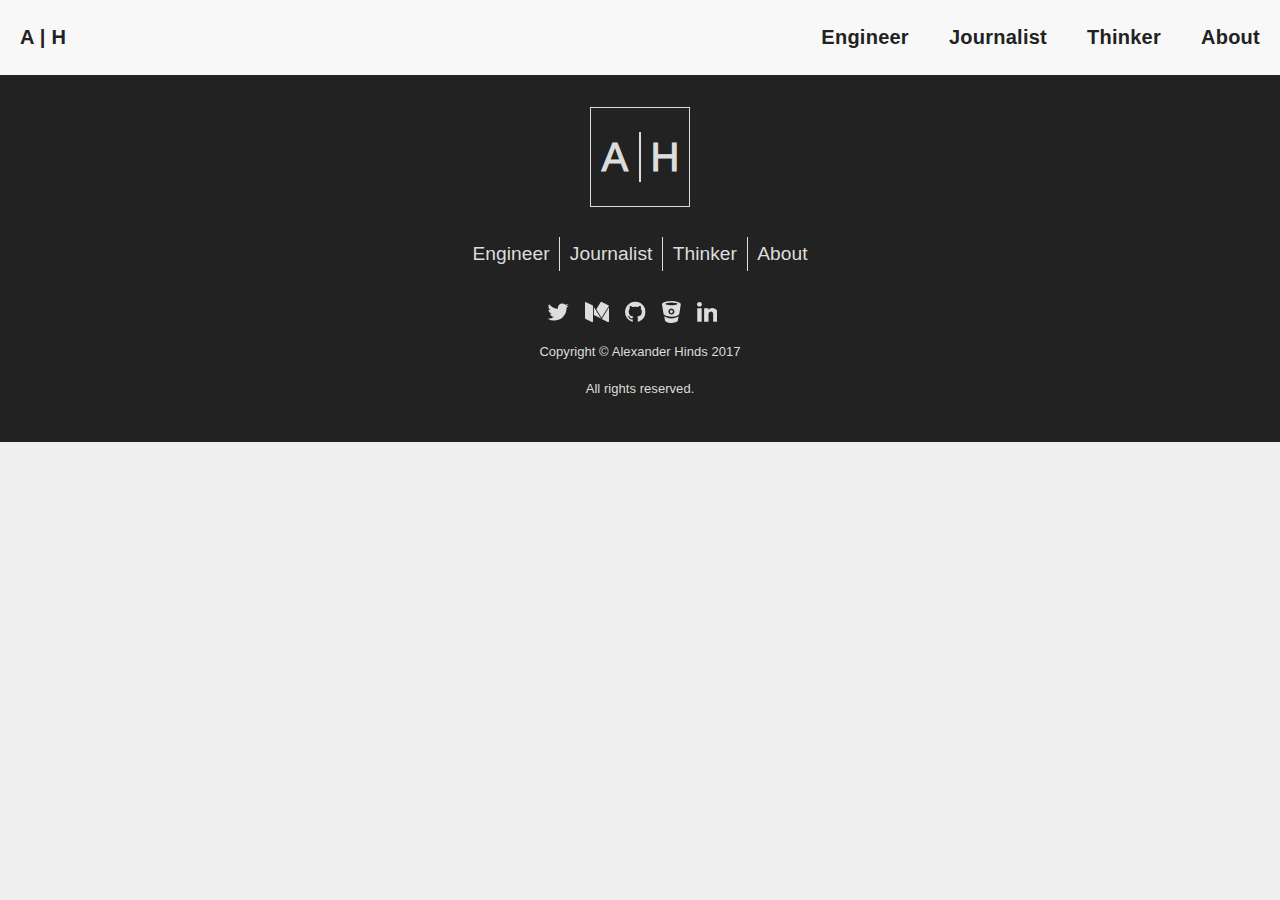
<file: index.html>
<!DOCTYPE html><html><head><meta charset="utf-8"><meta name="viewport" content="width=device-width,initial-scale=1"><meta name="keywords" content="alexander-hinds,al-hinds,portfolio,resume,teaching,al hinds"><meta name="robots" content="index,follow"><meta name="description" content="This is the homepage of journalist, software engineer Alex Hinds."><meta content="https://alhinds.com/static/og-image.jpg" property="og:image"><meta content="website" property="og:type"><meta content="1332" property="og:image:width"><meta content="1044" property="og:image:height"><meta content="Alex Hinds Portfolio" property="og:title"><meta content="Everything that I've done either lives here or can be found through here." property="og:description"><meta content="https://alhinds.com/" property="og:url"><link rel="icon" href="static/favicon.ico" type="image/x-icon"><title>Alex Hinds Portfolio</title><link href="/static/css/app.ef59bc26d54e1c05f39fcee5537ef4c7.css" rel="stylesheet"><script async="" src="https://www.google-analytics.com/analytics.js" charset="utf8"></script></head><body><div id="app"><!----> <div data-v-21658955=""><header data-v-34644e39="" data-v-21658955=""><figure data-v-21a8c8ef="" data-v-34644e39=""><svg data-v-21a8c8ef="" width="100" height="100" viewBox="0 0 100 100" xmlns="http://www.w3.org/2000/svg" class="logo" style="transform: scale(1.5);"><g data-v-21a8c8ef="" fill="#2c3e50" stroke="#2c3e50"><rect data-v-21a8c8ef="" x="0" y="0" width="100" height="100"></rect> <text data-v-21a8c8ef="" x="25" y="50" text-anchor="middle" alignment-baseline="central" scale="2">A</text> <text data-v-21a8c8ef="" x="75" y="50" text-anchor="middle" alignment-baseline="central" scale="2">H</text> <line data-v-21a8c8ef="" x1="50" y1="25" x2="50" y2="75"></line></g></svg></figure> <a data-v-34644e39="" href="#"><svg data-v-34644e39="" version="1.1" role="presentation" width="24" height="24" viewBox="0 0 1792 1792" class="fa-icon" style="font-size: 1.5em;"><path d="M1683 808l-742 741q-19 19-45 19t-45-19l-742-741q-19-19-19-45.5t19-45.5l166-165q19-19 45-19t45 19l531 531 531-531q19-19 45-19t45 19l166 165q19 19 19 45.5t-19 45.5z"></path> 
    <!----></svg></a></header> <section data-v-ac7d309a="" data-v-21658955="" id="bio" class="bio"><article data-v-ac7d309a="" class="lede"><!----> <aside data-v-ac7d309a="" class="copy"><p data-v-ac7d309a="">Got something cool on the boil? I'm interested. Hit me up.</p></aside> <a data-v-ac7d309a="" href="mailto:alex.hinds141@gmail.com"><figure data-v-ac7d309a=""><svg data-v-ac7d309a="" version="1.1" role="presentation" width="40" height="40" viewBox="0 0 1792 1792" class="fa-icon" style="font-size: 2.5em;"><path d="M1792 710v794q0 66-47 113t-113 47h-1472q-66 0-113-47t-47-113v-794q44 49 101 87 362 246 497 345 57 42 92.5 65.5t94.5 48 110 24.5h1 1q51 0 110-24.5t94.5-48 92.5-65.5q170-123 498-345 57-39 100-87zM1792 416q0 79-49 151t-122 123q-376 261-468 325-10 7-42.5 30.5t-54 38-52 32.5-57.5 27-50 9h-1-1q-23 0-50-9t-57.5-27-52-32.5-54-38-42.5-30.5q-91-64-262-182.5t-205-142.5q-62-42-117-115.5t-55-136.5q0-78 41.5-130t118.5-52h1472q65 0 112.5 47t47.5 113z"></path> 
    <!----></svg></figure> <h3 data-v-ac7d309a="">alex.hinds141@gmail.com</h3></a></article></section> <main data-v-21658955="" class="banners"><section data-v-60d9add4="" data-v-21658955="" id="tech"><article data-v-60d9add4="" class="header"><a data-v-60d9add4="" href="/engineer" class="header-link"><div data-v-60d9add4="" class="inner"><svg data-v-60d9add4="" version="1.1" role="presentation" width="32" height="29.866666666666667" viewBox="0 0 1920 1792" class="fa-icon" style="font-size: 2em;"><path d="M617 1399l-50 50q-10 10-23 10t-23-10l-466-466q-10-10-10-23t10-23l466-466q10-10 23-10t23 10l50 50q10 10 10 23t-10 23l-393 393 393 393q10 10 10 23t-10 23zM1208 332l-373 1291q-4 13-15.5 19.5t-23.5 2.5l-62-17q-13-4-19.5-15.5t-2.5-24.5l373-1291q4-13 15.5-19.5t23.5-2.5l62 17q13 4 19.5 15.5t2.5 24.5zM1865 983l-466 466q-10 10-23 10t-23-10l-50-50q-10-10-10-23t10-23l393-393-393-393q-10-10-10-23t10-23l50-50q10-10 23-10t23 10l466 466q10 10 10 23t-10 23z"></path> 
    <!----></svg> <h1 data-v-60d9add4="">Engineer</h1></div></a></article> <article data-v-60d9add4="" class="content"><p data-v-60d9add4=""><span data-v-60d9add4="">I'm a designer and engineer.</span> I believe good software is maintainable, testable, and shipped. I believe premature optimisation is evil. I don't forget the value of the aesthetic.</p> <a data-v-60d9add4="" href="/engineer" class="">&lt; More &gt;</a></article></section><section data-v-60d9add4="" data-v-21658955="" id="media"><article data-v-60d9add4="" class="header"><a data-v-60d9add4="" href="/journo" class="header-link"><div data-v-60d9add4="" class="inner"><svg data-v-60d9add4="" version="1.1" role="presentation" width="32" height="28" viewBox="0 0 2048 1792" class="fa-icon" style="font-size: 2em;"><path d="M1024 512h-384v384h384v-384zM1152 1152v128h-640v-128h640zM1152 384v640h-640v-640h640zM1792 1152v128h-512v-128h512zM1792 896v128h-512v-128h512zM1792 640v128h-512v-128h512zM1792 384v128h-512v-128h512zM256 1344v-960h-128v960q0 26 19 45t45 19 45-19 19-45zM1920 1344v-1088h-1536v1088q0 33-11 64h1483q26 0 45-19t19-45zM2048 128v1216q0 80-56 136t-136 56h-1664q-80 0-136-56t-56-136v-1088h256v-128h1792z"></path> 
    <!----></svg> <h1 data-v-60d9add4="">Journalist</h1></div></a></article> <article data-v-60d9add4="" class="content"><p data-v-60d9add4=""><span data-v-60d9add4="">I'm a journalist.</span> I've written for print and online, worked in television and have produced and run multiple podcasts.</p> <a data-v-60d9add4="" href="/journo" class="">&lt; More &gt;</a></article></section><section data-v-60d9add4="" data-v-21658955="" id="writing"><article data-v-60d9add4="" class="header"><a data-v-60d9add4="" href="/thinker" class="header-link"><div data-v-60d9add4="" class="inner"><svg data-v-60d9add4="" version="1.1" role="presentation" width="27.428571428571427" height="32" viewBox="0 0 1536 1792" class="fa-icon" style="font-size: 2em;"><path d="M363 1536l91-91-235-235-91 91v107h128v128h107zM886 608q0-22-22-22-10 0-17 7l-542 542q-7 7-7 17 0 22 22 22 10 0 17-7l542-542q7-7 7-17zM832 416l416 416-832 832h-416v-416zM1515 512q0 53-37 90l-166 166-416-416 166-165q36-38 90-38 53 0 91 38l235 234q37 39 37 91z"></path> 
    <!----></svg> <h1 data-v-60d9add4="">Writer</h1></div></a></article> <article data-v-60d9add4="" class="content"><p data-v-60d9add4=""><span data-v-60d9add4="">I'm a teacher and I blog.</span> I teach computer science at UNSW. I like to bring people along on my dev journeys by blogging and explaining my process.</p> <a data-v-60d9add4="" href="/thinker" class="">&lt; More &gt;</a></article></section><section data-v-60d9add4="" data-v-21658955="" id="skills"><article data-v-60d9add4="" class="header"><a data-v-60d9add4="" href="/about" class="header-link"><div data-v-60d9add4="" class="inner"><svg data-v-60d9add4="" version="1.1" role="presentation" width="32" height="29.866666666666667" viewBox="0 0 1920 1792" class="fa-icon" style="font-size: 2em;"><path d="M896 896q0-106-75-181t-181-75-181 75-75 181 75 181 181 75 181-75 75-181zM1664 1408q0-52-38-90t-90-38-90 38-38 90q0 53 37.5 90.5t90.5 37.5 90.5-37.5 37.5-90.5zM1664 384q0-52-38-90t-90-38-90 38-38 90q0 53 37.5 90.5t90.5 37.5 90.5-37.5 37.5-90.5zM1280 805v185q0 10-7 19.5t-16 10.5l-155 24q-11 35-32 76 34 48 90 115 7 11 7 20 0 12-7 19-23 30-82.5 89.5t-78.5 59.5q-11 0-21-7l-115-90q-37 19-77 31-11 108-23 155-7 24-30 24h-186q-11 0-20-7.5t-10-17.5l-23-153q-34-10-75-31l-118 89q-7 7-20 7-11 0-21-8-144-133-144-160 0-9 7-19 10-14 41-53t47-61q-23-44-35-82l-152-24q-10-1-17-9.5t-7-19.5v-185q0-10 7-19.5t16-10.5l155-24q11-35 32-76-34-48-90-115-7-11-7-20 0-12 7-20 22-30 82-89t79-59q11 0 21 7l115 90q34-18 77-32 11-108 23-154 7-24 30-24h186q11 0 20 7.5t10 17.5l23 153q34 10 75 31l118-89q8-7 20-7 11 0 21 8 144 133 144 160 0 8-7 19-12 16-42 54t-45 60q23 48 34 82l152 23q10 2 17 10.5t7 19.5zM1920 1338v140q0 16-149 31-12 27-30 52 51 113 51 138 0 4-4 7-122 71-124 71-8 0-46-47t-52-68q-20 2-30 2t-30-2q-14 21-52 68t-46 47q-2 0-124-71-4-3-4-7 0-25 51-138-18-25-30-52-149-15-149-31v-140q0-16 149-31 13-29 30-52-51-113-51-138 0-4 4-7 4-2 35-20t59-34 30-16q8 0 46 46.5t52 67.5q20-2 30-2t30 2q51-71 92-112l6-2q4 0 124 70 4 3 4 7 0 25-51 138 17 23 30 52 149 15 149 31zM1920 314v140q0 16-149 31-12 27-30 52 51 113 51 138 0 4-4 7-122 71-124 71-8 0-46-47t-52-68q-20 2-30 2t-30-2q-14 21-52 68t-46 47q-2 0-124-71-4-3-4-7 0-25 51-138-18-25-30-52-149-15-149-31v-140q0-16 149-31 13-29 30-52-51-113-51-138 0-4 4-7 4-2 35-20t59-34 30-16q8 0 46 46.5t52 67.5q20-2 30-2t30 2q51-71 92-112l6-2q4 0 124 70 4 3 4 7 0 25-51 138 17 23 30 52 149 15 149 31z"></path> 
    <!----></svg> <h1 data-v-60d9add4="">About</h1></div></a></article> <article data-v-60d9add4="" class="content"><p data-v-60d9add4=""><span data-v-60d9add4="">I've got a diverse skillset.</span> I pride myself on being the bridge between the technical and non-technical. I can comfortably sit in both worlds.</p> <a data-v-60d9add4="" href="/about" class="">&lt; More &gt;</a></article></section></main></div> <footer data-v-ee5817da=""><a data-v-ee5817da="" href="/" class="highlight-logo router-link-exact-active router-link-active"><figure data-v-21a8c8ef="" data-v-ee5817da=""><svg data-v-21a8c8ef="" width="100" height="100" viewBox="0 0 100 100" xmlns="http://www.w3.org/2000/svg" class="logo" style="transform: scale(1);"><g data-v-21a8c8ef="" fill="#ddd" stroke="#ddd"><rect data-v-21a8c8ef="" x="0" y="0" width="100" height="100"></rect> <text data-v-21a8c8ef="" x="25" y="50" text-anchor="middle" alignment-baseline="central" scale="2">A</text> <text data-v-21a8c8ef="" x="75" y="50" text-anchor="middle" alignment-baseline="central" scale="2">H</text> <line data-v-21a8c8ef="" x1="50" y1="25" x2="50" y2="75"></line></g></svg></figure></a> <nav data-v-1af0261d="" data-v-ee5817da=""><ul data-v-1af0261d=""><li data-v-1af0261d=""><a data-v-1af0261d="" href="/engineer" class="">Engineer</a></li><li data-v-1af0261d=""><a data-v-1af0261d="" href="/journo" class="">Journalist</a></li><li data-v-1af0261d=""><a data-v-1af0261d="" href="/thinker" class="">Thinker</a></li><li data-v-1af0261d=""><a data-v-1af0261d="" href="/about" class="">About</a></li></ul></nav> <div data-v-ee5817da="" class="social-icons"><a data-v-ee5817da="" href="https://twitter.com/al_hinds" target="_blank"><svg data-v-ee5817da="" version="1.1" role="presentation" width="22.285714285714285" height="24" viewBox="0 0 22.285714285714285 24" class="icon-frame fa-icon" style="font-size: 1.5em;"><svg data-v-ee5817da="" version="1.1" role="presentation" width="22.285714285714285" height="24" viewBox="0 0 1664 1792" class="fa-icon twitter" x="0" y="0" style="font-size: 1.5em;"><path d="M1620 408q-67 98-162 167 1 14 1 42 0 130-38 259.5t-115.5 248.5-184.5 210.5-258 146-323 54.5q-271 0-496-145 35 4 78 4 225 0 401-138-105-2-188-64.5t-114-159.5q33 5 61 5 43 0 85-11-112-23-185.5-111.5t-73.5-205.5v-4q68 38 146 41-66-44-105-115t-39-154q0-88 44-163 121 149 294.5 238.5t371.5 99.5q-8-38-8-74 0-134 94.5-228.5t228.5-94.5q140 0 236 102 109-21 205-78-37 115-142 178 93-10 186-50z"></path> 
    <!----></svg></svg></a><a data-v-ee5817da="" href="https://medium.com/@al_hinds" target="_blank"><svg data-v-ee5817da="" version="1.1" role="presentation" width="24" height="24" viewBox="0 0 24 24" class="icon-frame fa-icon" style="font-size: 1.5em;"><svg data-v-ee5817da="" version="1.1" role="presentation" width="24" height="24" viewBox="0 0 1792 1792" class="fa-icon medium" x="0" y="0" style="font-size: 1.5em;"><path d="M597 421v1173q0 25-12.5 42.5t-36.5 17.5q-17 0-33-8l-465-233q-21-10-35.5-33.5t-14.5-46.5v-1140q0-20 10-34t29-14q14 0 44 15l511 256q3 3 3 5zM661 522l534 866-534-266v-600zM1792 540v1054q0 25-14 40.5t-38 15.5-47-13l-441-220zM1789 420q0 3-256.5 419.5t-300.5 487.5l-390-634 324-527q17-28 52-28 14 0 26 6l541 270q4 2 4 6z"></path> 
    <!----></svg></svg></a><a data-v-ee5817da="" href="https://github.com/DarkPurple141/" target="_blank"><svg data-v-ee5817da="" version="1.1" role="presentation" width="20.57142857142857" height="24" viewBox="0 0 20.57142857142857 24" class="icon-frame fa-icon" style="font-size: 1.5em;"><svg data-v-ee5817da="" version="1.1" role="presentation" width="20.57142857142857" height="24" viewBox="0 0 1536 1792" class="fa-icon github" x="0" y="0" style="font-size: 1.5em;"><path d="M768 128q209 0 385.5 103t279.5 279.5 103 385.5q0 251-146.5 451.5t-378.5 277.5q-27 5-40-7t-13-30q0-3 0.5-76.5t0.5-134.5q0-97-52-142 57-6 102.5-18t94-39 81-66.5 53-105 20.5-150.5q0-119-79-206 37-91-8-204-28-9-81 11t-92 44l-38 24q-93-26-192-26t-192 26q-16-11-42.5-27t-83.5-38.5-85-13.5q-45 113-8 204-79 87-79 206 0 85 20.5 150t52.5 105 80.5 67 94 39 102.5 18q-39 36-49 103-21 10-45 15t-57 5-65.5-21.5-55.5-62.5q-19-32-48.5-52t-49.5-24l-20-3q-21 0-29 4.5t-5 11.5 9 14 13 12l7 5q22 10 43.5 38t31.5 51l10 23q13 38 44 61.5t67 30 69.5 7 55.5-3.5l23-4q0 38 0.5 88.5t0.5 54.5q0 18-13 30t-40 7q-232-77-378.5-277.5t-146.5-451.5q0-209 103-385.5t279.5-279.5 385.5-103zM291 1231q3-7-7-12-10-3-13 2-3 7 7 12 9 6 13-2zM322 1265q7-5-2-16-10-9-16-3-7 5 2 16 10 10 16 3zM352 1310q9-7 0-19-8-13-17-6-9 5 0 18t17 7zM394 1352q8-8-4-19-12-12-20-3-9 8 4 19 12 12 20 3zM451 1377q3-11-13-16-15-4-19 7t13 15q15 6 19-6zM514 1382q0-13-17-11-16 0-16 11 0 13 17 11 16 0 16-11zM572 1372q-2-11-18-9-16 3-14 15t18 8 14-14z"></path> 
    <!----></svg></svg></a><a data-v-ee5817da="" href="https://bitbucket.org/DarkPurple141/" target="_blank"><svg data-v-ee5817da="" version="1.1" role="presentation" width="18.857142857142858" height="24" viewBox="0 0 18.857142857142858 24" class="icon-frame fa-icon" style="font-size: 1.5em;"><svg data-v-ee5817da="" version="1.1" role="presentation" width="18.857142857142858" height="24" viewBox="0 0 1408 1792" class="fa-icon bitbucket" x="0" y="0" style="font-size: 1.5em;"><path d="M815 859q8 63-50.5 101t-111.5 6q-39-17-53.5-58t-0.5-82 52-58q36-18 72.5-12t64 35.5 27.5 67.5zM926 838q-14-107-113-164t-197-13q-63 28-100.5 88.5t-34.5 129.5q4 91 77.5 155t165.5 56q91-8 152-84t50-168zM1165 296q-20-27-56-44.5t-58-22-71-12.5q-291-47-566 2-43 7-66 12t-55 22-50 43q30 28 76 45.5t73.5 22 87.5 11.5q228 29 448 1 63-8 89.5-12t72.5-21.5 75-46.5zM1222 1331q-8 26-15.5 76.5t-14 84-28.5 70-58 56.5q-86 48-189.5 71.5t-202 22-201.5-18.5q-46-8-81.5-18t-76.5-27-73-43.5-52-61.5q-25-96-57-292l6-16 18-9q223 148 506.5 148t507.5-148q21 6 24 23t-5 45-8 37zM1403 370q-26 167-111 655-5 30-27 56t-43.5 40-54.5 31q-252 126-610 88-248-27-394-139-15-12-25.5-26.5t-17-35-9-34-6-39.5-5.5-35q-9-50-26.5-150t-28-161.5-23.5-147.5-22-158q3-26 17.5-48.5t31.5-37.5 45-30 46-22.5 48-18.5q125-46 313-64 379-37 676 50 155 46 215 122 16 20 16.5 51t-5.5 54z"></path> 
    <!----></svg></svg></a><a data-v-ee5817da="" href="https://www.linkedin.com/in/alex-hinds-12449660/" target="_blank"><svg data-v-ee5817da="" version="1.1" role="presentation" width="20.57142857142857" height="24" viewBox="0 0 20.57142857142857 24" class="icon-frame fa-icon" style="font-size: 1.5em;"><svg data-v-ee5817da="" version="1.1" role="presentation" width="20.57142857142857" height="24" viewBox="0 0 1536 1792" class="fa-icon linkedin" x="0" y="0" style="font-size: 1.5em;"><path d="M349 625v991h-330v-991h330zM370 319q1 73-50.5 122t-135.5 49h-2q-82 0-132-49t-50-122q0-74 51.5-122.5t134.5-48.5 133 48.5 51 122.5zM1536 1048v568h-329v-530q0-105-40.5-164.5t-126.5-59.5q-63 0-105.5 34.5t-63.5 85.5q-11 30-11 81v553h-329q2-399 2-647t-1-296l-1-48h329v144h-2q20-32 41-56t56.5-52 87-43.5 114.5-15.5q171 0 275 113.5t104 332.5z"></path> 
    <!----></svg></svg></a></div> <div data-v-ee5817da="" class="copyright"><p data-v-ee5817da="">Copyright © Alexander Hinds 2017</p> <p data-v-ee5817da="">All rights reserved.</p></div></footer></div><script type="text/javascript" src="/static/js/manifest.2ae2e69a05c33dfc65f8.js"></script><script type="text/javascript" src="/static/js/vendor.3f8ed25c76d58f1ee97b.js"></script><script type="text/javascript" src="/static/js/app.d67f37e44bdf33c7b666.js"></script></body></html>
</file>
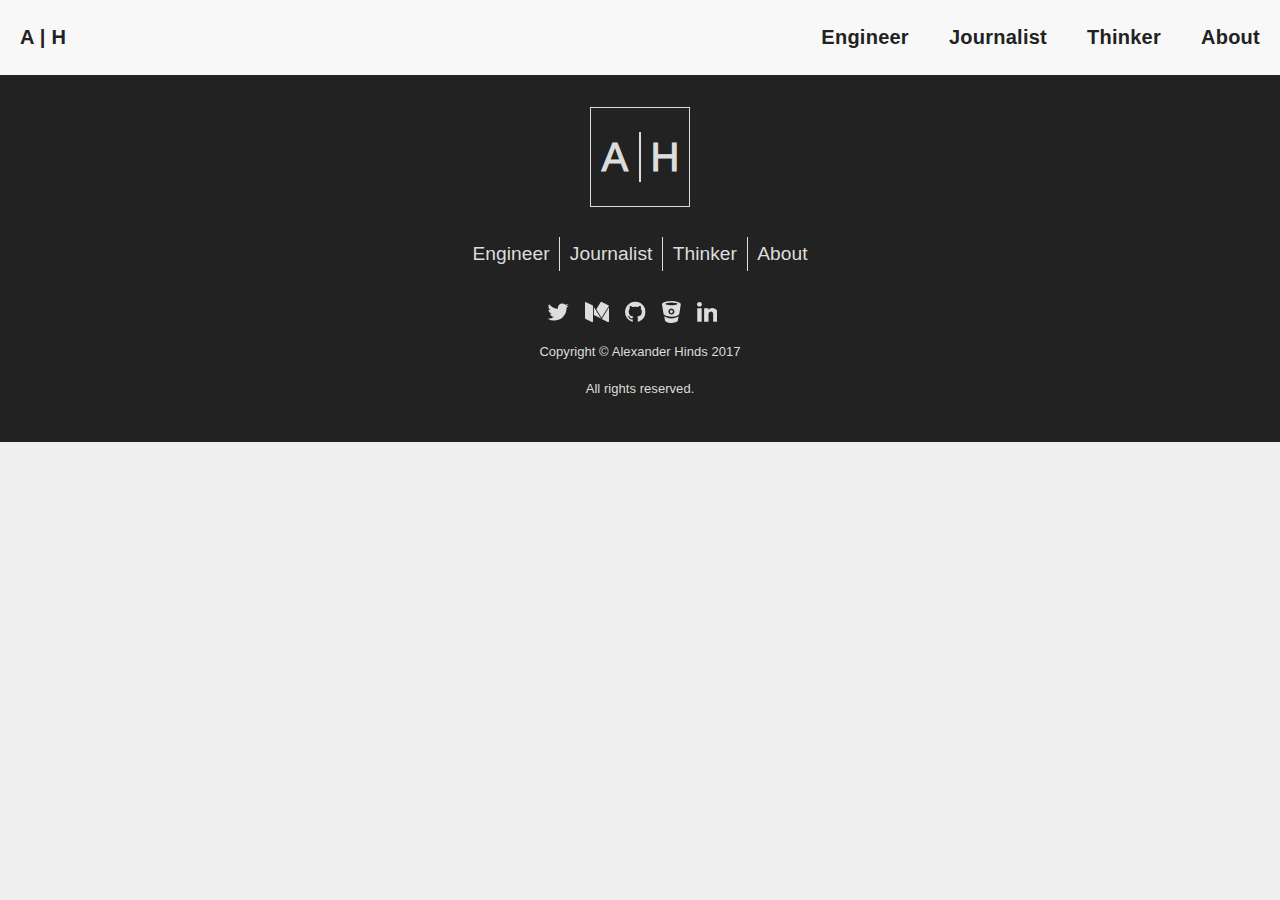
<file: about/index.html>
<!DOCTYPE html><html><head><meta charset="utf-8"><meta name="viewport" content="width=device-width,initial-scale=1"><meta name="keywords" content="alexander-hinds,al-hinds,portfolio,resume,teaching,al hinds"><meta name="robots" content="index,follow"><meta name="description" content="This is the homepage of journalist, software engineer Alex Hinds."><meta content="https://alhinds.com/static/og-image.jpg" property="og:image"><meta content="website" property="og:type"><meta content="1332" property="og:image:width"><meta content="1044" property="og:image:height"><meta content="Alex Hinds Portfolio" property="og:title"><meta content="Everything that I've done either lives here or can be found through here." property="og:description"><meta content="https://alhinds.com/" property="og:url"><link rel="icon" href="static/favicon.ico" type="image/x-icon"><title>Alex Hinds Portfolio</title><link href="/static/css/app.ef59bc26d54e1c05f39fcee5537ef4c7.css" rel="stylesheet"><script async="" src="https://www.google-analytics.com/analytics.js" charset="utf8"></script></head><body><div id="app"><nav data-v-e1ba8d58=""><section data-v-e1ba8d58=""><a data-v-e1ba8d58="" href="/" class="router-link-active">
            A | H
      </a></section> <section data-v-5206696a="" data-v-e1ba8d58="" class="right-nav"><nav data-v-5206696a="" class="dropdown"><svg data-v-5206696a="" version="1.1" role="presentation" width="20.57142857142857" height="24" viewBox="0 0 1536 1792" class="menu-icon fa-icon" style="font-size: 1.5em;"><path d="M1536 1344v128q0 26-19 45t-45 19h-1408q-26 0-45-19t-19-45v-128q0-26 19-45t45-19h1408q26 0 45 19t19 45zM1536 832v128q0 26-19 45t-45 19h-1408q-26 0-45-19t-19-45v-128q0-26 19-45t45-19h1408q26 0 45 19t19 45zM1536 320v128q0 26-19 45t-45 19h-1408q-26 0-45-19t-19-45v-128q0-26 19-45t45-19h1408q26 0 45 19t19 45z"></path> 
    <!----></svg> <div data-v-5206696a="" class="dropdown-content"><a data-v-5206696a="" href="/engineer" class=""><h2 data-v-5206696a="">Engineer</h2></a><a data-v-5206696a="" href="/journo" class=""><h2 data-v-5206696a="">Journalist</h2></a><a data-v-5206696a="" href="/thinker" class=""><h2 data-v-5206696a="">Thinker</h2></a><a data-v-5206696a="" href="/about" class="router-link-exact-active router-link-active"><h2 data-v-5206696a="">About</h2></a></div></nav> <nav data-v-5206696a="" class="fullscreen"><a data-v-5206696a="" href="/engineer" class="">
         Engineer
      </a><a data-v-5206696a="" href="/journo" class="">
         Journalist
      </a><a data-v-5206696a="" href="/thinker" class="">
         Thinker
      </a><a data-v-5206696a="" href="/about" class="router-link-exact-active router-link-active">
         About
      </a></nav></section></nav> <div data-v-96ab4190=""><main data-v-96ab4190=""><section data-v-96ab4190="" class="description"><article data-v-96ab4190=""><figure data-v-96ab4190=""><img data-v-96ab4190="" src="/static/images/profile.jpg" alt="Alex Hinds profile"></figure> <h2 data-v-96ab4190="">Hi, I'm Alex.</h2> <aside data-v-96ab4190=""><p data-v-96ab4190="">I'm currently based in Sydney, Australia. I've always loved to build and create useful and exciting things and show them to the world.</p><p data-v-96ab4190="">Software and the web have a magical way of giving this passion an outlet.</p><p data-v-96ab4190="">I like to write and teach too. You can find various blogs of mine floating around and on this website.</p><p data-v-96ab4190="">I'm a big fan of the open source community and love to chip in where I can. I'm always on the lookout for interesting projects to get involved with and passionate people to meet.</p></aside></article> <section data-v-96ab4190=""><aside data-v-96ab4190=""><h2 data-v-96ab4190="">Languages</h2> <div data-v-492eb9f0="" data-v-96ab4190=""><ul data-v-492eb9f0=""><li data-v-492eb9f0="" class="lang-icons"><i data-v-05766d24="" data-v-492eb9f0=""><img data-v-05766d24="" title="python" src="https://upload.wikimedia.org/wikipedia/commons/0/0a/Python.svg"></i></li><li data-v-492eb9f0="" class="lang-icons"><i data-v-05766d24="" data-v-492eb9f0=""><img data-v-05766d24="" title="java" src="https://upload.wikimedia.org/wikipedia/en/3/30/Java_programming_language_logo.svg"></i></li><li data-v-492eb9f0="" class="lang-icons"><i data-v-05766d24="" data-v-492eb9f0=""><img data-v-05766d24="" title="javascript" src="https://upload.wikimedia.org/wikipedia/commons/9/99/Unofficial_JavaScript_logo_2.svg"></i></li><li data-v-492eb9f0="" class="lang-icons"><i data-v-05766d24="" data-v-492eb9f0=""><img data-v-05766d24="" title="c" src="/static/images/icons/c.png"></i></li><li data-v-492eb9f0="" class="lang-icons"><i data-v-05766d24="" data-v-492eb9f0=""><img data-v-05766d24="" title="css" src="https://upload.wikimedia.org/wikipedia/commons/d/d5/CSS3_logo_and_wordmark.svg"></i></li><li data-v-492eb9f0="" class="lang-icons"><i data-v-05766d24="" data-v-492eb9f0=""><img data-v-05766d24="" title="html" src="https://upload.wikimedia.org/wikipedia/commons/6/61/HTML5_logo_and_wordmark.svg"></i></li><li data-v-492eb9f0="" class="lang-icons"><i data-v-05766d24="" data-v-492eb9f0=""><img data-v-05766d24="" title="markdown" src="/static/images/icons/markdown.svg"></i></li></ul></div></aside> <aside data-v-96ab4190=""><h2 data-v-96ab4190="">Tools</h2> <div data-v-492eb9f0="" data-v-96ab4190=""><ul data-v-492eb9f0=""><li data-v-492eb9f0="" class="lang-icons"><i data-v-05766d24="" data-v-492eb9f0=""><img data-v-05766d24="" title="vuejs" src="https://vuejs.org/images/logo.png"></i></li><li data-v-492eb9f0="" class="lang-icons"><i data-v-05766d24="" data-v-492eb9f0=""><img data-v-05766d24="" title="paperjs" src="/static/images/icons/paperjs.jpg"></i></li><li data-v-492eb9f0="" class="lang-icons"><i data-v-05766d24="" data-v-492eb9f0=""><img data-v-05766d24="" title="node" src="https://upload.wikimedia.org/wikipedia/commons/d/d9/Node.js_logo.svg"></i></li><li data-v-492eb9f0="" class="lang-icons"><i data-v-05766d24="" data-v-492eb9f0=""><img data-v-05766d24="" title="npm" src="https://upload.wikimedia.org/wikipedia/commons/d/db/Npm-logo.svg"></i></li><li data-v-492eb9f0="" class="lang-icons"><i data-v-05766d24="" data-v-492eb9f0=""><img data-v-05766d24="" title="linux" src="https://upload.wikimedia.org/wikipedia/commons/thumb/3/35/Tux.svg/1200px-Tux.svg.png"></i></li><li data-v-492eb9f0="" class="lang-icons"><i data-v-05766d24="" data-v-492eb9f0=""><img data-v-05766d24="" title="macOS" src="https://upload.wikimedia.org/wikipedia/commons/f/fa/Apple_logo_black.svg"></i></li><li data-v-492eb9f0="" class="lang-icons"><i data-v-05766d24="" data-v-492eb9f0=""><img data-v-05766d24="" title="mongodb" src="https://upload.wikimedia.org/wikipedia/en/4/45/MongoDB-Logo.svg"></i></li><li data-v-492eb9f0="" class="lang-icons"><i data-v-05766d24="" data-v-492eb9f0=""><img data-v-05766d24="" title="postgresql" src="https://wiki.postgresql.org/images/a/a4/PostgreSQL_logo.3colors.svg"></i></li><li data-v-492eb9f0="" class="lang-icons"><i data-v-05766d24="" data-v-492eb9f0=""><img data-v-05766d24="" title="git" src="https://git-scm.com/images/logos/downloads/Git-Icon-1788C.png"></i></li></ul></div></aside></section></section></main> <section data-v-ac7d309a="" data-v-96ab4190="" class="seperator"><article data-v-ac7d309a="" class="lede"><aside data-v-ac7d309a=""><p data-v-ac7d309a="">Honestly, I just came here for a resumé.</p> <a data-v-ac7d309a="" href="/static/resume.pdf"><figure data-v-ac7d309a=""><svg data-v-ac7d309a="" version="1.1" role="presentation" width="34.285714285714285" height="40" viewBox="0 0 1536 1792" class="fa-icon" style="font-size: 2.5em;"><path d="M1024 512v-472q22 14 36 28l408 408q14 14 28 36h-472zM896 544q0 40 28 68t68 28h544v1056q0 40-28 68t-68 28h-1344q-40 0-68-28t-28-68v-1600q0-40 28-68t68-28h800v544z"></path> 
    <!----></svg></figure> <h3 data-v-ac7d309a="">Resume.pdf</h3></a></aside> <!----> <!----></article></section></div> <footer data-v-ee5817da=""><a data-v-ee5817da="" href="/" class="highlight-logo router-link-active"><figure data-v-21a8c8ef="" data-v-ee5817da=""><svg data-v-21a8c8ef="" width="100" height="100" viewBox="0 0 100 100" xmlns="http://www.w3.org/2000/svg" class="logo" style="transform: scale(1);"><g data-v-21a8c8ef="" fill="#ddd" stroke="#ddd"><rect data-v-21a8c8ef="" x="0" y="0" width="100" height="100"></rect> <text data-v-21a8c8ef="" x="25" y="50" text-anchor="middle" alignment-baseline="central" scale="2">A</text> <text data-v-21a8c8ef="" x="75" y="50" text-anchor="middle" alignment-baseline="central" scale="2">H</text> <line data-v-21a8c8ef="" x1="50" y1="25" x2="50" y2="75"></line></g></svg></figure></a> <nav data-v-1af0261d="" data-v-ee5817da=""><ul data-v-1af0261d=""><li data-v-1af0261d=""><a data-v-1af0261d="" href="/engineer" class="">Engineer</a></li><li data-v-1af0261d=""><a data-v-1af0261d="" href="/journo" class="">Journalist</a></li><li data-v-1af0261d=""><a data-v-1af0261d="" href="/thinker" class="">Thinker</a></li><li data-v-1af0261d=""><a data-v-1af0261d="" href="/about" class="router-link-exact-active router-link-active">About</a></li></ul></nav> <div data-v-ee5817da="" class="social-icons"><a data-v-ee5817da="" href="https://twitter.com/al_hinds" target="_blank"><svg data-v-ee5817da="" version="1.1" role="presentation" width="22.285714285714285" height="24" viewBox="0 0 22.285714285714285 24" class="icon-frame fa-icon" style="font-size: 1.5em;"><svg data-v-ee5817da="" version="1.1" role="presentation" width="22.285714285714285" height="24" viewBox="0 0 1664 1792" class="fa-icon twitter" x="0" y="0" style="font-size: 1.5em;"><path d="M1620 408q-67 98-162 167 1 14 1 42 0 130-38 259.5t-115.5 248.5-184.5 210.5-258 146-323 54.5q-271 0-496-145 35 4 78 4 225 0 401-138-105-2-188-64.5t-114-159.5q33 5 61 5 43 0 85-11-112-23-185.5-111.5t-73.5-205.5v-4q68 38 146 41-66-44-105-115t-39-154q0-88 44-163 121 149 294.5 238.5t371.5 99.5q-8-38-8-74 0-134 94.5-228.5t228.5-94.5q140 0 236 102 109-21 205-78-37 115-142 178 93-10 186-50z"></path> 
    <!----></svg></svg></a><a data-v-ee5817da="" href="https://medium.com/@al_hinds" target="_blank"><svg data-v-ee5817da="" version="1.1" role="presentation" width="24" height="24" viewBox="0 0 24 24" class="icon-frame fa-icon" style="font-size: 1.5em;"><svg data-v-ee5817da="" version="1.1" role="presentation" width="24" height="24" viewBox="0 0 1792 1792" class="fa-icon medium" x="0" y="0" style="font-size: 1.5em;"><path d="M597 421v1173q0 25-12.5 42.5t-36.5 17.5q-17 0-33-8l-465-233q-21-10-35.5-33.5t-14.5-46.5v-1140q0-20 10-34t29-14q14 0 44 15l511 256q3 3 3 5zM661 522l534 866-534-266v-600zM1792 540v1054q0 25-14 40.5t-38 15.5-47-13l-441-220zM1789 420q0 3-256.5 419.5t-300.5 487.5l-390-634 324-527q17-28 52-28 14 0 26 6l541 270q4 2 4 6z"></path> 
    <!----></svg></svg></a><a data-v-ee5817da="" href="https://github.com/DarkPurple141/" target="_blank"><svg data-v-ee5817da="" version="1.1" role="presentation" width="20.57142857142857" height="24" viewBox="0 0 20.57142857142857 24" class="icon-frame fa-icon" style="font-size: 1.5em;"><svg data-v-ee5817da="" version="1.1" role="presentation" width="20.57142857142857" height="24" viewBox="0 0 1536 1792" class="fa-icon github" x="0" y="0" style="font-size: 1.5em;"><path d="M768 128q209 0 385.5 103t279.5 279.5 103 385.5q0 251-146.5 451.5t-378.5 277.5q-27 5-40-7t-13-30q0-3 0.5-76.5t0.5-134.5q0-97-52-142 57-6 102.5-18t94-39 81-66.5 53-105 20.5-150.5q0-119-79-206 37-91-8-204-28-9-81 11t-92 44l-38 24q-93-26-192-26t-192 26q-16-11-42.5-27t-83.5-38.5-85-13.5q-45 113-8 204-79 87-79 206 0 85 20.5 150t52.5 105 80.5 67 94 39 102.5 18q-39 36-49 103-21 10-45 15t-57 5-65.5-21.5-55.5-62.5q-19-32-48.5-52t-49.5-24l-20-3q-21 0-29 4.5t-5 11.5 9 14 13 12l7 5q22 10 43.5 38t31.5 51l10 23q13 38 44 61.5t67 30 69.5 7 55.5-3.5l23-4q0 38 0.5 88.5t0.5 54.5q0 18-13 30t-40 7q-232-77-378.5-277.5t-146.5-451.5q0-209 103-385.5t279.5-279.5 385.5-103zM291 1231q3-7-7-12-10-3-13 2-3 7 7 12 9 6 13-2zM322 1265q7-5-2-16-10-9-16-3-7 5 2 16 10 10 16 3zM352 1310q9-7 0-19-8-13-17-6-9 5 0 18t17 7zM394 1352q8-8-4-19-12-12-20-3-9 8 4 19 12 12 20 3zM451 1377q3-11-13-16-15-4-19 7t13 15q15 6 19-6zM514 1382q0-13-17-11-16 0-16 11 0 13 17 11 16 0 16-11zM572 1372q-2-11-18-9-16 3-14 15t18 8 14-14z"></path> 
    <!----></svg></svg></a><a data-v-ee5817da="" href="https://bitbucket.org/DarkPurple141/" target="_blank"><svg data-v-ee5817da="" version="1.1" role="presentation" width="18.857142857142858" height="24" viewBox="0 0 18.857142857142858 24" class="icon-frame fa-icon" style="font-size: 1.5em;"><svg data-v-ee5817da="" version="1.1" role="presentation" width="18.857142857142858" height="24" viewBox="0 0 1408 1792" class="fa-icon bitbucket" x="0" y="0" style="font-size: 1.5em;"><path d="M815 859q8 63-50.5 101t-111.5 6q-39-17-53.5-58t-0.5-82 52-58q36-18 72.5-12t64 35.5 27.5 67.5zM926 838q-14-107-113-164t-197-13q-63 28-100.5 88.5t-34.5 129.5q4 91 77.5 155t165.5 56q91-8 152-84t50-168zM1165 296q-20-27-56-44.5t-58-22-71-12.5q-291-47-566 2-43 7-66 12t-55 22-50 43q30 28 76 45.5t73.5 22 87.5 11.5q228 29 448 1 63-8 89.5-12t72.5-21.5 75-46.5zM1222 1331q-8 26-15.5 76.5t-14 84-28.5 70-58 56.5q-86 48-189.5 71.5t-202 22-201.5-18.5q-46-8-81.5-18t-76.5-27-73-43.5-52-61.5q-25-96-57-292l6-16 18-9q223 148 506.5 148t507.5-148q21 6 24 23t-5 45-8 37zM1403 370q-26 167-111 655-5 30-27 56t-43.5 40-54.5 31q-252 126-610 88-248-27-394-139-15-12-25.5-26.5t-17-35-9-34-6-39.5-5.5-35q-9-50-26.5-150t-28-161.5-23.5-147.5-22-158q3-26 17.5-48.5t31.5-37.5 45-30 46-22.5 48-18.5q125-46 313-64 379-37 676 50 155 46 215 122 16 20 16.5 51t-5.5 54z"></path> 
    <!----></svg></svg></a><a data-v-ee5817da="" href="https://www.linkedin.com/in/alex-hinds-12449660/" target="_blank"><svg data-v-ee5817da="" version="1.1" role="presentation" width="20.57142857142857" height="24" viewBox="0 0 20.57142857142857 24" class="icon-frame fa-icon" style="font-size: 1.5em;"><svg data-v-ee5817da="" version="1.1" role="presentation" width="20.57142857142857" height="24" viewBox="0 0 1536 1792" class="fa-icon linkedin" x="0" y="0" style="font-size: 1.5em;"><path d="M349 625v991h-330v-991h330zM370 319q1 73-50.5 122t-135.5 49h-2q-82 0-132-49t-50-122q0-74 51.5-122.5t134.5-48.5 133 48.5 51 122.5zM1536 1048v568h-329v-530q0-105-40.5-164.5t-126.5-59.5q-63 0-105.5 34.5t-63.5 85.5q-11 30-11 81v553h-329q2-399 2-647t-1-296l-1-48h329v144h-2q20-32 41-56t56.5-52 87-43.5 114.5-15.5q171 0 275 113.5t104 332.5z"></path> 
    <!----></svg></svg></a></div> <div data-v-ee5817da="" class="copyright"><p data-v-ee5817da="">Copyright © Alexander Hinds 2017</p> <p data-v-ee5817da="">All rights reserved.</p></div></footer></div><script type="text/javascript" src="/static/js/manifest.2ae2e69a05c33dfc65f8.js"></script><script type="text/javascript" src="/static/js/vendor.3f8ed25c76d58f1ee97b.js"></script><script type="text/javascript" src="/static/js/app.d67f37e44bdf33c7b666.js"></script></body></html>
</file>
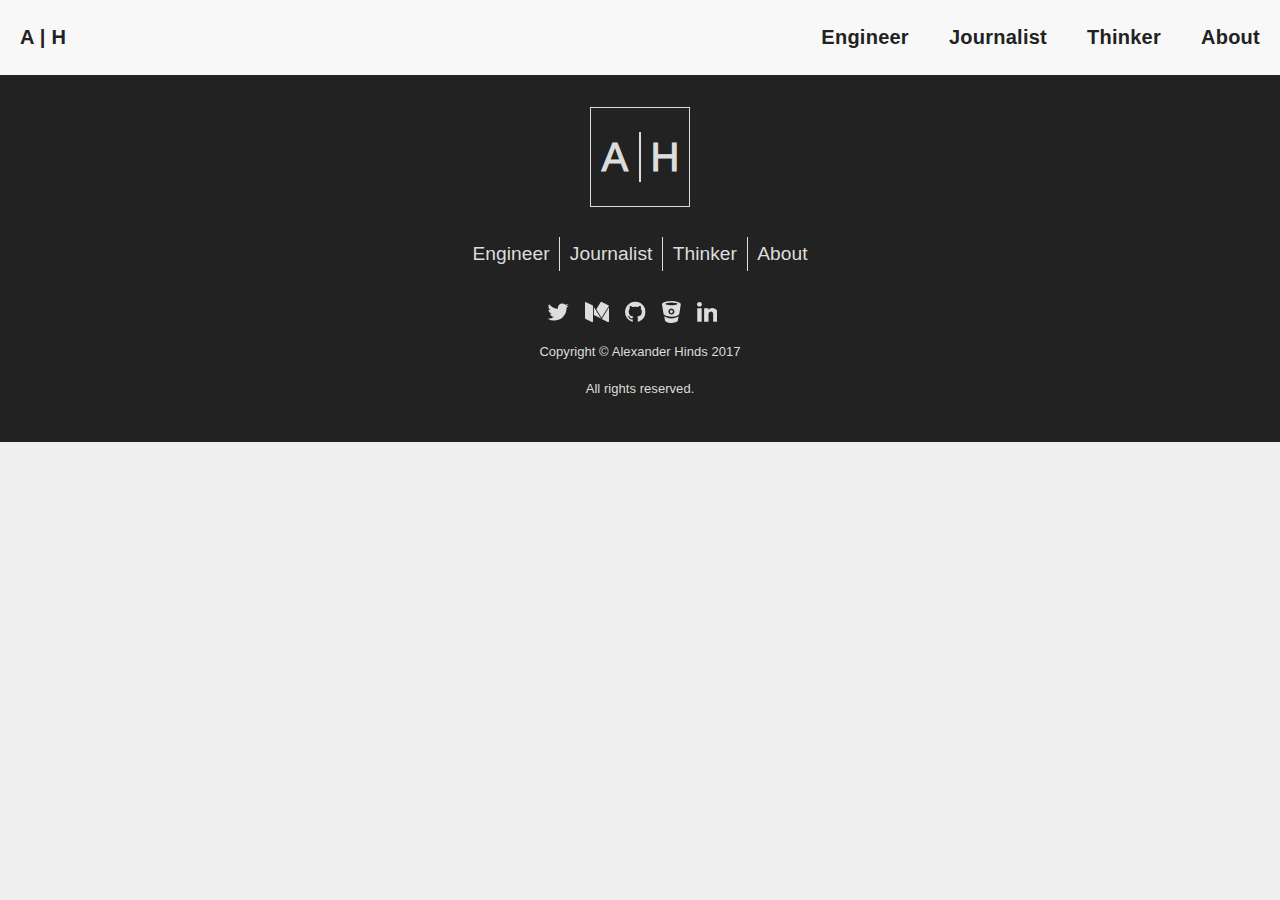
<file: engineer/index.html>
<!DOCTYPE html><html><head><meta charset="utf-8"><meta name="viewport" content="width=device-width,initial-scale=1"><meta name="keywords" content="alexander-hinds,al-hinds,portfolio,resume,teaching,al hinds"><meta name="robots" content="index,follow"><meta name="description" content="This is the homepage of journalist, software engineer Alex Hinds."><meta content="https://alhinds.com/static/og-image.jpg" property="og:image"><meta content="website" property="og:type"><meta content="1332" property="og:image:width"><meta content="1044" property="og:image:height"><meta content="Alex Hinds Portfolio" property="og:title"><meta content="Everything that I've done either lives here or can be found through here." property="og:description"><meta content="https://alhinds.com/" property="og:url"><link rel="icon" href="static/favicon.ico" type="image/x-icon"><title>Alex Hinds Portfolio</title><link href="/static/css/app.ef59bc26d54e1c05f39fcee5537ef4c7.css" rel="stylesheet"><script async="" src="https://www.google-analytics.com/analytics.js" charset="utf8"></script></head><body><div id="app"><nav data-v-e1ba8d58=""><section data-v-e1ba8d58=""><a data-v-e1ba8d58="" href="/" class="router-link-active">
            A | H
      </a></section> <section data-v-5206696a="" data-v-e1ba8d58="" class="right-nav"><nav data-v-5206696a="" class="dropdown"><svg data-v-5206696a="" version="1.1" role="presentation" width="20.57142857142857" height="24" viewBox="0 0 1536 1792" class="menu-icon fa-icon" style="font-size: 1.5em;"><path d="M1536 1344v128q0 26-19 45t-45 19h-1408q-26 0-45-19t-19-45v-128q0-26 19-45t45-19h1408q26 0 45 19t19 45zM1536 832v128q0 26-19 45t-45 19h-1408q-26 0-45-19t-19-45v-128q0-26 19-45t45-19h1408q26 0 45 19t19 45zM1536 320v128q0 26-19 45t-45 19h-1408q-26 0-45-19t-19-45v-128q0-26 19-45t45-19h1408q26 0 45 19t19 45z"></path> 
    <!----></svg> <div data-v-5206696a="" class="dropdown-content"><a data-v-5206696a="" href="/engineer" class="router-link-exact-active router-link-active"><h2 data-v-5206696a="">Engineer</h2></a><a data-v-5206696a="" href="/journo" class=""><h2 data-v-5206696a="">Journalist</h2></a><a data-v-5206696a="" href="/thinker" class=""><h2 data-v-5206696a="">Thinker</h2></a><a data-v-5206696a="" href="/about" class=""><h2 data-v-5206696a="">About</h2></a></div></nav> <nav data-v-5206696a="" class="fullscreen"><a data-v-5206696a="" href="/engineer" class="router-link-exact-active router-link-active">
         Engineer
      </a><a data-v-5206696a="" href="/journo" class="">
         Journalist
      </a><a data-v-5206696a="" href="/thinker" class="">
         Thinker
      </a><a data-v-5206696a="" href="/about" class="">
         About
      </a></nav></section></nav> <div data-v-75aa8ea6=""><header data-v-a2b97196="" data-v-75aa8ea6=""><h1 data-v-a2b97196="" class="banner">Engineering</h1></header> <section data-v-ac7d309a="" data-v-75aa8ea6=""><article data-v-ac7d309a="" class="lede"><!----> <aside data-v-ac7d309a="" class="copy"><p data-v-ac7d309a="">I'm a junior full-stack software engineer and UI/UX designer. I can develop an idea from scratch and turn it into a minimum viable product.</p><p data-v-ac7d309a="">My skill is in bridging the gap between the dev team and the client. I can translate an idea into a technical solution -- and I can decode the technical jargon into terms a client can understand.</p><p data-v-ac7d309a=""></p></aside> <!----></article></section> <main data-v-75aa8ea6=""><section data-v-3543ff84="" data-v-75aa8ea6=""><header data-v-3543ff84=""><div data-v-3543ff84=""><h1 data-v-3543ff84="">Sort Visualizer</h1> <time data-v-3543ff84="">2018</time></div></header> <figure data-v-3543ff84="" class="splash"><img data-v-3543ff84="" src="/static/images/projects/sorting/large.png" alt="large image related to topic" class="greyscale"></figure> <figure data-v-3543ff84="" class="support"><img data-v-3543ff84="" src="/static/images/projects/sorting/small.jpg" alt="small image related to topic" class="greyscale"></figure> <summary data-v-3543ff84=""><div data-v-3543ff84=""><div data-v-3543ff84="" class="summary"><p data-v-3543ff84="">
               As preparation for an interview I wanted to make something in pure javascript. This was an exercise in writing clean code, and making something fun. Plus it's educational.
            </p></div></div></summary> <article data-v-3543ff84=""><aside data-v-3543ff84="" class="description"><div data-v-492eb9f0="" data-v-3543ff84=""><ul data-v-492eb9f0=""><li data-v-492eb9f0="" class="lang-icons"><i data-v-05766d24="" data-v-492eb9f0=""><img data-v-05766d24="" title="javascript" src="https://upload.wikimedia.org/wikipedia/commons/9/99/Unofficial_JavaScript_logo_2.svg"></i></li><li data-v-492eb9f0="" class="lang-icons"><i data-v-05766d24="" data-v-492eb9f0=""><img data-v-05766d24="" title="css" src="https://upload.wikimedia.org/wikipedia/commons/d/d5/CSS3_logo_and_wordmark.svg"></i></li><li data-v-492eb9f0="" class="lang-icons"><i data-v-05766d24="" data-v-492eb9f0=""><img data-v-05766d24="" title="html" src="https://upload.wikimedia.org/wikipedia/commons/6/61/HTML5_logo_and_wordmark.svg"></i></li></ul></div> <h2 data-v-3543ff84="">Background</h2> <p data-v-3543ff84="">
            I need to write something in depth about making this, but part of it came from wanting to explore the concept of generators in a asynchronous javascript.
         </p> <h3 data-v-3543ff84="" class="link"><a data-v-3543ff84="" href="https://medium.com/@al_hinds/web-development-is-easy-right-6c27129d9764" target="_blank">Full story..</a></h3> <div data-v-3543ff84="" class="links"><a data-v-3543ff84="" href="https://github.com/DarkPurple141/sorting-algo-visualizer" target="_blank"><svg data-v-3543ff84="" version="1.1" role="presentation" width="27.428571428571427" height="32" viewBox="0 0 1536 1792" class="fa-icon" style="font-size: 2em;"><path d="M768 128q209 0 385.5 103t279.5 279.5 103 385.5q0 251-146.5 451.5t-378.5 277.5q-27 5-40-7t-13-30q0-3 0.5-76.5t0.5-134.5q0-97-52-142 57-6 102.5-18t94-39 81-66.5 53-105 20.5-150.5q0-119-79-206 37-91-8-204-28-9-81 11t-92 44l-38 24q-93-26-192-26t-192 26q-16-11-42.5-27t-83.5-38.5-85-13.5q-45 113-8 204-79 87-79 206 0 85 20.5 150t52.5 105 80.5 67 94 39 102.5 18q-39 36-49 103-21 10-45 15t-57 5-65.5-21.5-55.5-62.5q-19-32-48.5-52t-49.5-24l-20-3q-21 0-29 4.5t-5 11.5 9 14 13 12l7 5q22 10 43.5 38t31.5 51l10 23q13 38 44 61.5t67 30 69.5 7 55.5-3.5l23-4q0 38 0.5 88.5t0.5 54.5q0 18-13 30t-40 7q-232-77-378.5-277.5t-146.5-451.5q0-209 103-385.5t279.5-279.5 385.5-103zM291 1231q3-7-7-12-10-3-13 2-3 7 7 12 9 6 13-2zM322 1265q7-5-2-16-10-9-16-3-7 5 2 16 10 10 16 3zM352 1310q9-7 0-19-8-13-17-6-9 5 0 18t17 7zM394 1352q8-8-4-19-12-12-20-3-9 8 4 19 12 12 20 3zM451 1377q3-11-13-16-15-4-19 7t13 15q15 6 19-6zM514 1382q0-13-17-11-16 0-16 11 0 13 17 11 16 0 16-11zM572 1372q-2-11-18-9-16 3-14 15t18 8 14-14z"></path> 
    <!----></svg></a> <a data-v-3543ff84="" href="https://sorting.alhinds.com" target="_blank">
               Live
            </a></div></aside></article></section><section data-v-3543ff84="" data-v-75aa8ea6=""><header data-v-3543ff84=""><div data-v-3543ff84=""><h1 data-v-3543ff84="">Tank Hunter</h1> <time data-v-3543ff84="">2016</time></div></header> <figure data-v-3543ff84="" class="splash"><img data-v-3543ff84="" src="/static/images/projects/tanks/large.png" alt="large image related to topic" class="greyscale"></figure> <figure data-v-3543ff84="" class="support"><img data-v-3543ff84="" src="/static/images/projects/tanks/small.png" alt="small image related to topic" class="greyscale"></figure> <summary data-v-3543ff84=""><div data-v-3543ff84=""><div data-v-3543ff84="" class="summary"><p data-v-3543ff84="">
               This is a little 2D game made to experiment with the paper.js vector graphics library. It was my first real foray into doing something substantial with JS. A lot of fun to fiddle with.
            </p></div></div></summary> <article data-v-3543ff84=""><aside data-v-3543ff84="" class="description"><div data-v-492eb9f0="" data-v-3543ff84=""><ul data-v-492eb9f0=""><li data-v-492eb9f0="" class="lang-icons"><i data-v-05766d24="" data-v-492eb9f0=""><img data-v-05766d24="" title="javascript" src="https://upload.wikimedia.org/wikipedia/commons/9/99/Unofficial_JavaScript_logo_2.svg"></i></li><li data-v-492eb9f0="" class="lang-icons"><i data-v-05766d24="" data-v-492eb9f0=""><img data-v-05766d24="" title="css" src="https://upload.wikimedia.org/wikipedia/commons/d/d5/CSS3_logo_and_wordmark.svg"></i></li><li data-v-492eb9f0="" class="lang-icons"><i data-v-05766d24="" data-v-492eb9f0=""><img data-v-05766d24="" title="html" src="https://upload.wikimedia.org/wikipedia/commons/6/61/HTML5_logo_and_wordmark.svg"></i></li></ul></div> <h2 data-v-3543ff84="">Background</h2> <p data-v-3543ff84="">
            Why do I like tanks? I have NFI, but I do and when I needed an idea to make a game just before the second year uni-break, I thought the idea of a tank game would be pretty friggin’ fun.
         </p> <h3 data-v-3543ff84="" class="link"><a data-v-3543ff84="" href="https://medium.com/alex-hinds-portfolio/making-an-html5-game-using-paper-js-dc05f51119d5" target="_blank">Full story..</a></h3> <div data-v-3543ff84="" class="links"><a data-v-3543ff84="" href="https://github.com/DarkPurple141/Tank-Hunter-2D" target="_blank"><svg data-v-3543ff84="" version="1.1" role="presentation" width="27.428571428571427" height="32" viewBox="0 0 1536 1792" class="fa-icon" style="font-size: 2em;"><path d="M768 128q209 0 385.5 103t279.5 279.5 103 385.5q0 251-146.5 451.5t-378.5 277.5q-27 5-40-7t-13-30q0-3 0.5-76.5t0.5-134.5q0-97-52-142 57-6 102.5-18t94-39 81-66.5 53-105 20.5-150.5q0-119-79-206 37-91-8-204-28-9-81 11t-92 44l-38 24q-93-26-192-26t-192 26q-16-11-42.5-27t-83.5-38.5-85-13.5q-45 113-8 204-79 87-79 206 0 85 20.5 150t52.5 105 80.5 67 94 39 102.5 18q-39 36-49 103-21 10-45 15t-57 5-65.5-21.5-55.5-62.5q-19-32-48.5-52t-49.5-24l-20-3q-21 0-29 4.5t-5 11.5 9 14 13 12l7 5q22 10 43.5 38t31.5 51l10 23q13 38 44 61.5t67 30 69.5 7 55.5-3.5l23-4q0 38 0.5 88.5t0.5 54.5q0 18-13 30t-40 7q-232-77-378.5-277.5t-146.5-451.5q0-209 103-385.5t279.5-279.5 385.5-103zM291 1231q3-7-7-12-10-3-13 2-3 7 7 12 9 6 13-2zM322 1265q7-5-2-16-10-9-16-3-7 5 2 16 10 10 16 3zM352 1310q9-7 0-19-8-13-17-6-9 5 0 18t17 7zM394 1352q8-8-4-19-12-12-20-3-9 8 4 19 12 12 20 3zM451 1377q3-11-13-16-15-4-19 7t13 15q15 6 19-6zM514 1382q0-13-17-11-16 0-16 11 0 13 17 11 16 0 16-11zM572 1372q-2-11-18-9-16 3-14 15t18 8 14-14z"></path> 
    <!----></svg></a> <a data-v-3543ff84="" href=" http://alhinds.com/Tank-Hunter-2D/" target="_blank">
               Live
            </a></div></aside></article></section><section data-v-3543ff84="" data-v-75aa8ea6=""><header data-v-3543ff84=""><div data-v-3543ff84=""><h1 data-v-3543ff84="">Map Maker</h1> <time data-v-3543ff84="">2016</time></div></header> <figure data-v-3543ff84="" class="splash"><img data-v-3543ff84="" src="/static/images/projects/maps/large.jpg" alt="large image related to topic" class="greyscale"></figure> <figure data-v-3543ff84="" class="support"><img data-v-3543ff84="" src="/static/images/projects/maps/small.jpg" alt="small image related to topic" class="greyscale"></figure> <summary data-v-3543ff84=""><div data-v-3543ff84=""><div data-v-3543ff84="" class="summary"><p data-v-3543ff84="">
               I wanted to try my hand at random map generation for games. It was rough in parts, but I learnt a ton doing it.
            </p></div></div></summary> <article data-v-3543ff84=""><aside data-v-3543ff84="" class="description"><div data-v-492eb9f0="" data-v-3543ff84=""><ul data-v-492eb9f0=""><li data-v-492eb9f0="" class="lang-icons"><i data-v-05766d24="" data-v-492eb9f0=""><img data-v-05766d24="" title="python" src="https://upload.wikimedia.org/wikipedia/commons/0/0a/Python.svg"></i></li></ul></div> <h2 data-v-3543ff84="">Background</h2> <p data-v-3543ff84="">
            In every book I’ve ever read maps have helped to bring stories to life in a way that descriptions, and place-names never did total-justice to. They could be as simple as a few lines on a piece of paper, to highly technical documents. Whatever they were I loved them.
         </p> <h3 data-v-3543ff84="" class="link"><a data-v-3543ff84="" href="https://medium.com/@al_hinds/making-dem-maps-fa2187b70c8b#.744ldhpov" target="_blank">Full story..</a></h3> <div data-v-3543ff84="" class="links"><a data-v-3543ff84="" href="https://github.com/DarkPurple141/Maps" target="_blank"><svg data-v-3543ff84="" version="1.1" role="presentation" width="27.428571428571427" height="32" viewBox="0 0 1536 1792" class="fa-icon" style="font-size: 2em;"><path d="M768 128q209 0 385.5 103t279.5 279.5 103 385.5q0 251-146.5 451.5t-378.5 277.5q-27 5-40-7t-13-30q0-3 0.5-76.5t0.5-134.5q0-97-52-142 57-6 102.5-18t94-39 81-66.5 53-105 20.5-150.5q0-119-79-206 37-91-8-204-28-9-81 11t-92 44l-38 24q-93-26-192-26t-192 26q-16-11-42.5-27t-83.5-38.5-85-13.5q-45 113-8 204-79 87-79 206 0 85 20.5 150t52.5 105 80.5 67 94 39 102.5 18q-39 36-49 103-21 10-45 15t-57 5-65.5-21.5-55.5-62.5q-19-32-48.5-52t-49.5-24l-20-3q-21 0-29 4.5t-5 11.5 9 14 13 12l7 5q22 10 43.5 38t31.5 51l10 23q13 38 44 61.5t67 30 69.5 7 55.5-3.5l23-4q0 38 0.5 88.5t0.5 54.5q0 18-13 30t-40 7q-232-77-378.5-277.5t-146.5-451.5q0-209 103-385.5t279.5-279.5 385.5-103zM291 1231q3-7-7-12-10-3-13 2-3 7 7 12 9 6 13-2zM322 1265q7-5-2-16-10-9-16-3-7 5 2 16 10 10 16 3zM352 1310q9-7 0-19-8-13-17-6-9 5 0 18t17 7zM394 1352q8-8-4-19-12-12-20-3-9 8 4 19 12 12 20 3zM451 1377q3-11-13-16-15-4-19 7t13 15q15 6 19-6zM514 1382q0-13-17-11-16 0-16 11 0 13 17 11 16 0 16-11zM572 1372q-2-11-18-9-16 3-14 15t18 8 14-14z"></path> 
    <!----></svg></a> <!----></div></aside></article></section><section data-v-3543ff84="" data-v-75aa8ea6=""><header data-v-3543ff84=""><div data-v-3543ff84=""><h1 data-v-3543ff84="">Baby Names</h1> <time data-v-3543ff84="">2017</time></div></header> <figure data-v-3543ff84="" class="splash"><img data-v-3543ff84="" src="/static/images/projects/baby/large.jpg" alt="large image related to topic" class="greyscale"></figure> <figure data-v-3543ff84="" class="support"><img data-v-3543ff84="" src="/static/images/projects/baby/small.png" alt="small image related to topic" class="greyscale"></figure> <summary data-v-3543ff84=""><div data-v-3543ff84=""><div data-v-3543ff84="" class="summary"><p data-v-3543ff84="">
               A simple HTML-CSS-JS mix to help come up with a name for.. well basically anything. Well it started like that anyway.
            </p></div></div></summary> <article data-v-3543ff84=""><aside data-v-3543ff84="" class="description"><div data-v-492eb9f0="" data-v-3543ff84=""><ul data-v-492eb9f0=""><li data-v-492eb9f0="" class="lang-icons"><i data-v-05766d24="" data-v-492eb9f0=""><img data-v-05766d24="" title="node" src="https://upload.wikimedia.org/wikipedia/commons/d/d9/Node.js_logo.svg"></i></li><li data-v-492eb9f0="" class="lang-icons"><i data-v-05766d24="" data-v-492eb9f0=""><img data-v-05766d24="" title="css" src="https://upload.wikimedia.org/wikipedia/commons/d/d5/CSS3_logo_and_wordmark.svg"></i></li><li data-v-492eb9f0="" class="lang-icons"><i data-v-05766d24="" data-v-492eb9f0=""><img data-v-05766d24="" title="vuejs" src="https://vuejs.org/images/logo.png"></i></li></ul></div> <h2 data-v-3543ff84="">Background</h2> <p data-v-3543ff84="">
            After many sleepless nights trying to figure out a name for my partner and I's first born, I resolved to what all good software engineers do. I built a mini-app.
         </p> <h3 data-v-3543ff84="" class="link"><a data-v-3543ff84="" href="https://medium.com/alex-hinds-portfolio/making-an-html5-game-using-paper-js-dc05f51119d5" target="_blank">Full story..</a></h3> <div data-v-3543ff84="" class="links"><a data-v-3543ff84="" href="https://github.com/DarkPurple141/baby-names" target="_blank"><svg data-v-3543ff84="" version="1.1" role="presentation" width="27.428571428571427" height="32" viewBox="0 0 1536 1792" class="fa-icon" style="font-size: 2em;"><path d="M768 128q209 0 385.5 103t279.5 279.5 103 385.5q0 251-146.5 451.5t-378.5 277.5q-27 5-40-7t-13-30q0-3 0.5-76.5t0.5-134.5q0-97-52-142 57-6 102.5-18t94-39 81-66.5 53-105 20.5-150.5q0-119-79-206 37-91-8-204-28-9-81 11t-92 44l-38 24q-93-26-192-26t-192 26q-16-11-42.5-27t-83.5-38.5-85-13.5q-45 113-8 204-79 87-79 206 0 85 20.5 150t52.5 105 80.5 67 94 39 102.5 18q-39 36-49 103-21 10-45 15t-57 5-65.5-21.5-55.5-62.5q-19-32-48.5-52t-49.5-24l-20-3q-21 0-29 4.5t-5 11.5 9 14 13 12l7 5q22 10 43.5 38t31.5 51l10 23q13 38 44 61.5t67 30 69.5 7 55.5-3.5l23-4q0 38 0.5 88.5t0.5 54.5q0 18-13 30t-40 7q-232-77-378.5-277.5t-146.5-451.5q0-209 103-385.5t279.5-279.5 385.5-103zM291 1231q3-7-7-12-10-3-13 2-3 7 7 12 9 6 13-2zM322 1265q7-5-2-16-10-9-16-3-7 5 2 16 10 10 16 3zM352 1310q9-7 0-19-8-13-17-6-9 5 0 18t17 7zM394 1352q8-8-4-19-12-12-20-3-9 8 4 19 12 12 20 3zM451 1377q3-11-13-16-15-4-19 7t13 15q15 6 19-6zM514 1382q0-13-17-11-16 0-16 11 0 13 17 11 16 0 16-11zM572 1372q-2-11-18-9-16 3-14 15t18 8 14-14z"></path> 
    <!----></svg></a> <a data-v-3543ff84="" href="http://alhinds.com/baby-names/" target="_blank">
               Live
            </a></div></aside></article></section><section data-v-3543ff84="" data-v-75aa8ea6=""><header data-v-3543ff84=""><div data-v-3543ff84=""><h1 data-v-3543ff84="">Sokoban</h1> <time data-v-3543ff84="">2017</time></div></header> <figure data-v-3543ff84="" class="splash"><img data-v-3543ff84="" src="/static/images/projects/sokoban/large.png" alt="large image related to topic" class="greyscale"></figure> <figure data-v-3543ff84="" class="support"><img data-v-3543ff84="" src="/static/images/projects/sokoban/small.png" alt="small image related to topic" class="greyscale"></figure> <summary data-v-3543ff84=""><div data-v-3543ff84=""><div data-v-3543ff84="" class="summary"><p data-v-3543ff84="">
               A Java project pulling together design patterns, game design, map generation. Four man team. Long nights, communication, project management - all key.
            </p></div></div></summary> <article data-v-3543ff84=""><aside data-v-3543ff84="" class="description"><div data-v-492eb9f0="" data-v-3543ff84=""><ul data-v-492eb9f0=""><li data-v-492eb9f0="" class="lang-icons"><i data-v-05766d24="" data-v-492eb9f0=""><img data-v-05766d24="" title="java" src="https://upload.wikimedia.org/wikipedia/en/3/30/Java_programming_language_logo.svg"></i></li></ul></div> <h2 data-v-3543ff84="">Background</h2> <p data-v-3543ff84="">
            
         </p> <h3 data-v-3543ff84="" class="link"><a data-v-3543ff84="" href="https://medium.com/@al_hinds/making-dem-maps-fa2187b70c8b#.744ldhpov" target="_blank">Full story..</a></h3> <div data-v-3543ff84="" class="links"><a data-v-3543ff84="" href="https://github.com/DarkPurple141/sokoban" target="_blank"><svg data-v-3543ff84="" version="1.1" role="presentation" width="27.428571428571427" height="32" viewBox="0 0 1536 1792" class="fa-icon" style="font-size: 2em;"><path d="M768 128q209 0 385.5 103t279.5 279.5 103 385.5q0 251-146.5 451.5t-378.5 277.5q-27 5-40-7t-13-30q0-3 0.5-76.5t0.5-134.5q0-97-52-142 57-6 102.5-18t94-39 81-66.5 53-105 20.5-150.5q0-119-79-206 37-91-8-204-28-9-81 11t-92 44l-38 24q-93-26-192-26t-192 26q-16-11-42.5-27t-83.5-38.5-85-13.5q-45 113-8 204-79 87-79 206 0 85 20.5 150t52.5 105 80.5 67 94 39 102.5 18q-39 36-49 103-21 10-45 15t-57 5-65.5-21.5-55.5-62.5q-19-32-48.5-52t-49.5-24l-20-3q-21 0-29 4.5t-5 11.5 9 14 13 12l7 5q22 10 43.5 38t31.5 51l10 23q13 38 44 61.5t67 30 69.5 7 55.5-3.5l23-4q0 38 0.5 88.5t0.5 54.5q0 18-13 30t-40 7q-232-77-378.5-277.5t-146.5-451.5q0-209 103-385.5t279.5-279.5 385.5-103zM291 1231q3-7-7-12-10-3-13 2-3 7 7 12 9 6 13-2zM322 1265q7-5-2-16-10-9-16-3-7 5 2 16 10 10 16 3zM352 1310q9-7 0-19-8-13-17-6-9 5 0 18t17 7zM394 1352q8-8-4-19-12-12-20-3-9 8 4 19 12 12 20 3zM451 1377q3-11-13-16-15-4-19 7t13 15q15 6 19-6zM514 1382q0-13-17-11-16 0-16 11 0 13 17 11 16 0 16-11zM572 1372q-2-11-18-9-16 3-14 15t18 8 14-14z"></path> 
    <!----></svg></a> <!----></div></aside></article></section><section data-v-3543ff84="" data-v-75aa8ea6=""><header data-v-3543ff84=""><div data-v-3543ff84=""><h1 data-v-3543ff84="">Portfolio</h1> <time data-v-3543ff84="">2018</time></div></header> <figure data-v-3543ff84="" class="splash"><img data-v-3543ff84="" src="/static/images/projects/portfolio/large.png" alt="large image related to topic" class="greyscale"></figure> <figure data-v-3543ff84="" class="support"><img data-v-3543ff84="" src="/static/images/projects/portfolio/small.png" alt="small image related to topic" class="greyscale"></figure> <summary data-v-3543ff84=""><div data-v-3543ff84=""><div data-v-3543ff84="" class="summary"><p data-v-3543ff84="">
               This website tries to bring together eveything I've worked on. It's much more than a portfolio -- it itself is a culmination of me. What I can do. What I've done. Who I am.
            </p></div></div></summary> <article data-v-3543ff84=""><aside data-v-3543ff84="" class="description"><div data-v-492eb9f0="" data-v-3543ff84=""><ul data-v-492eb9f0=""><li data-v-492eb9f0="" class="lang-icons"><i data-v-05766d24="" data-v-492eb9f0=""><img data-v-05766d24="" title="javascript" src="https://upload.wikimedia.org/wikipedia/commons/9/99/Unofficial_JavaScript_logo_2.svg"></i></li><li data-v-492eb9f0="" class="lang-icons"><i data-v-05766d24="" data-v-492eb9f0=""><img data-v-05766d24="" title="vuejs" src="https://vuejs.org/images/logo.png"></i></li><li data-v-492eb9f0="" class="lang-icons"><i data-v-05766d24="" data-v-492eb9f0=""><img data-v-05766d24="" title="npm" src="https://upload.wikimedia.org/wikipedia/commons/d/db/Npm-logo.svg"></i></li><li data-v-492eb9f0="" class="lang-icons"><i data-v-05766d24="" data-v-492eb9f0=""><img data-v-05766d24="" title="css" src="https://upload.wikimedia.org/wikipedia/commons/d/d5/CSS3_logo_and_wordmark.svg"></i></li><li data-v-492eb9f0="" class="lang-icons"><i data-v-05766d24="" data-v-492eb9f0=""><img data-v-05766d24="" title="node" src="https://upload.wikimedia.org/wikipedia/commons/d/d9/Node.js_logo.svg"></i></li></ul></div> <h2 data-v-3543ff84="">Background</h2> <p data-v-3543ff84="">
            
         </p> <h3 data-v-3543ff84="" class="link"><a data-v-3543ff84="" href="https://medium.com/@al_hinds/web-development-is-easy-right-6c27129d9764" target="_blank">Full story..</a></h3> <div data-v-3543ff84="" class="links"><a data-v-3543ff84="" href="https://github.com/DarkPurple141/portfolio" target="_blank"><svg data-v-3543ff84="" version="1.1" role="presentation" width="27.428571428571427" height="32" viewBox="0 0 1536 1792" class="fa-icon" style="font-size: 2em;"><path d="M768 128q209 0 385.5 103t279.5 279.5 103 385.5q0 251-146.5 451.5t-378.5 277.5q-27 5-40-7t-13-30q0-3 0.5-76.5t0.5-134.5q0-97-52-142 57-6 102.5-18t94-39 81-66.5 53-105 20.5-150.5q0-119-79-206 37-91-8-204-28-9-81 11t-92 44l-38 24q-93-26-192-26t-192 26q-16-11-42.5-27t-83.5-38.5-85-13.5q-45 113-8 204-79 87-79 206 0 85 20.5 150t52.5 105 80.5 67 94 39 102.5 18q-39 36-49 103-21 10-45 15t-57 5-65.5-21.5-55.5-62.5q-19-32-48.5-52t-49.5-24l-20-3q-21 0-29 4.5t-5 11.5 9 14 13 12l7 5q22 10 43.5 38t31.5 51l10 23q13 38 44 61.5t67 30 69.5 7 55.5-3.5l23-4q0 38 0.5 88.5t0.5 54.5q0 18-13 30t-40 7q-232-77-378.5-277.5t-146.5-451.5q0-209 103-385.5t279.5-279.5 385.5-103zM291 1231q3-7-7-12-10-3-13 2-3 7 7 12 9 6 13-2zM322 1265q7-5-2-16-10-9-16-3-7 5 2 16 10 10 16 3zM352 1310q9-7 0-19-8-13-17-6-9 5 0 18t17 7zM394 1352q8-8-4-19-12-12-20-3-9 8 4 19 12 12 20 3zM451 1377q3-11-13-16-15-4-19 7t13 15q15 6 19-6zM514 1382q0-13-17-11-16 0-16 11 0 13 17 11 16 0 16-11zM572 1372q-2-11-18-9-16 3-14 15t18 8 14-14z"></path> 
    <!----></svg></a> <a data-v-3543ff84="" href="http://alhinds.com" target="_blank">
               Live
            </a></div></aside></article></section></main> <section data-v-ac7d309a="" data-v-75aa8ea6=""><article data-v-ac7d309a="" class="lede"><!----> <!----> <a data-v-ac7d309a="" href="mailto:alex.hinds141@gmail.com"><figure data-v-ac7d309a=""><svg data-v-ac7d309a="" version="1.1" role="presentation" width="40" height="40" viewBox="0 0 1792 1792" class="fa-icon" style="font-size: 2.5em;"><path d="M1792 710v794q0 66-47 113t-113 47h-1472q-66 0-113-47t-47-113v-794q44 49 101 87 362 246 497 345 57 42 92.5 65.5t94.5 48 110 24.5h1 1q51 0 110-24.5t94.5-48 92.5-65.5q170-123 498-345 57-39 100-87zM1792 416q0 79-49 151t-122 123q-376 261-468 325-10 7-42.5 30.5t-54 38-52 32.5-57.5 27-50 9h-1-1q-23 0-50-9t-57.5-27-52-32.5-54-38-42.5-30.5q-91-64-262-182.5t-205-142.5q-62-42-117-115.5t-55-136.5q0-78 41.5-130t118.5-52h1472q65 0 112.5 47t47.5 113z"></path> 
    <!----></svg></figure> <h3 data-v-ac7d309a="">alex.hinds141@gmail.com</h3></a></article></section></div> <footer data-v-ee5817da=""><a data-v-ee5817da="" href="/" class="highlight-logo router-link-active"><figure data-v-21a8c8ef="" data-v-ee5817da=""><svg data-v-21a8c8ef="" width="100" height="100" viewBox="0 0 100 100" xmlns="http://www.w3.org/2000/svg" class="logo" style="transform: scale(1);"><g data-v-21a8c8ef="" fill="#ddd" stroke="#ddd"><rect data-v-21a8c8ef="" x="0" y="0" width="100" height="100"></rect> <text data-v-21a8c8ef="" x="25" y="50" text-anchor="middle" alignment-baseline="central" scale="2">A</text> <text data-v-21a8c8ef="" x="75" y="50" text-anchor="middle" alignment-baseline="central" scale="2">H</text> <line data-v-21a8c8ef="" x1="50" y1="25" x2="50" y2="75"></line></g></svg></figure></a> <nav data-v-1af0261d="" data-v-ee5817da=""><ul data-v-1af0261d=""><li data-v-1af0261d=""><a data-v-1af0261d="" href="/engineer" class="router-link-exact-active router-link-active">Engineer</a></li><li data-v-1af0261d=""><a data-v-1af0261d="" href="/journo" class="">Journalist</a></li><li data-v-1af0261d=""><a data-v-1af0261d="" href="/thinker" class="">Thinker</a></li><li data-v-1af0261d=""><a data-v-1af0261d="" href="/about" class="">About</a></li></ul></nav> <div data-v-ee5817da="" class="social-icons"><a data-v-ee5817da="" href="https://twitter.com/al_hinds" target="_blank"><svg data-v-ee5817da="" version="1.1" role="presentation" width="22.285714285714285" height="24" viewBox="0 0 22.285714285714285 24" class="icon-frame fa-icon" style="font-size: 1.5em;"><svg data-v-ee5817da="" version="1.1" role="presentation" width="22.285714285714285" height="24" viewBox="0 0 1664 1792" class="fa-icon twitter" x="0" y="0" style="font-size: 1.5em;"><path d="M1620 408q-67 98-162 167 1 14 1 42 0 130-38 259.5t-115.5 248.5-184.5 210.5-258 146-323 54.5q-271 0-496-145 35 4 78 4 225 0 401-138-105-2-188-64.5t-114-159.5q33 5 61 5 43 0 85-11-112-23-185.5-111.5t-73.5-205.5v-4q68 38 146 41-66-44-105-115t-39-154q0-88 44-163 121 149 294.5 238.5t371.5 99.5q-8-38-8-74 0-134 94.5-228.5t228.5-94.5q140 0 236 102 109-21 205-78-37 115-142 178 93-10 186-50z"></path> 
    <!----></svg></svg></a><a data-v-ee5817da="" href="https://medium.com/@al_hinds" target="_blank"><svg data-v-ee5817da="" version="1.1" role="presentation" width="24" height="24" viewBox="0 0 24 24" class="icon-frame fa-icon" style="font-size: 1.5em;"><svg data-v-ee5817da="" version="1.1" role="presentation" width="24" height="24" viewBox="0 0 1792 1792" class="fa-icon medium" x="0" y="0" style="font-size: 1.5em;"><path d="M597 421v1173q0 25-12.5 42.5t-36.5 17.5q-17 0-33-8l-465-233q-21-10-35.5-33.5t-14.5-46.5v-1140q0-20 10-34t29-14q14 0 44 15l511 256q3 3 3 5zM661 522l534 866-534-266v-600zM1792 540v1054q0 25-14 40.5t-38 15.5-47-13l-441-220zM1789 420q0 3-256.5 419.5t-300.5 487.5l-390-634 324-527q17-28 52-28 14 0 26 6l541 270q4 2 4 6z"></path> 
    <!----></svg></svg></a><a data-v-ee5817da="" href="https://github.com/DarkPurple141/" target="_blank"><svg data-v-ee5817da="" version="1.1" role="presentation" width="20.57142857142857" height="24" viewBox="0 0 20.57142857142857 24" class="icon-frame fa-icon" style="font-size: 1.5em;"><svg data-v-ee5817da="" version="1.1" role="presentation" width="20.57142857142857" height="24" viewBox="0 0 1536 1792" class="fa-icon github" x="0" y="0" style="font-size: 1.5em;"><path d="M768 128q209 0 385.5 103t279.5 279.5 103 385.5q0 251-146.5 451.5t-378.5 277.5q-27 5-40-7t-13-30q0-3 0.5-76.5t0.5-134.5q0-97-52-142 57-6 102.5-18t94-39 81-66.5 53-105 20.5-150.5q0-119-79-206 37-91-8-204-28-9-81 11t-92 44l-38 24q-93-26-192-26t-192 26q-16-11-42.5-27t-83.5-38.5-85-13.5q-45 113-8 204-79 87-79 206 0 85 20.5 150t52.5 105 80.5 67 94 39 102.5 18q-39 36-49 103-21 10-45 15t-57 5-65.5-21.5-55.5-62.5q-19-32-48.5-52t-49.5-24l-20-3q-21 0-29 4.5t-5 11.5 9 14 13 12l7 5q22 10 43.5 38t31.5 51l10 23q13 38 44 61.5t67 30 69.5 7 55.5-3.5l23-4q0 38 0.5 88.5t0.5 54.5q0 18-13 30t-40 7q-232-77-378.5-277.5t-146.5-451.5q0-209 103-385.5t279.5-279.5 385.5-103zM291 1231q3-7-7-12-10-3-13 2-3 7 7 12 9 6 13-2zM322 1265q7-5-2-16-10-9-16-3-7 5 2 16 10 10 16 3zM352 1310q9-7 0-19-8-13-17-6-9 5 0 18t17 7zM394 1352q8-8-4-19-12-12-20-3-9 8 4 19 12 12 20 3zM451 1377q3-11-13-16-15-4-19 7t13 15q15 6 19-6zM514 1382q0-13-17-11-16 0-16 11 0 13 17 11 16 0 16-11zM572 1372q-2-11-18-9-16 3-14 15t18 8 14-14z"></path> 
    <!----></svg></svg></a><a data-v-ee5817da="" href="https://bitbucket.org/DarkPurple141/" target="_blank"><svg data-v-ee5817da="" version="1.1" role="presentation" width="18.857142857142858" height="24" viewBox="0 0 18.857142857142858 24" class="icon-frame fa-icon" style="font-size: 1.5em;"><svg data-v-ee5817da="" version="1.1" role="presentation" width="18.857142857142858" height="24" viewBox="0 0 1408 1792" class="fa-icon bitbucket" x="0" y="0" style="font-size: 1.5em;"><path d="M815 859q8 63-50.5 101t-111.5 6q-39-17-53.5-58t-0.5-82 52-58q36-18 72.5-12t64 35.5 27.5 67.5zM926 838q-14-107-113-164t-197-13q-63 28-100.5 88.5t-34.5 129.5q4 91 77.5 155t165.5 56q91-8 152-84t50-168zM1165 296q-20-27-56-44.5t-58-22-71-12.5q-291-47-566 2-43 7-66 12t-55 22-50 43q30 28 76 45.5t73.5 22 87.5 11.5q228 29 448 1 63-8 89.5-12t72.5-21.5 75-46.5zM1222 1331q-8 26-15.5 76.5t-14 84-28.5 70-58 56.5q-86 48-189.5 71.5t-202 22-201.5-18.5q-46-8-81.5-18t-76.5-27-73-43.5-52-61.5q-25-96-57-292l6-16 18-9q223 148 506.5 148t507.5-148q21 6 24 23t-5 45-8 37zM1403 370q-26 167-111 655-5 30-27 56t-43.5 40-54.5 31q-252 126-610 88-248-27-394-139-15-12-25.5-26.5t-17-35-9-34-6-39.5-5.5-35q-9-50-26.5-150t-28-161.5-23.5-147.5-22-158q3-26 17.5-48.5t31.5-37.5 45-30 46-22.5 48-18.5q125-46 313-64 379-37 676 50 155 46 215 122 16 20 16.5 51t-5.5 54z"></path> 
    <!----></svg></svg></a><a data-v-ee5817da="" href="https://www.linkedin.com/in/alex-hinds-12449660/" target="_blank"><svg data-v-ee5817da="" version="1.1" role="presentation" width="20.57142857142857" height="24" viewBox="0 0 20.57142857142857 24" class="icon-frame fa-icon" style="font-size: 1.5em;"><svg data-v-ee5817da="" version="1.1" role="presentation" width="20.57142857142857" height="24" viewBox="0 0 1536 1792" class="fa-icon linkedin" x="0" y="0" style="font-size: 1.5em;"><path d="M349 625v991h-330v-991h330zM370 319q1 73-50.5 122t-135.5 49h-2q-82 0-132-49t-50-122q0-74 51.5-122.5t134.5-48.5 133 48.5 51 122.5zM1536 1048v568h-329v-530q0-105-40.5-164.5t-126.5-59.5q-63 0-105.5 34.5t-63.5 85.5q-11 30-11 81v553h-329q2-399 2-647t-1-296l-1-48h329v144h-2q20-32 41-56t56.5-52 87-43.5 114.5-15.5q171 0 275 113.5t104 332.5z"></path> 
    <!----></svg></svg></a></div> <div data-v-ee5817da="" class="copyright"><p data-v-ee5817da="">Copyright © Alexander Hinds 2017</p> <p data-v-ee5817da="">All rights reserved.</p></div></footer></div><script type="text/javascript" src="/static/js/manifest.2ae2e69a05c33dfc65f8.js"></script><script type="text/javascript" src="/static/js/vendor.3f8ed25c76d58f1ee97b.js"></script><script type="text/javascript" src="/static/js/app.d67f37e44bdf33c7b666.js"></script></body></html>
</file>
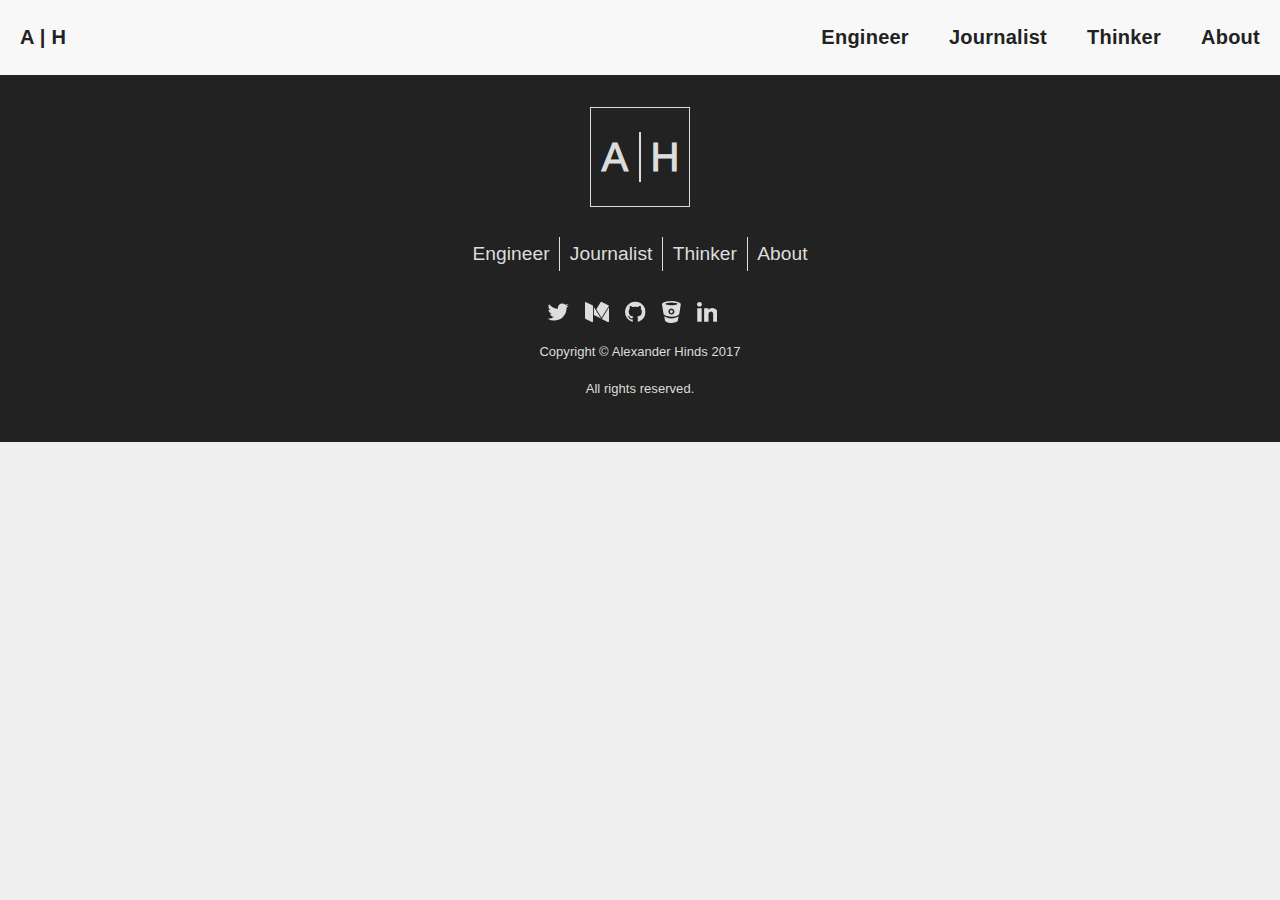
<file: journo/index.html>
<!DOCTYPE html><html><head><meta charset="utf-8"><meta name="viewport" content="width=device-width,initial-scale=1"><meta name="keywords" content="alexander-hinds,al-hinds,portfolio,resume,teaching,al hinds"><meta name="robots" content="index,follow"><meta name="description" content="This is the homepage of journalist, software engineer Alex Hinds."><meta content="https://alhinds.com/static/og-image.jpg" property="og:image"><meta content="website" property="og:type"><meta content="1332" property="og:image:width"><meta content="1044" property="og:image:height"><meta content="Alex Hinds Portfolio" property="og:title"><meta content="Everything that I've done either lives here or can be found through here." property="og:description"><meta content="https://alhinds.com/" property="og:url"><link rel="icon" href="static/favicon.ico" type="image/x-icon"><title>Alex Hinds Portfolio</title><link href="/static/css/app.ef59bc26d54e1c05f39fcee5537ef4c7.css" rel="stylesheet"><script async="" src="https://www.google-analytics.com/analytics.js" charset="utf8"></script></head><body><div id="app"><nav data-v-e1ba8d58=""><section data-v-e1ba8d58=""><a data-v-e1ba8d58="" href="/" class="router-link-active">
            A | H
      </a></section> <section data-v-5206696a="" data-v-e1ba8d58="" class="right-nav"><nav data-v-5206696a="" class="dropdown"><svg data-v-5206696a="" version="1.1" role="presentation" width="20.57142857142857" height="24" viewBox="0 0 1536 1792" class="menu-icon fa-icon" style="font-size: 1.5em;"><path d="M1536 1344v128q0 26-19 45t-45 19h-1408q-26 0-45-19t-19-45v-128q0-26 19-45t45-19h1408q26 0 45 19t19 45zM1536 832v128q0 26-19 45t-45 19h-1408q-26 0-45-19t-19-45v-128q0-26 19-45t45-19h1408q26 0 45 19t19 45zM1536 320v128q0 26-19 45t-45 19h-1408q-26 0-45-19t-19-45v-128q0-26 19-45t45-19h1408q26 0 45 19t19 45z"></path> 
    <!----></svg> <div data-v-5206696a="" class="dropdown-content"><a data-v-5206696a="" href="/engineer" class=""><h2 data-v-5206696a="">Engineer</h2></a><a data-v-5206696a="" href="/journo" class="router-link-exact-active router-link-active"><h2 data-v-5206696a="">Journalist</h2></a><a data-v-5206696a="" href="/thinker" class=""><h2 data-v-5206696a="">Thinker</h2></a><a data-v-5206696a="" href="/about" class=""><h2 data-v-5206696a="">About</h2></a></div></nav> <nav data-v-5206696a="" class="fullscreen"><a data-v-5206696a="" href="/engineer" class="">
         Engineer
      </a><a data-v-5206696a="" href="/journo" class="router-link-exact-active router-link-active">
         Journalist
      </a><a data-v-5206696a="" href="/thinker" class="">
         Thinker
      </a><a data-v-5206696a="" href="/about" class="">
         About
      </a></nav></section></nav> <div data-v-fe8ebd78=""><header data-v-a2b97196="" data-v-fe8ebd78=""><h1 data-v-a2b97196="" class="banner">Journalism</h1></header> <section data-v-ac7d309a="" data-v-fe8ebd78="" class="seperator"><article data-v-ac7d309a="" class="lede"><!----> <aside data-v-ac7d309a="" class="copy"><p data-v-ac7d309a="">I've been a journalist in one form or another for over a decade. I've worked for two national Australian broadcasters and an international newspaper. I've worked as a copywriter and subeditor, a reporter, and a commissioning editor. I'm highly adaptable and have delivered work across all sorts of subjects and media.</p></aside> <!----></article></section> <main data-v-fe8ebd78=""><section data-v-484efe95="" data-v-fe8ebd78="" class="card"><header data-v-484efe95="" class="child-card"><div data-v-484efe95=""><div data-v-484efe95=""><h1 data-v-484efe95="">GetUp!</h1> <time data-v-484efe95="">2009</time></div></div></header> <figure data-v-484efe95="" class="support child-card"><img data-v-484efe95="" src="/static/images/getup.jpg" alt="GetUp! image" class="greyscale"></figure> <summary data-v-484efe95="" class="child-card"><div data-v-484efe95=""><div data-v-484efe95="" class="summary"><p data-v-484efe95="">
               Worked in communications and strategy for GetUp!, a political advocacy group in the lead-up to the 2010 election.
            </p></div></div></summary> <aside data-v-484efe95="" class="child-card"><div data-v-484efe95=""><svg data-v-484efe95="" version="1.1" role="presentation" width="22.285714285714285" height="24" viewBox="0 0 1664 1792" class="fa-icon" style="font-size: 1.5em;"><path d="M768 960v384q0 80-56 136t-136 56h-384q-80 0-136-56t-56-136v-704q0-104 40.5-198.5t109.5-163.5 163.5-109.5 198.5-40.5h64q26 0 45 19t19 45v128q0 26-19 45t-45 19h-64q-106 0-181 75t-75 181v32q0 40 28 68t68 28h224q80 0 136 56t56 136zM1664 960v384q0 80-56 136t-136 56h-384q-80 0-136-56t-56-136v-704q0-104 40.5-198.5t109.5-163.5 163.5-109.5 198.5-40.5h64q26 0 45 19t19 45v128q0 26-19 45t-45 19h-64q-106 0-181 75t-75 181v32q0 40 28 68t68 28h224q80 0 136 56t56 136z"></path> 
    <!----></svg> <p data-v-484efe95="">On the 13th of August, 2010 the GetUp community took on the Commonwealth Electoral Act (1918) and won! The High Court has ruled that Howard-era laws that close the electoral rolls on the day that writs for an election are issued are invalid.</p> <svg data-v-484efe95="" version="1.1" role="presentation" width="22.285714285714285" height="24" viewBox="0 0 1664 1792" class="fa-icon" style="font-size: 1.5em;"><path d="M768 320v704q0 104-40.5 198.5t-109.5 163.5-163.5 109.5-198.5 40.5h-64q-26 0-45-19t-19-45v-128q0-26 19-45t45-19h64q106 0 181-75t75-181v-32q0-40-28-68t-68-28h-224q-80 0-136-56t-56-136v-384q0-80 56-136t136-56h384q80 0 136 56t56 136zM1664 320v704q0 104-40.5 198.5t-109.5 163.5-163.5 109.5-198.5 40.5h-64q-26 0-45-19t-19-45v-128q0-26 19-45t45-19h64q106 0 181-75t75-181v-32q0-40-28-68t-68-28h-224q-80 0-136-56t-56-136v-384q0-80 56-136t136-56h384q80 0 136 56t56 136z"></path> 
    <!----></svg> <p data-v-484efe95="" class="context"><a data-v-484efe95="" href="https://www.getup.org.au/" target="_blank" class="link ">
                  -<em data-v-484efe95="">Challenging the quickfire closing of the voting rolls, '10'
                  </em></a></p></div></aside> <!----></section><section data-v-484efe95="" data-v-fe8ebd78="" class="card"><header data-v-484efe95="" class="child-card"><div data-v-484efe95=""><div data-v-484efe95=""><h1 data-v-484efe95="">FuturePLC</h1> <time data-v-484efe95="">2010-2011</time></div></div></header> <figure data-v-484efe95="" class="support child-card"><img data-v-484efe95="" src="/static/images/cycling.jpg" alt="FuturePLC image" class="greyscale"></figure> <summary data-v-484efe95="" class="child-card"><div data-v-484efe95=""><div data-v-484efe95="" class="summary"><p data-v-484efe95="">
               First full-time gig as a reporter and online editor with British Publisher Future PLC was a blast. Travel, commissioning and editing.
            </p></div></div></summary> <aside data-v-484efe95="" class="child-card"><div data-v-484efe95=""><svg data-v-484efe95="" version="1.1" role="presentation" width="22.285714285714285" height="24" viewBox="0 0 1664 1792" class="fa-icon" style="font-size: 1.5em;"><path d="M768 960v384q0 80-56 136t-136 56h-384q-80 0-136-56t-56-136v-704q0-104 40.5-198.5t109.5-163.5 163.5-109.5 198.5-40.5h64q26 0 45 19t19 45v128q0 26-19 45t-45 19h-64q-106 0-181 75t-75 181v32q0 40 28 68t68 28h224q80 0 136 56t56 136zM1664 960v384q0 80-56 136t-136 56h-384q-80 0-136-56t-56-136v-704q0-104 40.5-198.5t109.5-163.5 163.5-109.5 198.5-40.5h64q26 0 45 19t19 45v128q0 26-19 45t-45 19h-64q-106 0-181 75t-75 181v32q0 40 28 68t68 28h224q80 0 136 56t56 136z"></path> 
    <!----></svg> <p data-v-484efe95="">He was a renegade in the early 90s when he tried to sway a culture of corruption in the Colombian political structure, and now as the newly appointed Minister of Sport he wants to put in policies that will set Colombia..</p> <svg data-v-484efe95="" version="1.1" role="presentation" width="22.285714285714285" height="24" viewBox="0 0 1664 1792" class="fa-icon" style="font-size: 1.5em;"><path d="M768 320v704q0 104-40.5 198.5t-109.5 163.5-163.5 109.5-198.5 40.5h-64q-26 0-45-19t-19-45v-128q0-26 19-45t45-19h64q106 0 181-75t75-181v-32q0-40-28-68t-68-28h-224q-80 0-136-56t-56-136v-384q0-80 56-136t136-56h384q80 0 136 56t56 136zM1664 320v704q0 104-40.5 198.5t-109.5 163.5-163.5 109.5-198.5 40.5h-64q-26 0-45-19t-19-45v-128q0-26 19-45t45-19h64q106 0 181-75t75-181v-32q0-40-28-68t-68-28h-224q-80 0-136-56t-56-136v-384q0-80 56-136t136-56h384q80 0 136 56t56 136z"></path> 
    <!----></svg> <p data-v-484efe95="" class="context"><a data-v-484efe95="" href="http://www.cyclingnews.com/" target="_blank" class="link ">
                  -<em data-v-484efe95="">An interview with the Colombian Sports Minister in Bogota, '12'
                  </em></a></p></div></aside> <!----></section><section data-v-484efe95="" data-v-fe8ebd78="" class="card"><header data-v-484efe95="" class="child-card"><div data-v-484efe95=""><div data-v-484efe95=""><h1 data-v-484efe95="">SBS</h1> <time data-v-484efe95="">2011-2016</time></div></div></header> <figure data-v-484efe95="" class="support child-card"><img data-v-484efe95="" src="/static/images/tv.jpg" alt="SBS image" class="greyscale"></figure> <summary data-v-484efe95="" class="child-card"><div data-v-484efe95=""><div data-v-484efe95="" class="summary"><p data-v-484efe95="">
               I jumped at the chance to join SBS as a journalist in 2011. Worked across televison and online, and went to the Tour de France in 2014.
            </p></div></div></summary> <aside data-v-484efe95="" class="child-card"><div data-v-484efe95=""><svg data-v-484efe95="" version="1.1" role="presentation" width="22.285714285714285" height="24" viewBox="0 0 1664 1792" class="fa-icon" style="font-size: 1.5em;"><path d="M768 960v384q0 80-56 136t-136 56h-384q-80 0-136-56t-56-136v-704q0-104 40.5-198.5t109.5-163.5 163.5-109.5 198.5-40.5h64q26 0 45 19t19 45v128q0 26-19 45t-45 19h-64q-106 0-181 75t-75 181v32q0 40 28 68t68 28h224q80 0 136 56t56 136zM1664 960v384q0 80-56 136t-136 56h-384q-80 0-136-56t-56-136v-704q0-104 40.5-198.5t109.5-163.5 163.5-109.5 198.5-40.5h64q26 0 45 19t19 45v128q0 26-19 45t-45 19h-64q-106 0-181 75t-75 181v32q0 40 28 68t68 28h224q80 0 136 56t56 136z"></path> 
    <!----></svg> <p data-v-484efe95="">Its seeminly endless bends are tranquil, even picturesque from above; but on a bike this 48-hairpin monster is among the cruelest mountains to try tame...</p> <svg data-v-484efe95="" version="1.1" role="presentation" width="22.285714285714285" height="24" viewBox="0 0 1664 1792" class="fa-icon" style="font-size: 1.5em;"><path d="M768 320v704q0 104-40.5 198.5t-109.5 163.5-163.5 109.5-198.5 40.5h-64q-26 0-45-19t-19-45v-128q0-26 19-45t45-19h64q106 0 181-75t75-181v-32q0-40-28-68t-68-28h-224q-80 0-136-56t-56-136v-384q0-80 56-136t136-56h384q80 0 136 56t56 136zM1664 320v704q0 104-40.5 198.5t-109.5 163.5-163.5 109.5-198.5 40.5h-64q-26 0-45-19t-19-45v-128q0-26 19-45t45-19h64q106 0 181-75t75-181v-32q0-40-28-68t-68-28h-224q-80 0-136-56t-56-136v-384q0-80 56-136t136-56h384q80 0 136 56t56 136z"></path> 
    <!----></svg> <p data-v-484efe95="" class="context"><a data-v-484efe95="" href="https://www.sbs.com.au/cyclingcentral/person/al-hinds" target="_blank" class="link ">
                  -<em data-v-484efe95="">A feature on the Passo dello Stelvio, '14'
                  </em></a></p></div></aside> <article data-v-484efe95="" class="added child-card"><figure data-v-484efe95="" class="support"><img data-v-484efe95="" src="/static/images/podcast.jpg" alt="SBS image" class="greyscale"></figure> <summary data-v-484efe95=""><div data-v-484efe95=""><div data-v-484efe95="" class="summary"><p data-v-484efe95="">
                  SBS was also where I really began to find myself as columnist and opinion writer; developing a strong following which helped to launch a podcast in 2012, and allowed me to branch out and co-write my first book.
               </p></div></div></summary></article></section><section data-v-484efe95="" data-v-fe8ebd78="" class="card"><header data-v-484efe95="" class="child-card"><div data-v-484efe95=""><div data-v-484efe95=""><h1 data-v-484efe95="">Guardian Australia</h1> <time data-v-484efe95="">2015-2016</time></div></div></header> <figure data-v-484efe95="" class="support child-card"><img data-v-484efe95="" src="/static/images/guardian.jpg" alt="Guardian Australia image" class="greyscale"></figure> <summary data-v-484efe95="" class="child-card"><div data-v-484efe95=""><div data-v-484efe95="" class="summary"><p data-v-484efe95="">
               After leaving SBS I worked in a roving role for the Guardian Australia. The place oozed experience, and rigorous process. I learnt a lot.
            </p></div></div></summary> <aside data-v-484efe95="" class="child-card"><div data-v-484efe95=""><svg data-v-484efe95="" version="1.1" role="presentation" width="22.285714285714285" height="24" viewBox="0 0 1664 1792" class="fa-icon" style="font-size: 1.5em;"><path d="M768 960v384q0 80-56 136t-136 56h-384q-80 0-136-56t-56-136v-704q0-104 40.5-198.5t109.5-163.5 163.5-109.5 198.5-40.5h64q26 0 45 19t19 45v128q0 26-19 45t-45 19h-64q-106 0-181 75t-75 181v32q0 40 28 68t68 28h224q80 0 136 56t56 136zM1664 960v384q0 80-56 136t-136 56h-384q-80 0-136-56t-56-136v-704q0-104 40.5-198.5t109.5-163.5 163.5-109.5 198.5-40.5h64q26 0 45 19t19 45v128q0 26-19 45t-45 19h-64q-106 0-181 75t-75 181v32q0 40 28 68t68 28h224q80 0 136 56t56 136z"></path> 
    <!----></svg> <p data-v-484efe95="">Set to take place in a sold-out Key Arena, Seattle, the fifth edition of ‘The International’ broke its own record this week when its prize-pool bubbled above the $US 11 million dollar mark after another surge in funding support from fans.</p> <svg data-v-484efe95="" version="1.1" role="presentation" width="22.285714285714285" height="24" viewBox="0 0 1664 1792" class="fa-icon" style="font-size: 1.5em;"><path d="M768 320v704q0 104-40.5 198.5t-109.5 163.5-163.5 109.5-198.5 40.5h-64q-26 0-45-19t-19-45v-128q0-26 19-45t45-19h64q106 0 181-75t75-181v-32q0-40-28-68t-68-28h-224q-80 0-136-56t-56-136v-384q0-80 56-136t136-56h384q80 0 136 56t56 136zM1664 320v704q0 104-40.5 198.5t-109.5 163.5-163.5 109.5-198.5 40.5h-64q-26 0-45-19t-19-45v-128q0-26 19-45t45-19h64q106 0 181-75t75-181v-32q0-40-28-68t-68-28h-224q-80 0-136-56t-56-136v-384q0-80 56-136t136-56h384q80 0 136 56t56 136z"></path> 
    <!----></svg> <p data-v-484efe95="" class="context"><a data-v-484efe95="" href="https://www.theguardian.com/profile/alex-hinds" target="_blank" class="link ">
                  -<em data-v-484efe95="">On the Dota World Championships, '15'
                  </em></a></p></div></aside> <!----></section></main> <section data-v-ac7d309a="" data-v-fe8ebd78="" class="seperator"><article data-v-ac7d309a="" class="lede"><!----> <!----> <a data-v-ac7d309a="" href="mailto:alex.hinds141@gmail.com"><figure data-v-ac7d309a=""><svg data-v-ac7d309a="" version="1.1" role="presentation" width="40" height="40" viewBox="0 0 1792 1792" class="fa-icon" style="font-size: 2.5em;"><path d="M1792 710v794q0 66-47 113t-113 47h-1472q-66 0-113-47t-47-113v-794q44 49 101 87 362 246 497 345 57 42 92.5 65.5t94.5 48 110 24.5h1 1q51 0 110-24.5t94.5-48 92.5-65.5q170-123 498-345 57-39 100-87zM1792 416q0 79-49 151t-122 123q-376 261-468 325-10 7-42.5 30.5t-54 38-52 32.5-57.5 27-50 9h-1-1q-23 0-50-9t-57.5-27-52-32.5-54-38-42.5-30.5q-91-64-262-182.5t-205-142.5q-62-42-117-115.5t-55-136.5q0-78 41.5-130t118.5-52h1472q65 0 112.5 47t47.5 113z"></path> 
    <!----></svg></figure> <h3 data-v-ac7d309a="">alex.hinds141@gmail.com</h3></a></article></section></div> <footer data-v-ee5817da=""><a data-v-ee5817da="" href="/" class="highlight-logo router-link-active"><figure data-v-21a8c8ef="" data-v-ee5817da=""><svg data-v-21a8c8ef="" width="100" height="100" viewBox="0 0 100 100" xmlns="http://www.w3.org/2000/svg" class="logo" style="transform: scale(1);"><g data-v-21a8c8ef="" fill="#ddd" stroke="#ddd"><rect data-v-21a8c8ef="" x="0" y="0" width="100" height="100"></rect> <text data-v-21a8c8ef="" x="25" y="50" text-anchor="middle" alignment-baseline="central" scale="2">A</text> <text data-v-21a8c8ef="" x="75" y="50" text-anchor="middle" alignment-baseline="central" scale="2">H</text> <line data-v-21a8c8ef="" x1="50" y1="25" x2="50" y2="75"></line></g></svg></figure></a> <nav data-v-1af0261d="" data-v-ee5817da=""><ul data-v-1af0261d=""><li data-v-1af0261d=""><a data-v-1af0261d="" href="/engineer" class="">Engineer</a></li><li data-v-1af0261d=""><a data-v-1af0261d="" href="/journo" class="router-link-exact-active router-link-active">Journalist</a></li><li data-v-1af0261d=""><a data-v-1af0261d="" href="/thinker" class="">Thinker</a></li><li data-v-1af0261d=""><a data-v-1af0261d="" href="/about" class="">About</a></li></ul></nav> <div data-v-ee5817da="" class="social-icons"><a data-v-ee5817da="" href="https://twitter.com/al_hinds" target="_blank"><svg data-v-ee5817da="" version="1.1" role="presentation" width="22.285714285714285" height="24" viewBox="0 0 22.285714285714285 24" class="icon-frame fa-icon" style="font-size: 1.5em;"><svg data-v-ee5817da="" version="1.1" role="presentation" width="22.285714285714285" height="24" viewBox="0 0 1664 1792" class="fa-icon twitter" x="0" y="0" style="font-size: 1.5em;"><path d="M1620 408q-67 98-162 167 1 14 1 42 0 130-38 259.5t-115.5 248.5-184.5 210.5-258 146-323 54.5q-271 0-496-145 35 4 78 4 225 0 401-138-105-2-188-64.5t-114-159.5q33 5 61 5 43 0 85-11-112-23-185.5-111.5t-73.5-205.5v-4q68 38 146 41-66-44-105-115t-39-154q0-88 44-163 121 149 294.5 238.5t371.5 99.5q-8-38-8-74 0-134 94.5-228.5t228.5-94.5q140 0 236 102 109-21 205-78-37 115-142 178 93-10 186-50z"></path> 
    <!----></svg></svg></a><a data-v-ee5817da="" href="https://medium.com/@al_hinds" target="_blank"><svg data-v-ee5817da="" version="1.1" role="presentation" width="24" height="24" viewBox="0 0 24 24" class="icon-frame fa-icon" style="font-size: 1.5em;"><svg data-v-ee5817da="" version="1.1" role="presentation" width="24" height="24" viewBox="0 0 1792 1792" class="fa-icon medium" x="0" y="0" style="font-size: 1.5em;"><path d="M597 421v1173q0 25-12.5 42.5t-36.5 17.5q-17 0-33-8l-465-233q-21-10-35.5-33.5t-14.5-46.5v-1140q0-20 10-34t29-14q14 0 44 15l511 256q3 3 3 5zM661 522l534 866-534-266v-600zM1792 540v1054q0 25-14 40.5t-38 15.5-47-13l-441-220zM1789 420q0 3-256.5 419.5t-300.5 487.5l-390-634 324-527q17-28 52-28 14 0 26 6l541 270q4 2 4 6z"></path> 
    <!----></svg></svg></a><a data-v-ee5817da="" href="https://github.com/DarkPurple141/" target="_blank"><svg data-v-ee5817da="" version="1.1" role="presentation" width="20.57142857142857" height="24" viewBox="0 0 20.57142857142857 24" class="icon-frame fa-icon" style="font-size: 1.5em;"><svg data-v-ee5817da="" version="1.1" role="presentation" width="20.57142857142857" height="24" viewBox="0 0 1536 1792" class="fa-icon github" x="0" y="0" style="font-size: 1.5em;"><path d="M768 128q209 0 385.5 103t279.5 279.5 103 385.5q0 251-146.5 451.5t-378.5 277.5q-27 5-40-7t-13-30q0-3 0.5-76.5t0.5-134.5q0-97-52-142 57-6 102.5-18t94-39 81-66.5 53-105 20.5-150.5q0-119-79-206 37-91-8-204-28-9-81 11t-92 44l-38 24q-93-26-192-26t-192 26q-16-11-42.5-27t-83.5-38.5-85-13.5q-45 113-8 204-79 87-79 206 0 85 20.5 150t52.5 105 80.5 67 94 39 102.5 18q-39 36-49 103-21 10-45 15t-57 5-65.5-21.5-55.5-62.5q-19-32-48.5-52t-49.5-24l-20-3q-21 0-29 4.5t-5 11.5 9 14 13 12l7 5q22 10 43.5 38t31.5 51l10 23q13 38 44 61.5t67 30 69.5 7 55.5-3.5l23-4q0 38 0.5 88.5t0.5 54.5q0 18-13 30t-40 7q-232-77-378.5-277.5t-146.5-451.5q0-209 103-385.5t279.5-279.5 385.5-103zM291 1231q3-7-7-12-10-3-13 2-3 7 7 12 9 6 13-2zM322 1265q7-5-2-16-10-9-16-3-7 5 2 16 10 10 16 3zM352 1310q9-7 0-19-8-13-17-6-9 5 0 18t17 7zM394 1352q8-8-4-19-12-12-20-3-9 8 4 19 12 12 20 3zM451 1377q3-11-13-16-15-4-19 7t13 15q15 6 19-6zM514 1382q0-13-17-11-16 0-16 11 0 13 17 11 16 0 16-11zM572 1372q-2-11-18-9-16 3-14 15t18 8 14-14z"></path> 
    <!----></svg></svg></a><a data-v-ee5817da="" href="https://bitbucket.org/DarkPurple141/" target="_blank"><svg data-v-ee5817da="" version="1.1" role="presentation" width="18.857142857142858" height="24" viewBox="0 0 18.857142857142858 24" class="icon-frame fa-icon" style="font-size: 1.5em;"><svg data-v-ee5817da="" version="1.1" role="presentation" width="18.857142857142858" height="24" viewBox="0 0 1408 1792" class="fa-icon bitbucket" x="0" y="0" style="font-size: 1.5em;"><path d="M815 859q8 63-50.5 101t-111.5 6q-39-17-53.5-58t-0.5-82 52-58q36-18 72.5-12t64 35.5 27.5 67.5zM926 838q-14-107-113-164t-197-13q-63 28-100.5 88.5t-34.5 129.5q4 91 77.5 155t165.5 56q91-8 152-84t50-168zM1165 296q-20-27-56-44.5t-58-22-71-12.5q-291-47-566 2-43 7-66 12t-55 22-50 43q30 28 76 45.5t73.5 22 87.5 11.5q228 29 448 1 63-8 89.5-12t72.5-21.5 75-46.5zM1222 1331q-8 26-15.5 76.5t-14 84-28.5 70-58 56.5q-86 48-189.5 71.5t-202 22-201.5-18.5q-46-8-81.5-18t-76.5-27-73-43.5-52-61.5q-25-96-57-292l6-16 18-9q223 148 506.5 148t507.5-148q21 6 24 23t-5 45-8 37zM1403 370q-26 167-111 655-5 30-27 56t-43.5 40-54.5 31q-252 126-610 88-248-27-394-139-15-12-25.5-26.5t-17-35-9-34-6-39.5-5.5-35q-9-50-26.5-150t-28-161.5-23.5-147.5-22-158q3-26 17.5-48.5t31.5-37.5 45-30 46-22.5 48-18.5q125-46 313-64 379-37 676 50 155 46 215 122 16 20 16.5 51t-5.5 54z"></path> 
    <!----></svg></svg></a><a data-v-ee5817da="" href="https://www.linkedin.com/in/alex-hinds-12449660/" target="_blank"><svg data-v-ee5817da="" version="1.1" role="presentation" width="20.57142857142857" height="24" viewBox="0 0 20.57142857142857 24" class="icon-frame fa-icon" style="font-size: 1.5em;"><svg data-v-ee5817da="" version="1.1" role="presentation" width="20.57142857142857" height="24" viewBox="0 0 1536 1792" class="fa-icon linkedin" x="0" y="0" style="font-size: 1.5em;"><path d="M349 625v991h-330v-991h330zM370 319q1 73-50.5 122t-135.5 49h-2q-82 0-132-49t-50-122q0-74 51.5-122.5t134.5-48.5 133 48.5 51 122.5zM1536 1048v568h-329v-530q0-105-40.5-164.5t-126.5-59.5q-63 0-105.5 34.5t-63.5 85.5q-11 30-11 81v553h-329q2-399 2-647t-1-296l-1-48h329v144h-2q20-32 41-56t56.5-52 87-43.5 114.5-15.5q171 0 275 113.5t104 332.5z"></path> 
    <!----></svg></svg></a></div> <div data-v-ee5817da="" class="copyright"><p data-v-ee5817da="">Copyright © Alexander Hinds 2017</p> <p data-v-ee5817da="">All rights reserved.</p></div></footer></div><script type="text/javascript" src="/static/js/manifest.2ae2e69a05c33dfc65f8.js"></script><script type="text/javascript" src="/static/js/vendor.3f8ed25c76d58f1ee97b.js"></script><script type="text/javascript" src="/static/js/app.d67f37e44bdf33c7b666.js"></script></body></html>
</file>
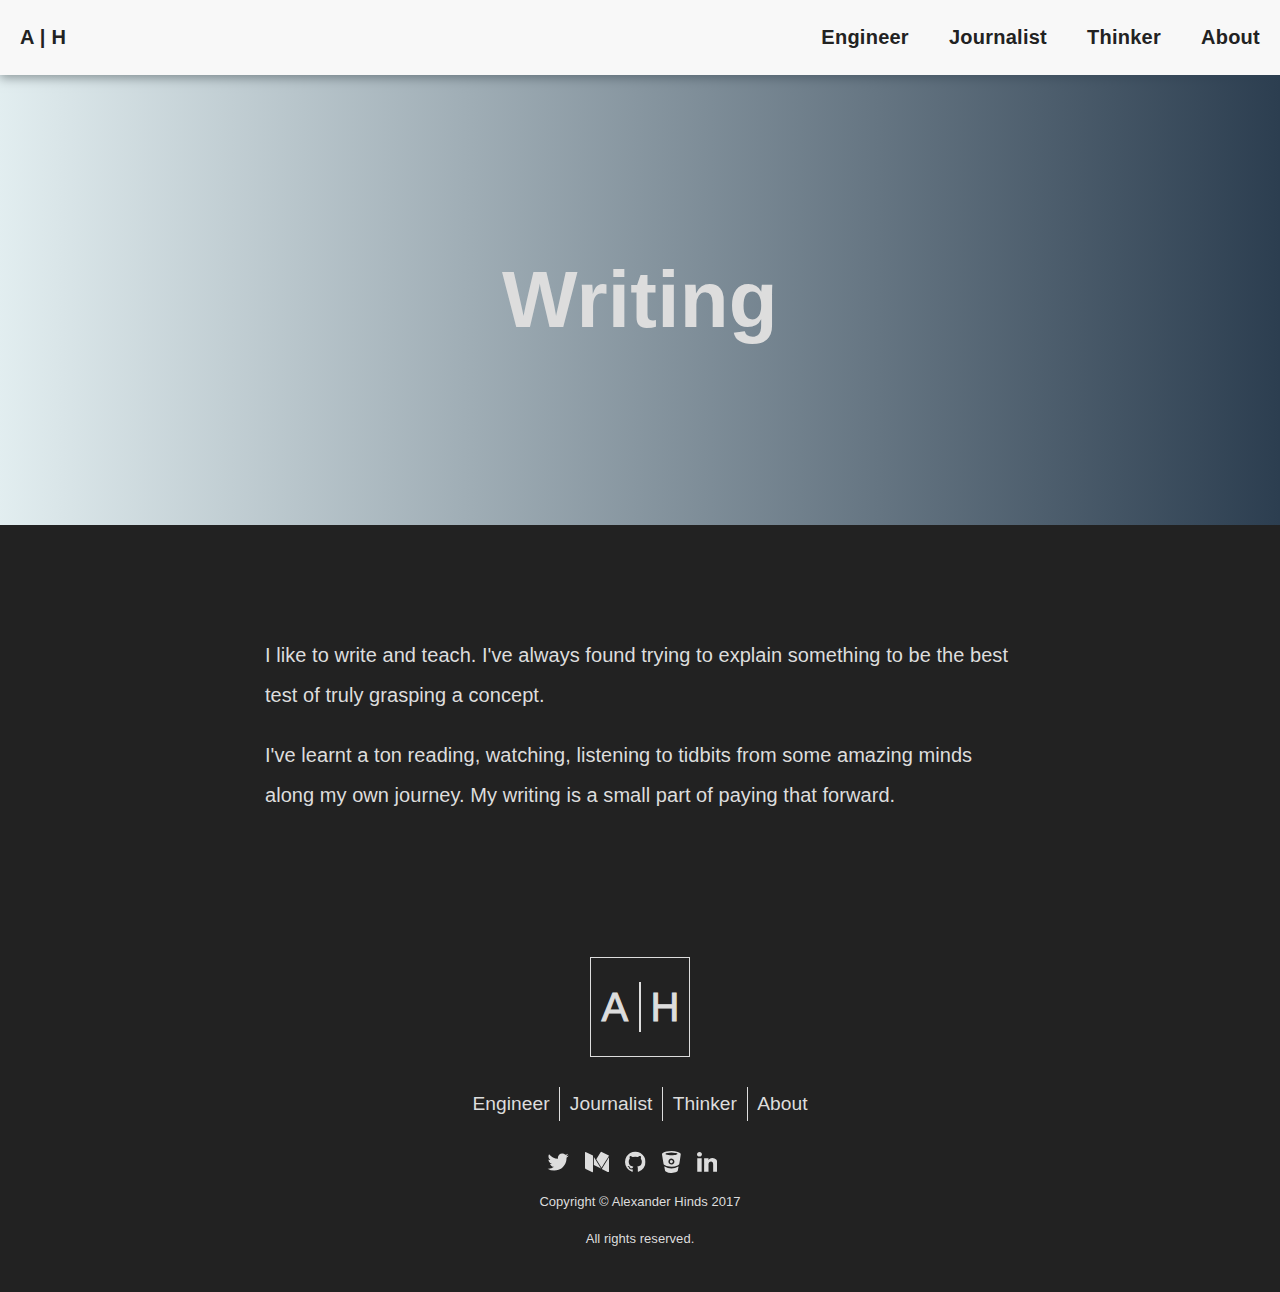
<file: thinker/index.html>
<!DOCTYPE html><html><head><meta charset="utf-8"><meta name="viewport" content="width=device-width,initial-scale=1"><meta name="keywords" content="alexander-hinds,al-hinds,portfolio,resume,teaching,al hinds"><meta name="robots" content="index,follow"><meta name="description" content="This is the homepage of journalist, software engineer Alex Hinds."><meta content="https://alhinds.com/static/og-image.jpg" property="og:image"><meta content="website" property="og:type"><meta content="1332" property="og:image:width"><meta content="1044" property="og:image:height"><meta content="Alex Hinds Portfolio" property="og:title"><meta content="Everything that I've done either lives here or can be found through here." property="og:description"><meta content="https://alhinds.com/" property="og:url"><link rel="icon" href="static/favicon.ico" type="image/x-icon"><title>Alex Hinds Portfolio</title><link href="/static/css/app.ef59bc26d54e1c05f39fcee5537ef4c7.css" rel="stylesheet"><script async="" src="https://www.google-analytics.com/analytics.js" charset="utf8"></script></head><body><div id="app"><nav data-v-e1ba8d58=""><section data-v-e1ba8d58=""><a data-v-e1ba8d58="" href="/" class="router-link-active">
            A | H
      </a></section> <section data-v-5206696a="" data-v-e1ba8d58="" class="right-nav"><nav data-v-5206696a="" class="dropdown"><svg data-v-5206696a="" version="1.1" role="presentation" width="20.57142857142857" height="24" viewBox="0 0 1536 1792" class="menu-icon fa-icon" style="font-size: 1.5em;"><path d="M1536 1344v128q0 26-19 45t-45 19h-1408q-26 0-45-19t-19-45v-128q0-26 19-45t45-19h1408q26 0 45 19t19 45zM1536 832v128q0 26-19 45t-45 19h-1408q-26 0-45-19t-19-45v-128q0-26 19-45t45-19h1408q26 0 45 19t19 45zM1536 320v128q0 26-19 45t-45 19h-1408q-26 0-45-19t-19-45v-128q0-26 19-45t45-19h1408q26 0 45 19t19 45z"></path> 
    <!----></svg> <div data-v-5206696a="" class="dropdown-content"><a data-v-5206696a="" href="/engineer" class=""><h2 data-v-5206696a="">Engineer</h2></a><a data-v-5206696a="" href="/journo" class=""><h2 data-v-5206696a="">Journalist</h2></a><a data-v-5206696a="" href="/thinker" class="router-link-exact-active router-link-active"><h2 data-v-5206696a="">Thinker</h2></a><a data-v-5206696a="" href="/about" class=""><h2 data-v-5206696a="">About</h2></a></div></nav> <nav data-v-5206696a="" class="fullscreen"><a data-v-5206696a="" href="/engineer" class="">
         Engineer
      </a><a data-v-5206696a="" href="/journo" class="">
         Journalist
      </a><a data-v-5206696a="" href="/thinker" class="router-link-exact-active router-link-active">
         Thinker
      </a><a data-v-5206696a="" href="/about" class="">
         About
      </a></nav></section></nav> <div data-v-cd7daee4=""><header data-v-a2b97196="" data-v-cd7daee4=""><h1 data-v-a2b97196="" class="banner">Writing</h1></header> <section data-v-ac7d309a="" data-v-cd7daee4="" class="support"><article data-v-ac7d309a="" class="lede"><!----> <aside data-v-ac7d309a="" class="copy"><p data-v-ac7d309a="">I like to write and teach. I've always found trying to explain something to be the best test of truly grasping a concept.</p><p data-v-ac7d309a="">I've learnt a ton reading, watching, listening to tidbits from some amazing minds along my own journey. My writing is a small part of paying that forward.</p></aside> <!----></article></section> <main data-v-cd7daee4=""><section data-v-cd7daee4=""><article data-v-cd7daee4=""><summary data-v-cd7daee4="" class="theme"><a data-v-cd7daee4="" href="/thinker/explainers" class=""><h1 data-v-cd7daee4="">Explainers</h1></a></summary> <summary data-v-cd7daee4="" class="theme-list"><ul data-v-cd7daee4=""><li data-v-cd7daee4="" class="preview"><ul data-v-8bb81302="" data-v-cd7daee4=""><li data-v-8bb81302="" class="preview"><a data-v-8bb81302="" href="/thinker/read/?post=error_checking_and_debugging" class=""><summary data-v-8bb81302=""><h2 data-v-8bb81302="">Error Checking</h2> <time data-v-8bb81302="">Tue Jan 23, 2018</time> <p data-v-8bb81302="">Error checking and debugging in C</p></summary></a></li><li data-v-8bb81302="" class="preview"><a data-v-8bb81302="" href="/thinker/read/?post=getting_started_with_functions" class=""><summary data-v-8bb81302=""><h2 data-v-8bb81302="">Fun, Fun, Functions!</h2> <time data-v-8bb81302="">Tue Jan 23, 2018</time> <p data-v-8bb81302="">How functions work and why we use them</p></summary></a></li><li data-v-8bb81302="" class="preview"><a data-v-8bb81302="" href="/thinker/read/?post=getting_started_with_ssh" class=""><summary data-v-8bb81302=""><h2 data-v-8bb81302="">SSH and SSH keys</h2> <time data-v-8bb81302="">Tue Jan 23, 2018</time> <p data-v-8bb81302="">Setting up SSH keys to make your life easier</p></summary></a></li><li data-v-8bb81302="" class="preview"><a data-v-8bb81302="" href="/thinker/read/?post=type_in_c" class=""><summary data-v-8bb81302=""><h2 data-v-8bb81302="">Types and Memory in C</h2> <time data-v-8bb81302="">Tue Jan 23, 2018</time> <p data-v-8bb81302="">Why do we use "types" in C?</p></summary></a></li><li data-v-8bb81302="" class="preview"><a data-v-8bb81302="" href="/thinker/read/?post=getting_started_with_scp" class=""><summary data-v-8bb81302=""><h2 data-v-8bb81302="">Secure Copy Protocol (SCP)</h2> <time data-v-8bb81302="">Tue Jan 23, 2018</time> <p data-v-8bb81302="">Transferring files and folders via the command line (SCP)</p></summary></a></li><li data-v-8bb81302="" class="preview"><a data-v-8bb81302="" href="/thinker/read/?post=published-2017-october-10-abstraction-basics" class=""><summary data-v-8bb81302=""><h2 data-v-8bb81302="">Abstraction</h2> <time data-v-8bb81302="">Tue Jan 23, 2018</time> <p data-v-8bb81302="">What is abstraction and how does it apply to programming?</p></summary></a></li><li data-v-8bb81302="" class="preview"><a data-v-8bb81302="" href="/thinker/read/?post=using_git" class=""><summary data-v-8bb81302=""><h2 data-v-8bb81302="">Using Git</h2> <time data-v-8bb81302="">Tue Jan 23, 2018</time> <p data-v-8bb81302="">Getting started with git, a version control system</p></summary></a></li><li data-v-8bb81302="" class="preview preview-appear-enter preview-appear-enter-active"><a data-v-8bb81302="" href="/thinker/read/?post=what_is_main_argcv" class=""><summary data-v-8bb81302=""><h2 data-v-8bb81302="">Main(), argc and argv[]</h2> <time data-v-8bb81302="">Tue Jan 23, 2018</time> <p data-v-8bb81302="">Understanding the different ways to express int main() in C.</p></summary></a></li><li data-v-8bb81302="" class="preview preview-enter preview-enter-active"><a data-v-8bb81302="" href="/thinker/read/?post=what_are_header_files" class=""><summary data-v-8bb81302=""><h2 data-v-8bb81302="">What are 'Header' files?</h2> <time data-v-8bb81302="">Tue Jan 23, 2018</time> <p data-v-8bb81302="">Understanding the use and application of header files</p></summary></a></li></ul></li></ul></summary></article></section> <!----></main></div> <footer data-v-ee5817da=""><a data-v-ee5817da="" href="/" class="highlight-logo router-link-active"><figure data-v-21a8c8ef="" data-v-ee5817da=""><svg data-v-21a8c8ef="" width="100" height="100" viewBox="0 0 100 100" xmlns="http://www.w3.org/2000/svg" class="logo" style="transform: scale(1);"><g data-v-21a8c8ef="" fill="#ddd" stroke="#ddd"><rect data-v-21a8c8ef="" x="0" y="0" width="100" height="100"></rect> <text data-v-21a8c8ef="" x="25" y="50" text-anchor="middle" alignment-baseline="central" scale="2">A</text> <text data-v-21a8c8ef="" x="75" y="50" text-anchor="middle" alignment-baseline="central" scale="2">H</text> <line data-v-21a8c8ef="" x1="50" y1="25" x2="50" y2="75"></line></g></svg></figure></a> <nav data-v-1af0261d="" data-v-ee5817da=""><ul data-v-1af0261d=""><li data-v-1af0261d=""><a data-v-1af0261d="" href="/engineer" class="">Engineer</a></li><li data-v-1af0261d=""><a data-v-1af0261d="" href="/journo" class="">Journalist</a></li><li data-v-1af0261d=""><a data-v-1af0261d="" href="/thinker" class="router-link-exact-active router-link-active">Thinker</a></li><li data-v-1af0261d=""><a data-v-1af0261d="" href="/about" class="">About</a></li></ul></nav> <div data-v-ee5817da="" class="social-icons"><a data-v-ee5817da="" href="https://twitter.com/al_hinds" target="_blank"><svg data-v-ee5817da="" version="1.1" role="presentation" width="22.285714285714285" height="24" viewBox="0 0 22.285714285714285 24" class="icon-frame fa-icon" style="font-size: 1.5em;"><svg data-v-ee5817da="" version="1.1" role="presentation" width="22.285714285714285" height="24" viewBox="0 0 1664 1792" class="fa-icon twitter" x="0" y="0" style="font-size: 1.5em;"><path d="M1620 408q-67 98-162 167 1 14 1 42 0 130-38 259.5t-115.5 248.5-184.5 210.5-258 146-323 54.5q-271 0-496-145 35 4 78 4 225 0 401-138-105-2-188-64.5t-114-159.5q33 5 61 5 43 0 85-11-112-23-185.5-111.5t-73.5-205.5v-4q68 38 146 41-66-44-105-115t-39-154q0-88 44-163 121 149 294.5 238.5t371.5 99.5q-8-38-8-74 0-134 94.5-228.5t228.5-94.5q140 0 236 102 109-21 205-78-37 115-142 178 93-10 186-50z"></path> 
    <!----></svg></svg></a><a data-v-ee5817da="" href="https://medium.com/@al_hinds" target="_blank"><svg data-v-ee5817da="" version="1.1" role="presentation" width="24" height="24" viewBox="0 0 24 24" class="icon-frame fa-icon" style="font-size: 1.5em;"><svg data-v-ee5817da="" version="1.1" role="presentation" width="24" height="24" viewBox="0 0 1792 1792" class="fa-icon medium" x="0" y="0" style="font-size: 1.5em;"><path d="M597 421v1173q0 25-12.5 42.5t-36.5 17.5q-17 0-33-8l-465-233q-21-10-35.5-33.5t-14.5-46.5v-1140q0-20 10-34t29-14q14 0 44 15l511 256q3 3 3 5zM661 522l534 866-534-266v-600zM1792 540v1054q0 25-14 40.5t-38 15.5-47-13l-441-220zM1789 420q0 3-256.5 419.5t-300.5 487.5l-390-634 324-527q17-28 52-28 14 0 26 6l541 270q4 2 4 6z"></path> 
    <!----></svg></svg></a><a data-v-ee5817da="" href="https://github.com/DarkPurple141/" target="_blank"><svg data-v-ee5817da="" version="1.1" role="presentation" width="20.57142857142857" height="24" viewBox="0 0 20.57142857142857 24" class="icon-frame fa-icon" style="font-size: 1.5em;"><svg data-v-ee5817da="" version="1.1" role="presentation" width="20.57142857142857" height="24" viewBox="0 0 1536 1792" class="fa-icon github" x="0" y="0" style="font-size: 1.5em;"><path d="M768 128q209 0 385.5 103t279.5 279.5 103 385.5q0 251-146.5 451.5t-378.5 277.5q-27 5-40-7t-13-30q0-3 0.5-76.5t0.5-134.5q0-97-52-142 57-6 102.5-18t94-39 81-66.5 53-105 20.5-150.5q0-119-79-206 37-91-8-204-28-9-81 11t-92 44l-38 24q-93-26-192-26t-192 26q-16-11-42.5-27t-83.5-38.5-85-13.5q-45 113-8 204-79 87-79 206 0 85 20.5 150t52.5 105 80.5 67 94 39 102.5 18q-39 36-49 103-21 10-45 15t-57 5-65.5-21.5-55.5-62.5q-19-32-48.5-52t-49.5-24l-20-3q-21 0-29 4.5t-5 11.5 9 14 13 12l7 5q22 10 43.5 38t31.5 51l10 23q13 38 44 61.5t67 30 69.5 7 55.5-3.5l23-4q0 38 0.5 88.5t0.5 54.5q0 18-13 30t-40 7q-232-77-378.5-277.5t-146.5-451.5q0-209 103-385.5t279.5-279.5 385.5-103zM291 1231q3-7-7-12-10-3-13 2-3 7 7 12 9 6 13-2zM322 1265q7-5-2-16-10-9-16-3-7 5 2 16 10 10 16 3zM352 1310q9-7 0-19-8-13-17-6-9 5 0 18t17 7zM394 1352q8-8-4-19-12-12-20-3-9 8 4 19 12 12 20 3zM451 1377q3-11-13-16-15-4-19 7t13 15q15 6 19-6zM514 1382q0-13-17-11-16 0-16 11 0 13 17 11 16 0 16-11zM572 1372q-2-11-18-9-16 3-14 15t18 8 14-14z"></path> 
    <!----></svg></svg></a><a data-v-ee5817da="" href="https://bitbucket.org/DarkPurple141/" target="_blank"><svg data-v-ee5817da="" version="1.1" role="presentation" width="18.857142857142858" height="24" viewBox="0 0 18.857142857142858 24" class="icon-frame fa-icon" style="font-size: 1.5em;"><svg data-v-ee5817da="" version="1.1" role="presentation" width="18.857142857142858" height="24" viewBox="0 0 1408 1792" class="fa-icon bitbucket" x="0" y="0" style="font-size: 1.5em;"><path d="M815 859q8 63-50.5 101t-111.5 6q-39-17-53.5-58t-0.5-82 52-58q36-18 72.5-12t64 35.5 27.5 67.5zM926 838q-14-107-113-164t-197-13q-63 28-100.5 88.5t-34.5 129.5q4 91 77.5 155t165.5 56q91-8 152-84t50-168zM1165 296q-20-27-56-44.5t-58-22-71-12.5q-291-47-566 2-43 7-66 12t-55 22-50 43q30 28 76 45.5t73.5 22 87.5 11.5q228 29 448 1 63-8 89.5-12t72.5-21.5 75-46.5zM1222 1331q-8 26-15.5 76.5t-14 84-28.5 70-58 56.5q-86 48-189.5 71.5t-202 22-201.5-18.5q-46-8-81.5-18t-76.5-27-73-43.5-52-61.5q-25-96-57-292l6-16 18-9q223 148 506.5 148t507.5-148q21 6 24 23t-5 45-8 37zM1403 370q-26 167-111 655-5 30-27 56t-43.5 40-54.5 31q-252 126-610 88-248-27-394-139-15-12-25.5-26.5t-17-35-9-34-6-39.5-5.5-35q-9-50-26.5-150t-28-161.5-23.5-147.5-22-158q3-26 17.5-48.5t31.5-37.5 45-30 46-22.5 48-18.5q125-46 313-64 379-37 676 50 155 46 215 122 16 20 16.5 51t-5.5 54z"></path> 
    <!----></svg></svg></a><a data-v-ee5817da="" href="https://www.linkedin.com/in/alex-hinds-12449660/" target="_blank"><svg data-v-ee5817da="" version="1.1" role="presentation" width="20.57142857142857" height="24" viewBox="0 0 20.57142857142857 24" class="icon-frame fa-icon" style="font-size: 1.5em;"><svg data-v-ee5817da="" version="1.1" role="presentation" width="20.57142857142857" height="24" viewBox="0 0 1536 1792" class="fa-icon linkedin" x="0" y="0" style="font-size: 1.5em;"><path d="M349 625v991h-330v-991h330zM370 319q1 73-50.5 122t-135.5 49h-2q-82 0-132-49t-50-122q0-74 51.5-122.5t134.5-48.5 133 48.5 51 122.5zM1536 1048v568h-329v-530q0-105-40.5-164.5t-126.5-59.5q-63 0-105.5 34.5t-63.5 85.5q-11 30-11 81v553h-329q2-399 2-647t-1-296l-1-48h329v144h-2q20-32 41-56t56.5-52 87-43.5 114.5-15.5q171 0 275 113.5t104 332.5z"></path> 
    <!----></svg></svg></a></div> <div data-v-ee5817da="" class="copyright"><p data-v-ee5817da="">Copyright © Alexander Hinds 2017</p> <p data-v-ee5817da="">All rights reserved.</p></div></footer></div><script type="text/javascript" src="/static/js/manifest.2ae2e69a05c33dfc65f8.js"></script><script type="text/javascript" src="/static/js/vendor.3f8ed25c76d58f1ee97b.js"></script><script type="text/javascript" src="/static/js/app.d67f37e44bdf33c7b666.js"></script></body></html>
</file>
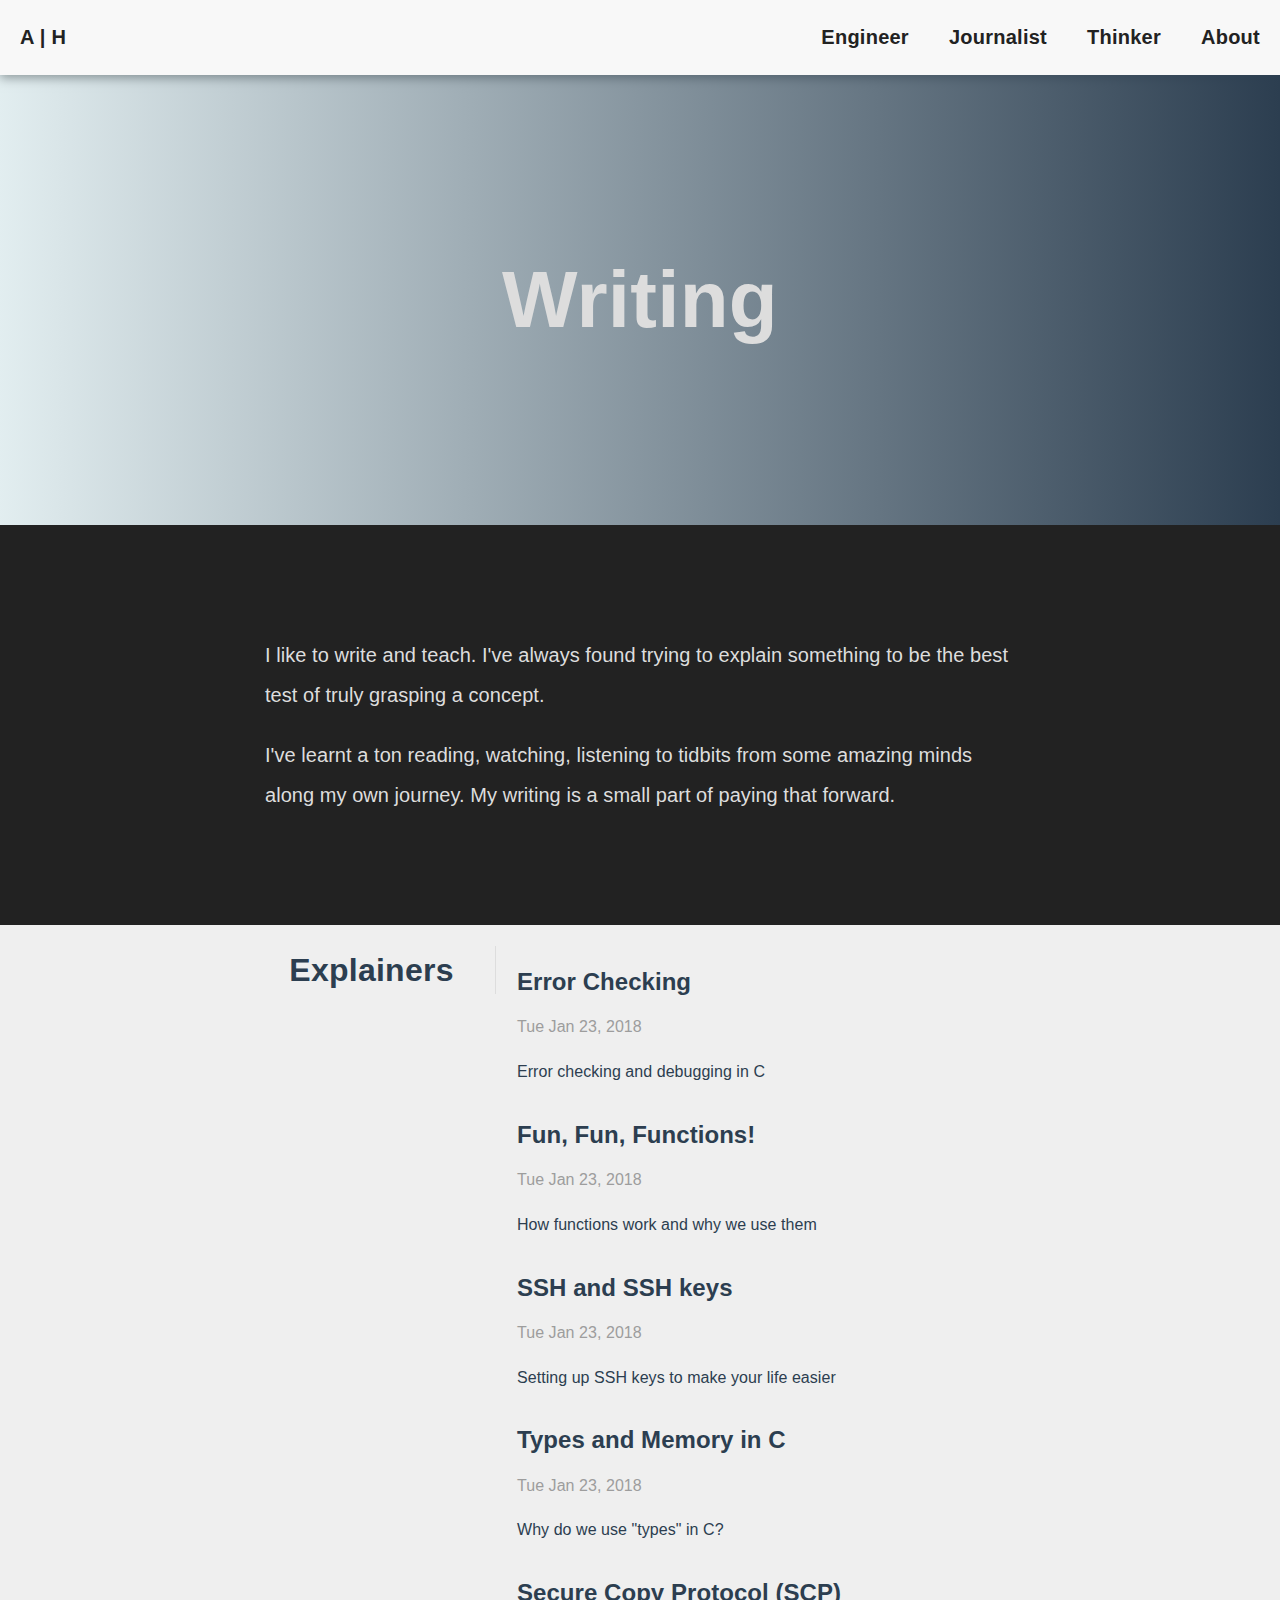
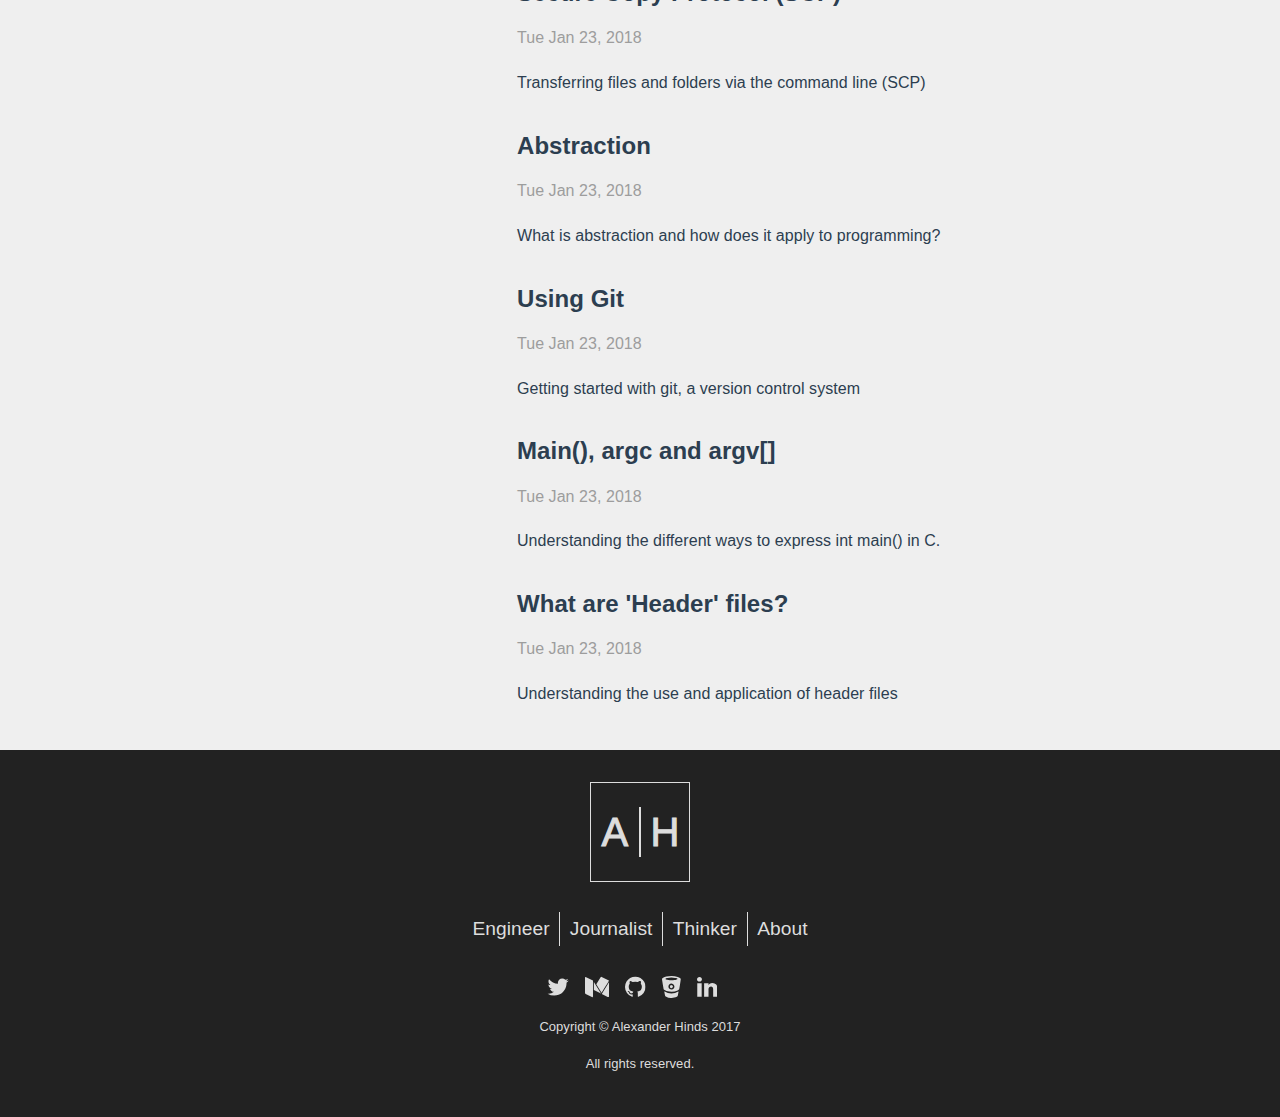
<file: thinker/read/index.html>
<!DOCTYPE html><html><head><meta charset="utf-8"><meta name="viewport" content="width=device-width,initial-scale=1"><meta name="keywords" content="alexander-hinds,al-hinds,portfolio,resume,teaching,al hinds"><meta name="robots" content="index,follow"><meta name="description" content="This is the homepage of journalist, software engineer Alex Hinds."><meta content="https://alhinds.com/static/og-image.jpg" property="og:image"><meta content="website" property="og:type"><meta content="1332" property="og:image:width"><meta content="1044" property="og:image:height"><meta content="Alex Hinds Portfolio" property="og:title"><meta content="Everything that I've done either lives here or can be found through here." property="og:description"><meta content="https://alhinds.com/" property="og:url"><link rel="icon" href="static/favicon.ico" type="image/x-icon"><title>Alex Hinds Portfolio</title><link href="/static/css/app.ef59bc26d54e1c05f39fcee5537ef4c7.css" rel="stylesheet"><script async="" src="https://www.google-analytics.com/analytics.js" charset="utf8"></script></head><body><div id="app"><nav data-v-e1ba8d58=""><section data-v-e1ba8d58=""><a data-v-e1ba8d58="" href="/" class="router-link-active">
            A | H
      </a></section> <section data-v-5206696a="" data-v-e1ba8d58="" class="right-nav"><nav data-v-5206696a="" class="dropdown"><svg data-v-5206696a="" version="1.1" role="presentation" width="20.57142857142857" height="24" viewBox="0 0 1536 1792" class="menu-icon fa-icon" style="font-size: 1.5em;"><path d="M1536 1344v128q0 26-19 45t-45 19h-1408q-26 0-45-19t-19-45v-128q0-26 19-45t45-19h1408q26 0 45 19t19 45zM1536 832v128q0 26-19 45t-45 19h-1408q-26 0-45-19t-19-45v-128q0-26 19-45t45-19h1408q26 0 45 19t19 45zM1536 320v128q0 26-19 45t-45 19h-1408q-26 0-45-19t-19-45v-128q0-26 19-45t45-19h1408q26 0 45 19t19 45z"></path> 
    <!----></svg> <div data-v-5206696a="" class="dropdown-content"><a data-v-5206696a="" href="/engineer" class=""><h2 data-v-5206696a="">Engineer</h2></a><a data-v-5206696a="" href="/journo" class=""><h2 data-v-5206696a="">Journalist</h2></a><a data-v-5206696a="" href="/thinker" class="router-link-active"><h2 data-v-5206696a="">Thinker</h2></a><a data-v-5206696a="" href="/about" class=""><h2 data-v-5206696a="">About</h2></a></div></nav> <nav data-v-5206696a="" class="fullscreen"><a data-v-5206696a="" href="/engineer" class="">
         Engineer
      </a><a data-v-5206696a="" href="/journo" class="">
         Journalist
      </a><a data-v-5206696a="" href="/thinker" class="router-link-active">
         Thinker
      </a><a data-v-5206696a="" href="/about" class="">
         About
      </a></nav></section></nav> <div data-v-cd7daee4=""><header data-v-a2b97196="" data-v-cd7daee4=""><h1 data-v-a2b97196="" class="banner">Writing</h1></header> <section data-v-ac7d309a="" data-v-cd7daee4="" class="support"><article data-v-ac7d309a="" class="lede"><!----> <aside data-v-ac7d309a="" class="copy"><p data-v-ac7d309a="">I like to write and teach. I've always found trying to explain something to be the best test of truly grasping a concept.</p><p data-v-ac7d309a="">I've learnt a ton reading, watching, listening to tidbits from some amazing minds along my own journey. My writing is a small part of paying that forward.</p></aside> <!----></article></section> <main data-v-cd7daee4=""><section data-v-cd7daee4=""><article data-v-cd7daee4=""><summary data-v-cd7daee4="" class="theme"><a data-v-cd7daee4="" href="/thinker/explainers" class=""><h1 data-v-cd7daee4="">Explainers</h1></a></summary> <summary data-v-cd7daee4="" class="theme-list"><ul data-v-cd7daee4=""><li data-v-cd7daee4="" class="preview"><ul data-v-8bb81302="" data-v-cd7daee4=""><li data-v-8bb81302="" class="preview"><a data-v-8bb81302="" href="/thinker/read/?post=error_checking_and_debugging" class=""><summary data-v-8bb81302=""><h2 data-v-8bb81302="">Error Checking</h2> <time data-v-8bb81302="">Tue Jan 23, 2018</time> <p data-v-8bb81302="">Error checking and debugging in C</p></summary></a></li><li data-v-8bb81302="" class="preview"><a data-v-8bb81302="" href="/thinker/read/?post=getting_started_with_functions" class=""><summary data-v-8bb81302=""><h2 data-v-8bb81302="">Fun, Fun, Functions!</h2> <time data-v-8bb81302="">Tue Jan 23, 2018</time> <p data-v-8bb81302="">How functions work and why we use them</p></summary></a></li><li data-v-8bb81302="" class="preview"><a data-v-8bb81302="" href="/thinker/read/?post=getting_started_with_ssh" class=""><summary data-v-8bb81302=""><h2 data-v-8bb81302="">SSH and SSH keys</h2> <time data-v-8bb81302="">Tue Jan 23, 2018</time> <p data-v-8bb81302="">Setting up SSH keys to make your life easier</p></summary></a></li><li data-v-8bb81302="" class="preview"><a data-v-8bb81302="" href="/thinker/read/?post=type_in_c" class=""><summary data-v-8bb81302=""><h2 data-v-8bb81302="">Types and Memory in C</h2> <time data-v-8bb81302="">Tue Jan 23, 2018</time> <p data-v-8bb81302="">Why do we use "types" in C?</p></summary></a></li><li data-v-8bb81302="" class="preview preview-appear-enter preview-appear-enter-active"><a data-v-8bb81302="" href="/thinker/read/?post=getting_started_with_scp" class=""><summary data-v-8bb81302=""><h2 data-v-8bb81302="">Secure Copy Protocol (SCP)</h2> <time data-v-8bb81302="">Tue Jan 23, 2018</time> <p data-v-8bb81302="">Transferring files and folders via the command line (SCP)</p></summary></a></li><li data-v-8bb81302="" class="preview preview-appear-enter preview-appear-enter-active"><a data-v-8bb81302="" href="/thinker/read/?post=published-2017-october-10-abstraction-basics" class=""><summary data-v-8bb81302=""><h2 data-v-8bb81302="">Abstraction</h2> <time data-v-8bb81302="">Tue Jan 23, 2018</time> <p data-v-8bb81302="">What is abstraction and how does it apply to programming?</p></summary></a></li></ul></li></ul></summary></article></section> <!----></main></div> <footer data-v-ee5817da=""><a data-v-ee5817da="" href="/" class="highlight-logo router-link-active"><figure data-v-21a8c8ef="" data-v-ee5817da=""><svg data-v-21a8c8ef="" width="100" height="100" viewBox="0 0 100 100" xmlns="http://www.w3.org/2000/svg" class="logo" style="transform: scale(1);"><g data-v-21a8c8ef="" fill="#ddd" stroke="#ddd"><rect data-v-21a8c8ef="" x="0" y="0" width="100" height="100"></rect> <text data-v-21a8c8ef="" x="25" y="50" text-anchor="middle" alignment-baseline="central" scale="2">A</text> <text data-v-21a8c8ef="" x="75" y="50" text-anchor="middle" alignment-baseline="central" scale="2">H</text> <line data-v-21a8c8ef="" x1="50" y1="25" x2="50" y2="75"></line></g></svg></figure></a> <nav data-v-1af0261d="" data-v-ee5817da=""><ul data-v-1af0261d=""><li data-v-1af0261d=""><a data-v-1af0261d="" href="/engineer" class="">Engineer</a></li><li data-v-1af0261d=""><a data-v-1af0261d="" href="/journo" class="">Journalist</a></li><li data-v-1af0261d=""><a data-v-1af0261d="" href="/thinker" class="router-link-active">Thinker</a></li><li data-v-1af0261d=""><a data-v-1af0261d="" href="/about" class="">About</a></li></ul></nav> <div data-v-ee5817da="" class="social-icons"><a data-v-ee5817da="" href="https://twitter.com/al_hinds" target="_blank"><svg data-v-ee5817da="" version="1.1" role="presentation" width="22.285714285714285" height="24" viewBox="0 0 22.285714285714285 24" class="icon-frame fa-icon" style="font-size: 1.5em;"><svg data-v-ee5817da="" version="1.1" role="presentation" width="22.285714285714285" height="24" viewBox="0 0 1664 1792" class="fa-icon twitter" x="0" y="0" style="font-size: 1.5em;"><path d="M1620 408q-67 98-162 167 1 14 1 42 0 130-38 259.5t-115.5 248.5-184.5 210.5-258 146-323 54.5q-271 0-496-145 35 4 78 4 225 0 401-138-105-2-188-64.5t-114-159.5q33 5 61 5 43 0 85-11-112-23-185.5-111.5t-73.5-205.5v-4q68 38 146 41-66-44-105-115t-39-154q0-88 44-163 121 149 294.5 238.5t371.5 99.5q-8-38-8-74 0-134 94.5-228.5t228.5-94.5q140 0 236 102 109-21 205-78-37 115-142 178 93-10 186-50z"></path> 
    <!----></svg></svg></a><a data-v-ee5817da="" href="https://medium.com/@al_hinds" target="_blank"><svg data-v-ee5817da="" version="1.1" role="presentation" width="24" height="24" viewBox="0 0 24 24" class="icon-frame fa-icon" style="font-size: 1.5em;"><svg data-v-ee5817da="" version="1.1" role="presentation" width="24" height="24" viewBox="0 0 1792 1792" class="fa-icon medium" x="0" y="0" style="font-size: 1.5em;"><path d="M597 421v1173q0 25-12.5 42.5t-36.5 17.5q-17 0-33-8l-465-233q-21-10-35.5-33.5t-14.5-46.5v-1140q0-20 10-34t29-14q14 0 44 15l511 256q3 3 3 5zM661 522l534 866-534-266v-600zM1792 540v1054q0 25-14 40.5t-38 15.5-47-13l-441-220zM1789 420q0 3-256.5 419.5t-300.5 487.5l-390-634 324-527q17-28 52-28 14 0 26 6l541 270q4 2 4 6z"></path> 
    <!----></svg></svg></a><a data-v-ee5817da="" href="https://github.com/DarkPurple141/" target="_blank"><svg data-v-ee5817da="" version="1.1" role="presentation" width="20.57142857142857" height="24" viewBox="0 0 20.57142857142857 24" class="icon-frame fa-icon" style="font-size: 1.5em;"><svg data-v-ee5817da="" version="1.1" role="presentation" width="20.57142857142857" height="24" viewBox="0 0 1536 1792" class="fa-icon github" x="0" y="0" style="font-size: 1.5em;"><path d="M768 128q209 0 385.5 103t279.5 279.5 103 385.5q0 251-146.5 451.5t-378.5 277.5q-27 5-40-7t-13-30q0-3 0.5-76.5t0.5-134.5q0-97-52-142 57-6 102.5-18t94-39 81-66.5 53-105 20.5-150.5q0-119-79-206 37-91-8-204-28-9-81 11t-92 44l-38 24q-93-26-192-26t-192 26q-16-11-42.5-27t-83.5-38.5-85-13.5q-45 113-8 204-79 87-79 206 0 85 20.5 150t52.5 105 80.5 67 94 39 102.5 18q-39 36-49 103-21 10-45 15t-57 5-65.5-21.5-55.5-62.5q-19-32-48.5-52t-49.5-24l-20-3q-21 0-29 4.5t-5 11.5 9 14 13 12l7 5q22 10 43.5 38t31.5 51l10 23q13 38 44 61.5t67 30 69.5 7 55.5-3.5l23-4q0 38 0.5 88.5t0.5 54.5q0 18-13 30t-40 7q-232-77-378.5-277.5t-146.5-451.5q0-209 103-385.5t279.5-279.5 385.5-103zM291 1231q3-7-7-12-10-3-13 2-3 7 7 12 9 6 13-2zM322 1265q7-5-2-16-10-9-16-3-7 5 2 16 10 10 16 3zM352 1310q9-7 0-19-8-13-17-6-9 5 0 18t17 7zM394 1352q8-8-4-19-12-12-20-3-9 8 4 19 12 12 20 3zM451 1377q3-11-13-16-15-4-19 7t13 15q15 6 19-6zM514 1382q0-13-17-11-16 0-16 11 0 13 17 11 16 0 16-11zM572 1372q-2-11-18-9-16 3-14 15t18 8 14-14z"></path> 
    <!----></svg></svg></a><a data-v-ee5817da="" href="https://bitbucket.org/DarkPurple141/" target="_blank"><svg data-v-ee5817da="" version="1.1" role="presentation" width="18.857142857142858" height="24" viewBox="0 0 18.857142857142858 24" class="icon-frame fa-icon" style="font-size: 1.5em;"><svg data-v-ee5817da="" version="1.1" role="presentation" width="18.857142857142858" height="24" viewBox="0 0 1408 1792" class="fa-icon bitbucket" x="0" y="0" style="font-size: 1.5em;"><path d="M815 859q8 63-50.5 101t-111.5 6q-39-17-53.5-58t-0.5-82 52-58q36-18 72.5-12t64 35.5 27.5 67.5zM926 838q-14-107-113-164t-197-13q-63 28-100.5 88.5t-34.5 129.5q4 91 77.5 155t165.5 56q91-8 152-84t50-168zM1165 296q-20-27-56-44.5t-58-22-71-12.5q-291-47-566 2-43 7-66 12t-55 22-50 43q30 28 76 45.5t73.5 22 87.5 11.5q228 29 448 1 63-8 89.5-12t72.5-21.5 75-46.5zM1222 1331q-8 26-15.5 76.5t-14 84-28.5 70-58 56.5q-86 48-189.5 71.5t-202 22-201.5-18.5q-46-8-81.5-18t-76.5-27-73-43.5-52-61.5q-25-96-57-292l6-16 18-9q223 148 506.5 148t507.5-148q21 6 24 23t-5 45-8 37zM1403 370q-26 167-111 655-5 30-27 56t-43.5 40-54.5 31q-252 126-610 88-248-27-394-139-15-12-25.5-26.5t-17-35-9-34-6-39.5-5.5-35q-9-50-26.5-150t-28-161.5-23.5-147.5-22-158q3-26 17.5-48.5t31.5-37.5 45-30 46-22.5 48-18.5q125-46 313-64 379-37 676 50 155 46 215 122 16 20 16.5 51t-5.5 54z"></path> 
    <!----></svg></svg></a><a data-v-ee5817da="" href="https://www.linkedin.com/in/alex-hinds-12449660/" target="_blank"><svg data-v-ee5817da="" version="1.1" role="presentation" width="20.57142857142857" height="24" viewBox="0 0 20.57142857142857 24" class="icon-frame fa-icon" style="font-size: 1.5em;"><svg data-v-ee5817da="" version="1.1" role="presentation" width="20.57142857142857" height="24" viewBox="0 0 1536 1792" class="fa-icon linkedin" x="0" y="0" style="font-size: 1.5em;"><path d="M349 625v991h-330v-991h330zM370 319q1 73-50.5 122t-135.5 49h-2q-82 0-132-49t-50-122q0-74 51.5-122.5t134.5-48.5 133 48.5 51 122.5zM1536 1048v568h-329v-530q0-105-40.5-164.5t-126.5-59.5q-63 0-105.5 34.5t-63.5 85.5q-11 30-11 81v553h-329q2-399 2-647t-1-296l-1-48h329v144h-2q20-32 41-56t56.5-52 87-43.5 114.5-15.5q171 0 275 113.5t104 332.5z"></path> 
    <!----></svg></svg></a></div> <div data-v-ee5817da="" class="copyright"><p data-v-ee5817da="">Copyright © Alexander Hinds 2017</p> <p data-v-ee5817da="">All rights reserved.</p></div></footer></div><script type="text/javascript" src="/static/js/manifest.2ae2e69a05c33dfc65f8.js"></script><script type="text/javascript" src="/static/js/vendor.3f8ed25c76d58f1ee97b.js"></script><script type="text/javascript" src="/static/js/app.d67f37e44bdf33c7b666.js"></script></body></html>
</file>
<file: static/css/app.ef59bc26d54e1c05f39fcee5537ef4c7.css>
@import url(https://fonts.googleapis.com/css?family=Roboto:400);blockquote{background:#f9f9f9;border-left:10px solid #ccc;margin:1.5em 10px;padding:.5em 10px;quotes:"\201C" "\201D" "\2018" "\2019"}blockquote:before{color:#ccc;content:open-quote;font-size:4em;line-height:.1em;margin-right:.25em;vertical-align:-.4em}blockquote p{display:inline;font-style:oblique}#app{font-family:Helvetica Neue,Arial,sans-serif;font-size:medium;letter-spacing:.25px;-webkit-font-smoothing:antialiased;-moz-osx-font-smoothing:grayscale;text-align:center;color:#2c3e50}.banner{font-size:4em}body,main{background-color:#efefef}body,html,main{margin:0;min-width:330px}h4,li,p{line-height:1.8;letter-spacing:.05px}h1{font-size:2em}article{line-height:1.5}section{display:-webkit-box;display:-ms-flexbox;display:flex}a{text-decoration:none;color:inherit}@media screen and (max-width:500px){.banner{margin-top:100px;font-size:2.5em}}@media screen and (min-width:900px){main{max-width:900px;margin:auto}}footer[data-v-ee5817da]{padding:1em;background-color:#222;color:#ddd}footer .fa-icon[data-v-ee5817da]{margin-right:16px}a .icon-frame[data-v-ee5817da]{color:#ddd}div[data-v-ee5817da]{font-size:small}div.copyright[data-v-ee5817da]{padding-bottom:1em}div.social-icons[data-v-ee5817da]{padding-top:1.5em}svg[data-v-ee5817da]{transition:all .2s ease;-webkit-transition:all .2s ease;-moz-transition:all .2s ease;-o-transition:all .2s ease}svg:hover>.twitter[data-v-ee5817da]{color:#00aced}svg:active>.twitter[data-v-ee5817da]{color:#21c2ff}svg:hover>.bitbucket[data-v-ee5817da]{color:#2a69aa}svg:active>.bitbucket[data-v-ee5817da]{color:#3983ce}svg:hover>.github[data-v-ee5817da]{color:#aaa}svg:active>.github[data-v-ee5817da]{color:#c3c3c3}svg:hover>.medium[data-v-ee5817da]{color:#00ab6b}svg:active>.medium[data-v-ee5817da]{color:#00de8b}svg:hover>.linkedin[data-v-ee5817da]{color:#0099e8}svg:active>.linkedin[data-v-ee5817da]{color:#1cb1ff}nav[data-v-1af0261d]{font-size:1.2em}a[data-v-1af0261d]{transition:all .2s ease;-webkit-transition:all .2s ease;-moz-transition:all .2s ease;-o-transition:all .2s ease}a[data-v-1af0261d]:link{border-bottom:1.5px solid transparent}a[data-v-1af0261d]:visited{color:#9d9d9d}a[data-v-1af0261d]:hover{color:#fff;border-color:#fff}a[data-v-1af0261d]:active{color:#9d9d9d;border-color:#9d9d9d}ul[data-v-1af0261d]{margin:0 auto;list-style-type:none;padding:.5em}li[data-v-1af0261d]{margin:0;padding-left:.5em;padding-right:.5em;display:inline-block;border-right:1px solid #ddd}li[data-v-1af0261d]:first-child{padding-left:.5em}li[data-v-1af0261d]:last-child{border-right:none}svg[data-v-21a8c8ef]{stroke-width:2px}rect[data-v-21a8c8ef]{fill:none}.logo[data-v-21a8c8ef]{-webkit-user-select:none;-moz-user-select:none;-ms-user-select:none;user-select:none}text[data-v-21a8c8ef]{font-family:Avenir,Helvetica,Arial,sans-serif;font-size:40px;stroke-width:1px}.highlight-logo g[data-v-21a8c8ef]:hover{stroke:#222;fill:#222}.highlight-logo g:hover rect[data-v-21a8c8ef]{fill:#ddd}.highlight-logo g[data-v-21a8c8ef]:active{stroke:#222;fill:#222}.highlight-logo g:active rect[data-v-21a8c8ef]{fill:#fff}nav[data-v-e1ba8d58]{box-shadow:0 3px 10px 0 #555;font-weight:700;display:-webkit-box;display:-ms-flexbox;display:flex;-webkit-box-orient:horizontal;-webkit-box-direction:normal;-ms-flex-direction:row;flex-direction:row;-webkit-box-pack:center;-ms-flex-pack:center;justify-content:center;-webkit-box-align:center;-ms-flex-align:center;align-items:center;background-color:#f8f8f8;color:#222;font-size:1.25em;height:75px}section a[data-v-e1ba8d58]{padding:1em}section a[data-v-e1ba8d58]:active,section a[data-v-e1ba8d58]:hover{background-color:rgba(88,124,133,.1)}nav>section[data-v-e1ba8d58]{color:inherit;background-color:inherit;padding:0;width:20%;min-width:110px;max-width:110px;cursor:pointer}@media screen and (max-width:600px){nav[data-v-e1ba8d58]{z-index:1;position:fixed;top:0;left:0;max-height:3.5em;width:100vw}nav>section[data-v-e1ba8d58]{margin:auto}}section a[data-v-5206696a]{-webkit-box-flex:1;-ms-flex:auto;flex:auto;padding:1em}section a[data-v-5206696a]:active,section a[data-v-5206696a]:hover{background-color:rgba(88,124,133,.1)}.right-nav[data-v-5206696a]{max-width:200px;margin:0 0 0 auto;-webkit-box-flex:1;-ms-flex:auto;flex:auto;-webkit-box-pack:end;-ms-flex-pack:end;justify-content:flex-end}.right-nav .fullscreen[data-v-5206696a],.right-nav[data-v-5206696a]{display:-webkit-box;display:-ms-flexbox;display:flex}.dropdown-open[data-v-5206696a],.dropdown[data-v-5206696a]{cursor:pointer;margin:1em}.dropdown[data-v-5206696a]{display:none;position:relative}.dropdown .dropdown-content[data-v-5206696a]{display:none}.dropdown-content[data-v-5206696a]{font-size:1.3rem;background-color:#f8f8f8;z-index:1}.dropdown-open[data-v-5206696a]{display:none}.dropdown-open .dropdown-content[data-v-5206696a]{position:fixed;left:0;top:3.5rem;width:100vw;height:100vh;display:block}.dropdown-open a[data-v-5206696a]{display:block}@media screen and (max-width:600px){.right-nav .fullscreen[data-v-5206696a]{display:none}.right-nav[data-v-5206696a]{cursor:default;max-width:none;max-height:3.5em}.dropdown[data-v-5206696a]{display:block}.dropdown .dropdown-content[data-v-5206696a]{display:none}.dropdown-open[data-v-5206696a]{display:block}}.fa-icon[data-v-21658955]{margin:5px;min-height:100%;min-width:100%}main[data-v-21658955]{margin:5vmax;box-shadow:0 14px 28px rgba(0,0,0,.25),0 10px 10px rgba(0,0,0,.22)}.bio-par[data-v-21658955]{text-align:center}p[data-v-21658955]{text-align:left}section[data-v-21658955]{transition:.8s;-webkit-box-orient:horizontal;-webkit-box-direction:normal;-ms-flex-direction:row;flex-direction:row}section#bio[data-v-21658955]{background-color:#fff;-webkit-box-orient:vertical;-webkit-box-direction:normal;-ms-flex-direction:column;flex-direction:column;-webkit-box-pack:center;-ms-flex-pack:center;justify-content:center;-webkit-box-align:center;-ms-flex-align:center;align-items:center}summary[data-v-21658955]{padding:10% 15%;text-align:left;font-size:large}summary p[data-v-21658955]{line-height:2}summary a[data-v-21658955]{text-align:center}section[data-v-21658955]:nth-child(odd){-webkit-box-orient:horizontal;-webkit-box-direction:reverse;-ms-flex-direction:row-reverse;flex-direction:row-reverse}@media screen and (max-width:600px){section[data-v-21658955],section[data-v-21658955]:nth-child(odd){-webkit-box-orient:vertical;-webkit-box-direction:normal;-ms-flex-direction:column;flex-direction:column;-webkit-box-pack:center;-ms-flex-pack:center;justify-content:center;-webkit-box-align:center;-ms-flex-align:center;align-items:center}article[data-v-21658955]{width:100%}main[data-v-21658955]{margin:0}}@media screen and (min-width:1000px){main[data-v-21658955]{max-width:1000px;margin:5vmax auto}}section[data-v-60d9add4]{width:100%;height:50vw}h1 a[data-v-60d9add4],p>span[data-v-60d9add4]{font-weight:700}h1 a[data-v-60d9add4]:hover{border:none;background-color:#d2ecf1;color:#2c3e50;padding:1vmax}a[data-v-60d9add4]{font-weight:bolder;border-bottom:2px solid transparent}a[data-v-60d9add4]:hover{border-bottom:2px solid}p[data-v-60d9add4]{text-align:left;line-height:1.8}.content[data-v-60d9add4]{width:40%;padding:0 5%}#tech .header[data-v-60d9add4]:hover{transition:.5s ease-in;background-image:linear-gradient(#222,transparent),url(/static/img/mandelbrot.2fa787d.jpg);background-size:100%}#media .header[data-v-60d9add4]:hover{background-image:linear-gradient(#fff,transparent),url(/static/img/media.46216f9.jpg);background-size:cover}#writing .header[data-v-60d9add4]:hover{background-image:linear-gradient(#222,transparent),url(/static/img/teaching.f461797.jpg);background-size:cover}#skills .header[data-v-60d9add4]:hover{background-image:linear-gradient(rgba(230,76,59,.85),rgba(230,76,59,.9)),url(/static/img/skills.6252632.jpg);background-size:cover}section:nth-child(3n+1) .header[data-v-60d9add4]{background-color:#e64c3b}section:nth-child(3n+2) .header[data-v-60d9add4]{background-color:#d2ecf1}section:nth-child(3n) .header[data-v-60d9add4]{background-color:#587c85}section[data-v-60d9add4]:nth-child(odd){background-color:#222;color:#ddd}section[data-v-60d9add4]:nth-child(2n){background-color:#f8f8f8}article[data-v-60d9add4]{display:-webkit-box;display:-ms-flexbox;display:flex;-webkit-box-orient:vertical;-webkit-box-direction:normal;-ms-flex-direction:column;flex-direction:column;-webkit-box-pack:center;-ms-flex-pack:center;justify-content:center;-webkit-box-align:center;-ms-flex-align:center;align-items:center;width:50%;padding:8% 0;max-width:50%}.header[data-v-60d9add4]{padding:0}.header .header-link[data-v-60d9add4]{padding:10% 5%;min-height:80%;min-width:90%;display:-webkit-box;display:-ms-flexbox;display:flex;border:none}.header .header-link .inner[data-v-60d9add4]{margin:auto}.header .header-link[data-v-60d9add4]:hover{border:none}article>h1[data-v-60d9add4]{font-size:2.25em}@media screen and (max-width:600px){article>h1[data-v-60d9add4]{font-size:1.75em}section[data-v-60d9add4]{min-height:550px}article[data-v-60d9add4]{width:100%;max-width:100%}.header[data-v-60d9add4]{max-width:80%;width:100%;margin-top:5%}.content[data-v-60d9add4]{width:80%;padding:5%}}@media screen and (min-width:900px){section[data-v-60d9add4]{font-size:1.25rem;max-height:450px}}section article[data-v-ac7d309a]{display:-webkit-box;display:-ms-flexbox;display:flex;-webkit-box-align:center;-ms-flex-align:center;align-items:center;-webkit-box-pack:center;-ms-flex-pack:center;justify-content:center;-webkit-box-orient:vertical;-webkit-box-direction:normal;-ms-flex-direction:column;flex-direction:column;max-width:750px}section article .copy[data-v-ac7d309a]{text-align:left}.bio article .copy[data-v-ac7d309a]{text-align:center}section h3[data-v-ac7d309a],section h4[data-v-ac7d309a]{margin:.5em 0}section article figure[data-v-ac7d309a]{margin:0}article[data-v-ac7d309a]{margin:auto;padding:10vh 10vw;font-size:1.25em}article p[data-v-ac7d309a]{line-height:2}@media screen and (max-width:600px){section article[data-v-ac7d309a]{max-width:80vw;padding:10vh 5vw;font-size:1em}}a[data-v-34644e39]{margin-top:10vh}header[data-v-34644e39]{background-image:linear-gradient(90deg,rgba(210,236,241,.45),#587c85),url(/static/img/profile_landscape_bw.82f1b6c.jpg);background-size:100% auto,2000px auto;background-repeat:no-repeat;display:-webkit-box;display:-ms-flexbox;display:flex;-webkit-box-orient:vertical;-webkit-box-direction:normal;-ms-flex-direction:column;flex-direction:column;-webkit-box-align:center;-ms-flex-align:center;align-items:center;-webkit-box-pack:center;-ms-flex-pack:center;justify-content:center;max-height:100vh;min-height:100vh}header h3[data-v-34644e39]{font-weight:400}@media screen and (max-width:500px){header[data-v-34644e39]{background-size:100% auto,1000px auto}}@media screen and (min-width:1100px){header[data-v-34644e39]{background-size:100% auto,3000px auto}}main[data-v-96ab4190]{min-width:100vw;background-color:#ddd}header[data-v-96ab4190]{background-image:linear-gradient(90deg,rgba(210,236,241,.45),#587c85),url(/static/img/profile_landscape.bbb394b.jpg);background-size:auto,2500px auto}.seperator[data-v-96ab4190]{padding:1em 0;background-color:#2c3e50;color:#ddd;margin:0}.description[data-v-96ab4190]{max-width:800px;padding:5vmax;color:#2c3e50}.description[data-v-96ab4190],.description article[data-v-96ab4190]{margin:auto;-webkit-box-pack:center;-ms-flex-pack:center;justify-content:center;-webkit-box-orient:vertical;-webkit-box-direction:normal;-ms-flex-direction:column;flex-direction:column}.description article[data-v-96ab4190]{display:-webkit-box;display:-ms-flexbox;display:flex;-webkit-box-align:center;-ms-flex-align:center;align-items:center;width:70%;text-align:left}.description article p[data-v-96ab4190]{font-size:1.25em;line-height:2}.description article figure[data-v-96ab4190]{display:-webkit-box;display:-ms-flexbox;display:flex;-webkit-box-align:center;-ms-flex-align:center;align-items:center}.description article figure img[data-v-96ab4190]{max-width:260px;width:30vmax;margin:auto;height:auto;border-radius:100%}.description section[data-v-96ab4190]{width:70%;margin:auto;-webkit-box-align:center;-ms-flex-align:center;align-items:center;-webkit-box-orient:vertical;-webkit-box-direction:normal;-ms-flex-direction:column;flex-direction:column}@media screen and (max-width:500px){main[data-v-96ab4190]{margin-top:50px}header[data-v-96ab4190]{background-size:auto,1200px auto}.description article[data-v-96ab4190],.description section[data-v-96ab4190]{width:85%}.description article p[data-v-96ab4190],.description section p[data-v-96ab4190]{font-size:1em}}header[data-v-a2b97196]{background-repeat:no-repeat;display:-webkit-box;display:-ms-flexbox;display:flex;min-height:50vh;height:400px;max-height:400px;-webkit-box-align:center;-ms-flex-align:center;align-items:center;-webkit-box-pack:center;-ms-flex-pack:center;justify-content:center;color:#ddd}.banner[data-v-a2b97196]{font-size:5em}@media screen and (max-width:500px){.banner[data-v-a2b97196]{margin-top:70px;font-size:3em}}header>h1[data-v-a2b97196]{-webkit-box-flex:1;-ms-flex:auto;flex:auto}div[data-v-492eb9f0]{display:-webkit-box;display:-ms-flexbox;display:flex;-webkit-box-orient:horizontal;-webkit-box-direction:normal;-ms-flex-direction:row;flex-direction:row;-ms-flex-wrap:wrap;flex-wrap:wrap}ul[data-v-492eb9f0]{padding:0;max-width:100%;margin:auto}li[data-v-492eb9f0]{display:inline-block;margin:0 10px}.lang-icons[data-v-492eb9f0]{margin:2vmax}i img[data-v-05766d24]{max-width:80px;max-height:80px;min-width:70px;min-height:70px}@media screen and (max-width:650px){i img[data-v-05766d24]{max-width:60px;max-height:60px;min-width:55px;min-height:55px}}header[data-v-75aa8ea6]{background-image:linear-gradient(90deg,rgba(210,236,241,.45),#587c85),url(/static/images/mandelbrot.jpg);background-size:auto,100% auto}section[data-v-75aa8ea6]:nth-child(4n-1){-webkit-box-orient:horizontal;-webkit-box-direction:reverse;-ms-flex-direction:row-reverse;flex-direction:row-reverse}section[data-v-75aa8ea6]{background-color:#2c3e50;color:#ddd;box-shadow:0 14px 28px rgba(0,0,0,.25),0 10px 10px rgba(0,0,0,.22);min-height:300px;-webkit-box-orient:horizontal;-webkit-box-direction:normal;-ms-flex-flow:row wrap;flex-flow:row wrap;-webkit-box-pack:center;-ms-flex-pack:center;justify-content:center}@media screen and (max-width:650px){section[data-v-75aa8ea6]{margin:0}section[data-v-75aa8ea6]:nth-child(4n-1){-webkit-box-orient:horizontal;-webkit-box-direction:normal;-ms-flex-direction:row;flex-direction:row}header[data-v-75aa8ea6]{background-size:auto,600px auto}}section div[data-v-3543ff84]{margin:auto;display:-webkit-box;display:-ms-flexbox;display:flex;-webkit-box-align:center;-ms-flex-align:center;align-items:center;-webkit-box-pack:center;-ms-flex-pack:center;justify-content:center}section div div[data-v-3543ff84]{padding:1vmax;display:block}.greyscale[data-v-3543ff84]{-webkit-filter:grayscale(25%);-moz-filter:grayscale(25%);-o-filter:grayscale(25%);-ms-filter:grayscale(25%);filter:grayscale(25%)}p[data-v-3543ff84]{line-height:2}.description .link[data-v-3543ff84]{text-align:center}.description .links a[data-v-3543ff84]{margin:1em}a[data-v-3543ff84]{font-weight:bolder;border-bottom:2px solid transparent}a[data-v-3543ff84]:hover{cursor:pointer;border-bottom:2px solid}section:nth-child(odd) article[data-v-3543ff84]{-webkit-box-orient:horizontal;-webkit-box-direction:reverse;-ms-flex-direction:row-reverse;flex-direction:row-reverse}section header[data-v-3543ff84]{-webkit-box-align:center;-ms-flex-align:center;align-items:center;-webkit-box-pack:center;-ms-flex-pack:center;justify-content:center;display:-webkit-box;display:-ms-flexbox;display:flex;width:30%}section header h1[data-v-3543ff84]{font-size:3em}section header[data-v-3543ff84]{background-color:#222;color:#ddd}section summary[data-v-3543ff84]{padding:10px 0;display:-webkit-box;display:-ms-flexbox;display:flex;background-color:#587c85;-webkit-box-align:center;-ms-flex-align:center;align-items:center;-webkit-box-pack:center;-ms-flex-pack:center;justify-content:center;color:#ddd;width:50%}section summary div[data-v-3543ff84]{margin:auto;width:80%}section summary p[data-v-3543ff84]{font-size:1.25em;overflow:hidden;text-overflow:ellipsis}section[data-v-3543ff84]{margin:2.5vmax;max-width:850px;min-height:300px;-webkit-box-orient:horizontal;-webkit-box-direction:normal;-ms-flex-flow:row wrap;flex-flow:row wrap;-webkit-box-pack:center;-ms-flex-pack:center;justify-content:center}figure[data-v-3543ff84]{padding:0;margin:0;max-height:480px;overflow:hidden}.splash[data-v-3543ff84]{width:70%}.support[data-v-3543ff84]{width:50%;max-height:50vw}img[data-v-3543ff84]{max-width:100%;display:block;height:auto}@media screen and (max-width:850px){section header h1[data-v-3543ff84]{font-size:2.5em}section summary[data-v-3543ff84]{max-height:none}section summary p[data-v-3543ff84]{font-size:2.5vw}}@media screen and (max-width:700px){section[data-v-3543ff84]{font-size:.9em}section article[data-v-3543ff84],section figure[data-v-3543ff84],section header[data-v-3543ff84],section summary[data-v-3543ff84]{width:100%;min-height:50vh}section figure.splash[data-v-3543ff84]{display:none}section figure.support[data-v-3543ff84]{width:100%}section summary[data-v-3543ff84]{margin:0}section summary p[data-v-3543ff84]{font-size:1.3em}section article[data-v-3543ff84]{max-height:none}section article aside.description[data-v-3543ff84]{width:80%}section article aside.description p[data-v-3543ff84]{margin:1vmax}section header[data-v-3543ff84]{height:25vh}}@media screen and (min-width:850px){section[data-v-3543ff84]{margin:5vmax auto}}section:nth-child(3n) article[data-v-3543ff84],section:nth-child(3n+2) summary[data-v-3543ff84]{background-color:#f8f8f8;color:#2c3e50}section:nth-child(3n+1) summary[data-v-3543ff84],section:nth-child(3n+2) article[data-v-3543ff84]{background-color:#222;color:#ddd}section:nth-child(3n) summary[data-v-3543ff84]{background-color:#2c3e50;color:#ddd}section:nth-child(3n+1) article[data-v-3543ff84]{background-color:#f8f8f8;color:#2c3e50}section summary div[data-v-3543ff84]{height:100%}section summary div .summary[data-v-3543ff84]{height:auto;width:100%;margin:auto}section article[data-v-3543ff84]{min-height:45vmax;width:100%;display:-webkit-box;display:-ms-flexbox;display:flex;-webkit-box-align:center;-ms-flex-align:center;align-items:center;-webkit-box-orient:horizontal;-webkit-box-direction:normal;-ms-flex-direction:row;flex-direction:row;-ms-flex-wrap:row;flex-wrap:row;-webkit-box-pack:center;-ms-flex-pack:center;justify-content:center}section article .description[data-v-3543ff84]{margin:auto;padding:5%;width:60%}section article .description p[data-v-3543ff84]{text-align:left}section header div[data-v-3543ff84]{-webkit-box-orient:vertical;-webkit-box-direction:normal;-ms-flex-direction:column;flex-direction:column}header[data-v-fe8ebd78]{background-image:linear-gradient(90deg,hsla(6,78%,72%,.4),#587c85),url(/static/images/media.jpg);background-size:auto,cover}.card[data-v-fe8ebd78]{background-color:#2c3e50;color:#ddd;box-shadow:0 14px 28px rgba(0,0,0,.25),0 10px 10px rgba(0,0,0,.22);min-height:300px;-webkit-box-orient:horizontal;-webkit-box-direction:normal;-ms-flex-flow:row wrap;flex-flow:row wrap;-webkit-box-pack:center;-ms-flex-pack:center;justify-content:center}.card[data-v-fe8ebd78]:nth-child(odd){-webkit-box-orient:horizontal;-webkit-box-direction:reverse;-ms-flex-direction:row-reverse;flex-direction:row-reverse}.seperator[data-v-fe8ebd78]{background-color:#2c3e50;color:#ddd;padding:1em 0}.description[data-v-fe8ebd78]{padding:5vmax}.description article[data-v-fe8ebd78]{margin:auto;width:80%}article[data-v-fe8ebd78],p[data-v-fe8ebd78]{margin:2em;line-height:2}p[data-v-fe8ebd78]{text-align:left}@media screen and (max-width:600px){header[data-v-fe8ebd78]{background-size:auto,600px auto;background-position:0,100% 0}.card[data-v-fe8ebd78]:nth-child(odd){-webkit-box-orient:horizontal;-webkit-box-direction:normal;-ms-flex-direction:row;flex-direction:row}}section div[data-v-484efe95]{margin:auto;display:-webkit-box;display:-ms-flexbox;display:flex;-webkit-box-align:center;-ms-flex-align:center;align-items:center;-webkit-box-pack:center;-ms-flex-pack:center;justify-content:center}section div div[data-v-484efe95]{padding:1vmax;display:block}.greyscale[data-v-484efe95]{-webkit-filter:grayscale(25%);-moz-filter:grayscale(25%);-o-filter:grayscale(25%);-ms-filter:grayscale(25%);filter:grayscale(25%)}p[data-v-484efe95]{line-height:2}.description .link[data-v-484efe95]{text-align:center}.description .links a[data-v-484efe95]{margin:1em}a[data-v-484efe95]{font-weight:bolder;border-bottom:2px solid transparent}a[data-v-484efe95]:hover{cursor:pointer;border-bottom:2px solid}section:nth-child(odd) article[data-v-484efe95]{-webkit-box-orient:horizontal;-webkit-box-direction:reverse;-ms-flex-direction:row-reverse;flex-direction:row-reverse}section header[data-v-484efe95]{-webkit-box-align:center;-ms-flex-align:center;align-items:center;-webkit-box-pack:center;-ms-flex-pack:center;justify-content:center;display:-webkit-box;display:-ms-flexbox;display:flex;width:30%}section header h1[data-v-484efe95]{font-size:3em}section header[data-v-484efe95]{background-color:#222;color:#ddd}section summary[data-v-484efe95]{padding:10px 0;display:-webkit-box;display:-ms-flexbox;display:flex;background-color:#587c85;-webkit-box-align:center;-ms-flex-align:center;align-items:center;-webkit-box-pack:center;-ms-flex-pack:center;justify-content:center;color:#ddd;width:50%}section summary div[data-v-484efe95]{height:100%;margin:auto;width:80%}section summary div .summary[data-v-484efe95]{height:auto;width:100%;margin:auto}section summary p[data-v-484efe95]{font-size:1.25em;overflow:hidden;text-overflow:ellipsis}section[data-v-484efe95]{margin:2.5vmax;max-width:850px;min-height:300px;-webkit-box-orient:horizontal;-webkit-box-direction:normal;-ms-flex-flow:row wrap;flex-flow:row wrap;-webkit-box-pack:center;-ms-flex-pack:center;justify-content:center}figure[data-v-484efe95]{padding:0;margin:0;max-height:480px;overflow:hidden}.splash[data-v-484efe95]{width:70%}.support[data-v-484efe95]{max-height:50vw}img[data-v-484efe95]{max-width:100%;display:block;height:auto}@media screen and (max-width:850px){section header h1[data-v-484efe95]{font-size:2.5em}section summary[data-v-484efe95]{max-height:none}section summary p[data-v-484efe95]{font-size:2.5vw}}@media screen and (max-width:700px){section[data-v-484efe95]{font-size:.9em}section article[data-v-484efe95],section figure[data-v-484efe95],section header[data-v-484efe95],section summary[data-v-484efe95]{width:100%;min-height:50vh}section figure.splash[data-v-484efe95]{display:none}section figure.support[data-v-484efe95]{width:100%}section summary[data-v-484efe95]{margin:0}section summary p[data-v-484efe95]{font-size:1.3em}section article[data-v-484efe95]{max-height:none}section article aside.description[data-v-484efe95]{width:80%}section article aside.description p[data-v-484efe95]{margin:1vmax}section header[data-v-484efe95]{height:25vh}}@media screen and (min-width:850px){section[data-v-484efe95]{margin:5vmax auto}}section:nth-child(3n) summary[data-v-484efe95],section:nth-child(3n+1) article[data-v-484efe95],section:nth-child(3n+1) aside[data-v-484efe95]{background-color:#222;color:#ddd}section:nth-child(3n) article[data-v-484efe95],section:nth-child(3n) aside[data-v-484efe95],section:nth-child(3n+2) summary[data-v-484efe95]{background-color:#e64c3b;color:#ddd}section:nth-child(3n+1) summary[data-v-484efe95],section:nth-child(3n+2) article[data-v-484efe95],section:nth-child(3n+2) aside[data-v-484efe95]{background-color:#2c3e50;color:#ddd}section header.child-card[data-v-484efe95]{background-color:#fff;color:#2c3e50;-webkit-box-align:center;-ms-flex-align:center;align-items:center;-webkit-box-pack:center;-ms-flex-pack:center;justify-content:center;display:-webkit-box;display:-ms-flexbox;display:flex;width:50%}section header.child-card h1[data-v-484efe95]{font-size:3em}.child-card[data-v-484efe95]{min-height:40vmax;max-height:50vmax}.child-card div div[data-v-484efe95]{width:100%;height:auto;margin:auto;display:block}.added[data-v-484efe95]{max-width:100%;display:-webkit-box;display:-ms-flexbox;display:flex;-webkit-box-orient:horizontal;-webkit-box-direction:normal;-ms-flex-direction:row;flex-direction:row}.added figure div[data-v-484efe95],.added summary div[data-v-484efe95]{display:block;height:auto}.added summary[data-v-484efe95]{padding:5vmax 0}figure[data-v-484efe95]{background-color:#fff;display:-webkit-box;display:-ms-flexbox;display:flex;-webkit-box-pack:center;-ms-flex-pack:center;justify-content:center;margin:auto}figure img[data-v-484efe95]{margin:auto;max-width:100vw;height:auto}.support[data-v-484efe95]{width:50%}aside[data-v-484efe95]{padding:7.5vh 0;display:-webkit-box;display:-ms-flexbox;display:flex;width:50%}aside div[data-v-484efe95]{width:85%;display:block;margin:auto}aside div h3[data-v-484efe95]{margin:auto}aside div p[data-v-484efe95]{text-align:left}aside div .context[data-v-484efe95]{text-align:center;font-size:.8rem}@media screen and (max-width:700px){section .child-card[data-v-484efe95]{width:100%;min-height:50vw}section .added[data-v-484efe95]{display:block;max-height:none}section .added figure[data-v-484efe95],section .added summary[data-v-484efe95]{width:100%;max-height:none}section figure img[data-v-484efe95]{max-width:800px;height:auto}section .support[data-v-484efe95]{width:100%}section summary.child-card[data-v-484efe95]{margin:0}section summary.child-card p[data-v-484efe95]{font-size:1.25em}section aside[data-v-484efe95]{padding:7.5vh 0}section article[data-v-484efe95]{max-height:none}section header.child-card[data-v-484efe95]{width:100%;min-height:70vw}}@media screen and (min-width:850px){.child-card[data-v-484efe95]{min-height:380px;max-height:500px}}header[data-v-cd7daee4]{background-image:linear-gradient(90deg,rgba(210,236,241,.45),#2c3e50);background-size:auto,100% auto}section[data-v-cd7daee4]{display:block}.support[data-v-cd7daee4]{background-color:#222;color:#ddd}section article[data-v-cd7daee4]{display:-webkit-box;display:-ms-flexbox;display:flex;-webkit-box-orient:horizontal;-webkit-box-direction:normal;-ms-flex-direction:row;flex-direction:row;margin:auto;width:80%}.theme[data-v-cd7daee4]{width:30%}.theme h1[data-v-cd7daee4]{padding-right:1em;border-right:1px solid #ddd}.theme-list[data-v-cd7daee4]{width:70%;text-align:left;transition:all .3s}.theme-list ul[data-v-cd7daee4]{padding-left:10px;margin:12px 0}.theme-list li[data-v-cd7daee4]{display:inline-block;margin:0 10px}@media screen and (max-width:700px){section article[data-v-cd7daee4]{display:-webkit-box;display:-ms-flexbox;display:flex;-webkit-box-orient:vertical;-webkit-box-direction:normal;-ms-flex-direction:column;flex-direction:column;margin:auto;width:90%}.theme-list[data-v-cd7daee4],.theme[data-v-cd7daee4]{width:90%;margin:auto}.theme[data-v-cd7daee4]{margin-top:10px}.theme h1[data-v-cd7daee4]{margin-bottom:5px;text-align:left;border-right:none;padding-bottom:.5em;border-bottom:1px solid #ddd}}.blog[data-v-52aacb3f]{display:block;margin:5vw auto;width:85%;max-width:650px}article.blog-content[data-v-52aacb3f]{text-align:left;line-height:2}h3[data-v-52aacb3f]{margin:5vh auto}.comments[data-v-52aacb3f]{margin:2em 0}.banner[data-v-52aacb3f]{color:#9d9d9d}@media screen and (max-width:600px){.banner[data-v-52aacb3f]{font-size:3em}.blog[data-v-52aacb3f]{font-size:.9em}}time[data-v-8bb81302]{color:#9d9d9d}.preview ul[data-v-8bb81302]{padding:1px}li.preview[data-v-8bb81302]{display:inline-block}.preview h2[data-v-8bb81302]{margin:10px 0}.preview h2[data-v-8bb81302]:hover{color:#ddd}.fa-icon{display:inline-block;fill:currentColor}.fa-flip-horizontal{-webkit-transform:scaleX(-1);transform:scaleX(-1)}.fa-flip-vertical{-webkit-transform:scaleY(-1);transform:scaleY(-1)}.fa-spin{-webkit-animation:fa-spin 1s 0s infinite linear;animation:fa-spin 1s 0s infinite linear}.fa-inverse{color:#fff}.fa-pulse{-webkit-animation:fa-spin 1s infinite steps(8);animation:fa-spin 1s infinite steps(8)}@-webkit-keyframes fa-spin{0%{-webkit-transform:rotate(0deg);transform:rotate(0deg)}to{-webkit-transform:rotate(1turn);transform:rotate(1turn)}}@keyframes fa-spin{0%{-webkit-transform:rotate(0deg);transform:rotate(0deg)}to{-webkit-transform:rotate(1turn);transform:rotate(1turn)}}code[class*=language-],pre[class*=language-]{color:#c5c8c6;text-shadow:0 1px rgba(0,0,0,.3);font-family:Inconsolata,Monaco,Consolas,Courier New,Courier,monospace;direction:ltr;text-align:left;white-space:pre;word-spacing:normal;word-break:normal;line-height:1.5;-moz-tab-size:4;-o-tab-size:4;tab-size:4;-webkit-hyphens:none;-ms-hyphens:none;hyphens:none}pre[class*=language-]{padding:1em;margin:.5em 0;overflow:auto;border-radius:.3em}:not(pre)>code[class*=language-],pre[class*=language-]{background:#1d1f21}:not(pre)>code[class*=language-]{padding:.1em;border-radius:.3em}.token.cdata,.token.comment,.token.doctype,.token.prolog{color:#7c7c7c}.token.punctuation{color:#c5c8c6}.namespace{opacity:.7}.token.keyword,.token.property,.token.tag{color:#96cbfe}.token.class-name{color:#ffffb6;text-decoration:underline}.token.boolean,.token.constant{color:#9c9}.token.deleted,.token.symbol{color:#f92672}.token.number{color:#ff73fd}.token.attr-name,.token.builtin,.token.char,.token.inserted,.token.selector,.token.string{color:#a8ff60}.token.variable{color:#c6c5fe}.token.operator{color:#ededed}.token.entity{color:#ffffb6}.token.url{color:#96cbfe}.language-css .token.string,.style .token.string{color:#87c38a}.token.atrule,.token.attr-value{color:#f9ee98}.token.function{color:#dad085}.token.regex{color:#e9c062}.token.important{color:#fd971f}.token.bold,.token.important{font-weight:700}.token.italic{font-style:italic}.token.entity{cursor:help}
/*# sourceMappingURL=app.ef59bc26d54e1c05f39fcee5537ef4c7.css.map */
</file>
